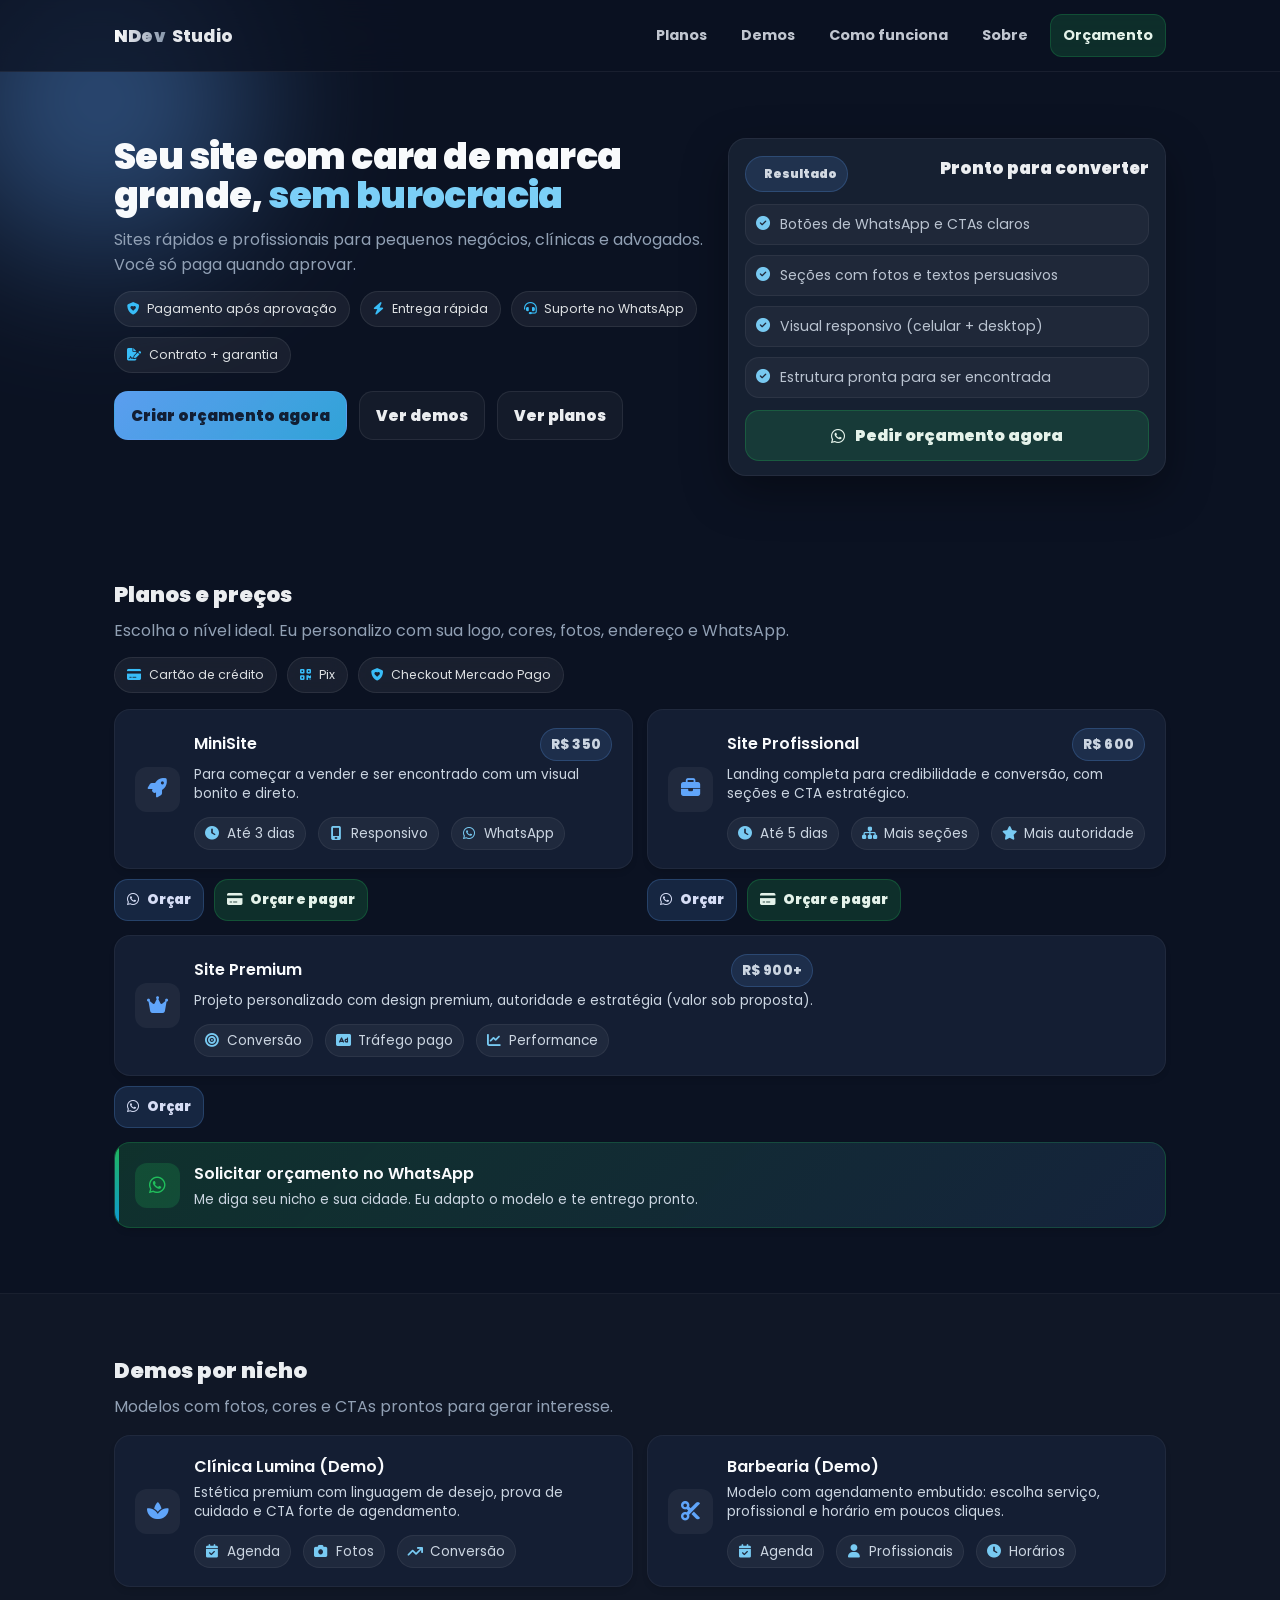
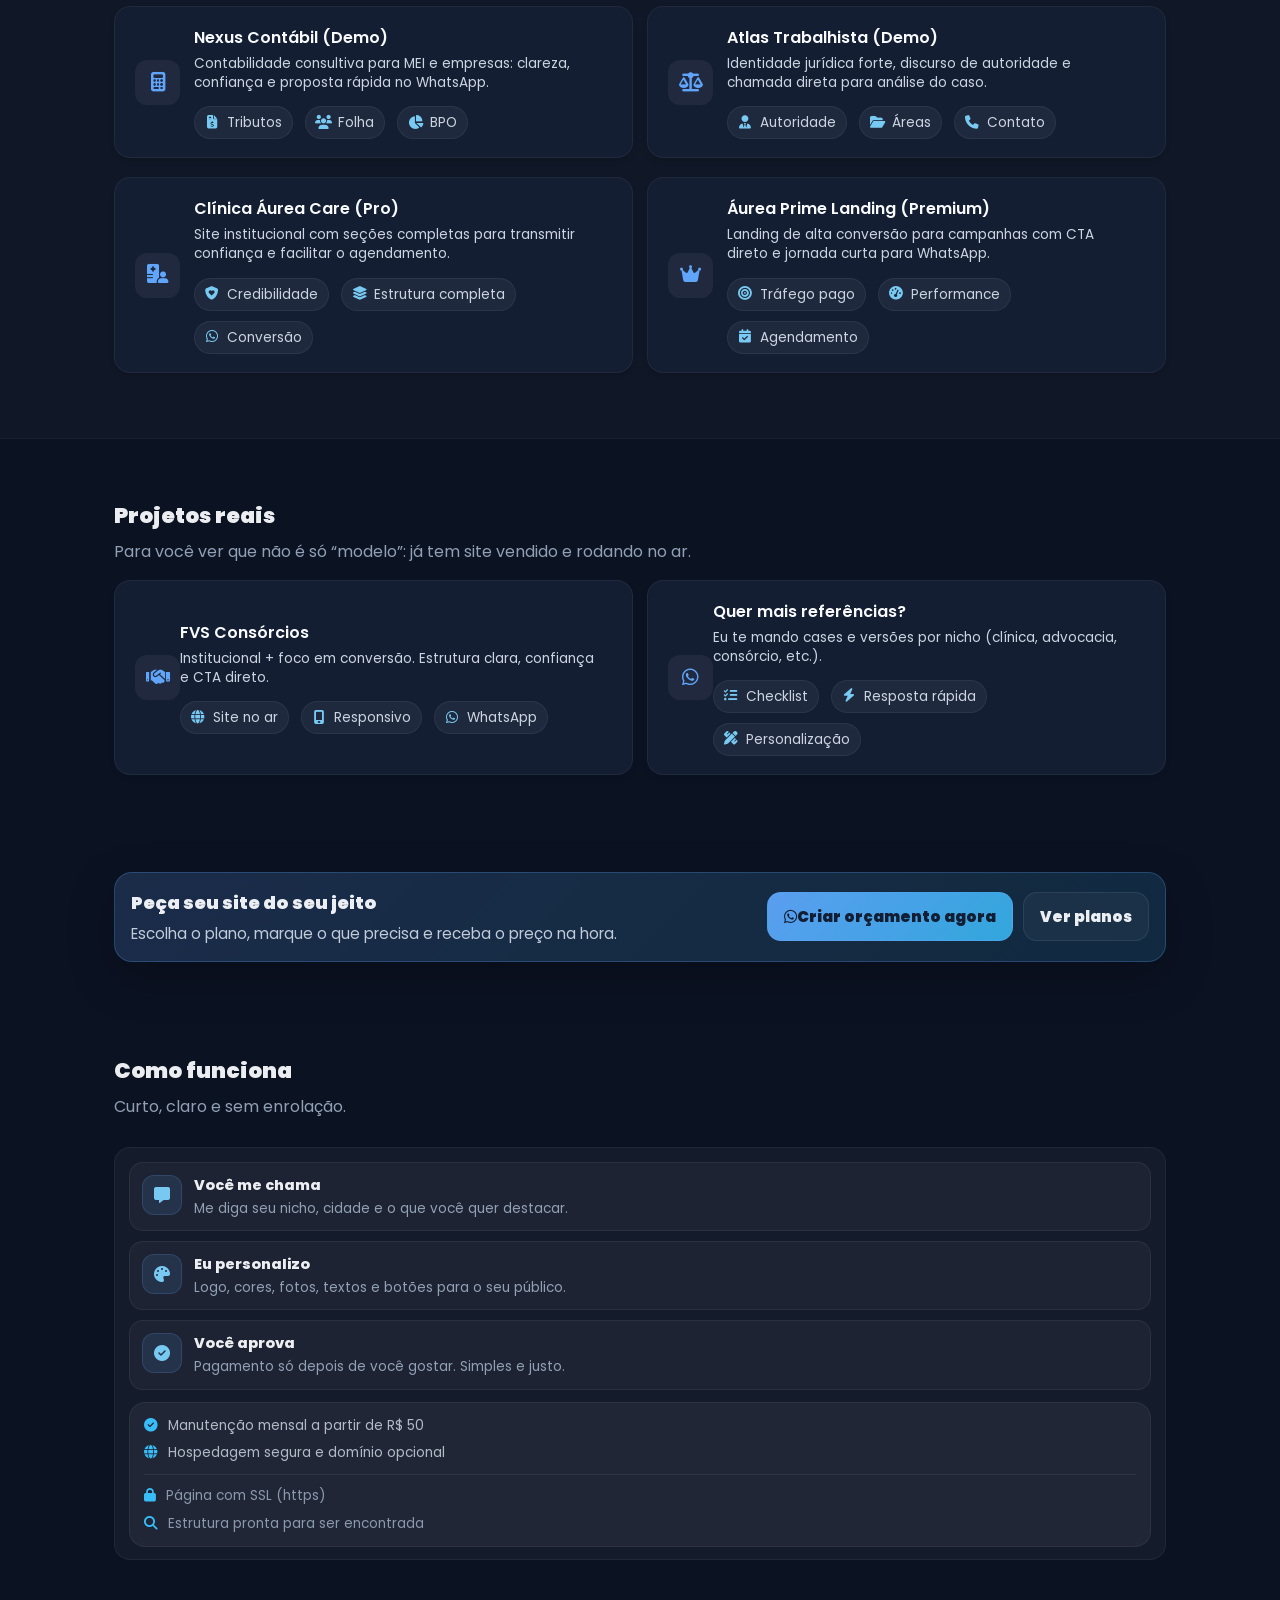
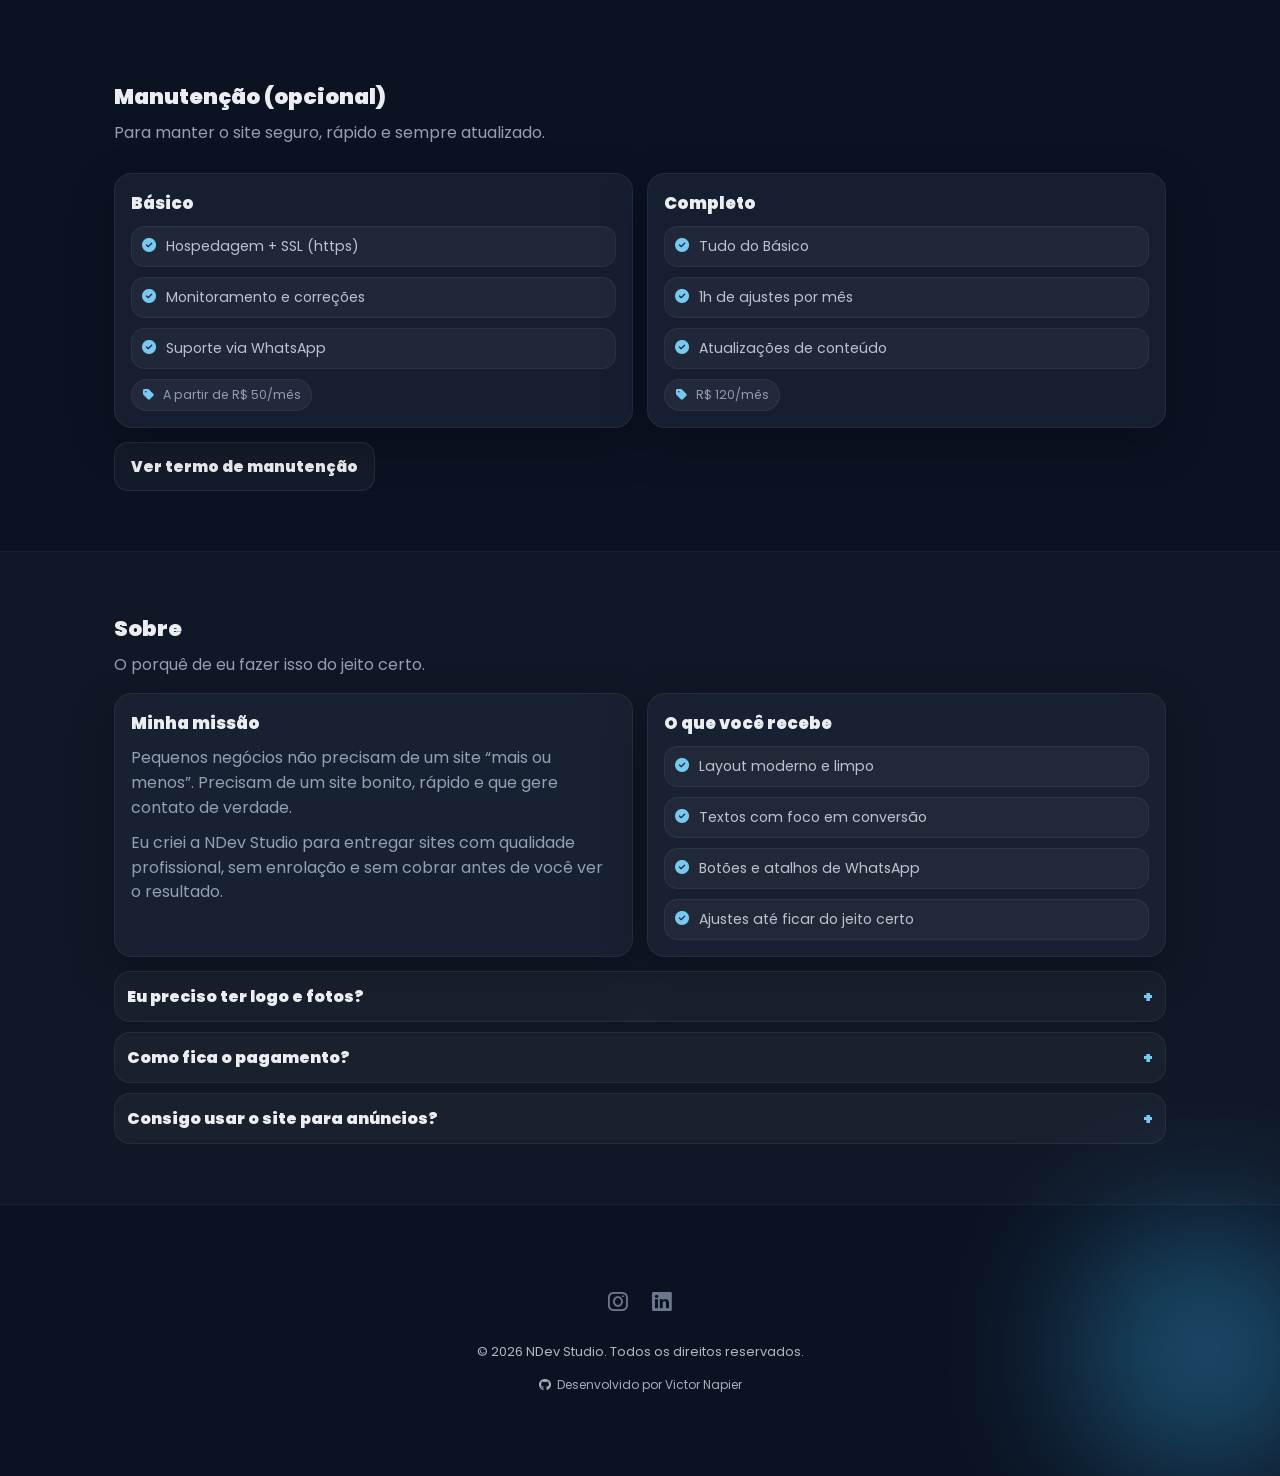
<file: NDev Studio/site/index.html>
<!DOCTYPE html>
<html lang="pt-br">
<head>
    <meta charset="UTF-8">
    <meta name="viewport" content="width=device-width, initial-scale=1.0">
    <title>NDev Studio | Sites Rápidos e Profissionais</title>
    <meta name="description" content="Sites rápidos e profissionais para pequenos negócios, clínicas e advogados. Você só paga quando aprovar. Orçamento pelo WhatsApp com checklist e preço na hora.">
    <link rel="stylesheet" href="css/style.css">
    <link href="https://fonts.googleapis.com/css2?family=Poppins:wght@300;400;600;700&display=swap" rel="stylesheet">
    <link rel="stylesheet" href="https://cdnjs.cloudflare.com/ajax/libs/font-awesome/6.4.0/css/all.min.css">
</head>
<body>
    <header class="topbar">
        <div class="topbar-inner">
            <a class="brand" href="#inicio">
                <span class="brand-name"><span class="brand-ndev">NDev</span> <span class="brand-studio">Studio</span></span>
            </a>
            <input id="nav-toggle" class="nav-toggle-input" type="checkbox">
            <label class="nav-toggle" for="nav-toggle" aria-label="Abrir menu">
                <i class="fas fa-bars"></i>
            </label>
            <nav class="nav" aria-label="Navegação principal">
                <a href="#planos">Planos</a>
                <a href="#demos">Demos</a>
                <a href="#como-funciona">Como funciona</a>
                <a href="#sobre">Sobre</a>
                <a class="nav-cta" href="https://wa.me/5561982352620?text=Ol%C3%A1%2C%20quero%20um%20site%20para%20minha%20empresa.%20Pode%20me%20passar%20um%20or%C3%A7amento%20e%20exemplos%3F" target="_blank" rel="noreferrer">Orçamento</a>
            </nav>
        </div>
    </header>

    <main>
        <section id="interno" class="section">
            <div class="container">
                <div class="section-head">
                    <h2>Central do time (interno)</h2>
                    <p>Links prontos para fechamento e referência rápida da operação/comissões.</p>
                </div>

                <div class="about-grid">
                    <div class="about-card">
                        <h3>Links de fechamento (enviar pro cliente)</h3>
                        <div class="hero-actions">
                            <a class="button primary" href="index.html?mode=fechamento&plan=basic">Fechamento MiniSite</a>
                            <a class="button primary" href="index.html?mode=fechamento&plan=pro">Fechamento Profissional</a>
                            <a class="button primary" href="index.html?mode=fechamento&plan=premium">Fechamento Premium</a>
                            <a class="button ghost" href="index.html?mode=fechamento">Fechamento (sem plano)</a>
                        </div>
                        <p>Dica: dá pra pré-preencher dados no link. Ex.: <strong>?mode=fechamento&amp;plan=pro&amp;nome=Jo%C3%A3o&amp;nicho=Est%C3%A9tica&amp;cidade=Bras%C3%ADlia</strong></p>
                    </div>

                    <div class="about-card">
                        <h3>Equipe e comissões</h3>
                        <div class="checklist">
                            <div class="check"><i class="fas fa-circle-check"></i> Leonardo (Comercial/Fechamento): 15% MiniSite, 20% Profissional, Premium variável (após pagamento)</div>
                            <div class="check"><i class="fas fa-circle-check"></i> Wendel (Supervisor/Conversão): 15% MiniSite, 20% Profissional, Premium variável (após pagamento)</div>
                            <div class="check"><i class="fas fa-circle-check"></i> David (Dev/Execução): 30% por projeto que ele executar</div>
                            <div class="check"><i class="fas fa-circle-check"></i> Victor (Gestão): direção, precificação, qualidade, automação e crescimento</div>
                        </div>
                    </div>

                    <div class="about-card">
                        <h3>Preços e manutenção</h3>
                        <div class="checklist">
                            <div class="check"><i class="fas fa-tag"></i> MiniSite: R$ 350</div>
                            <div class="check"><i class="fas fa-tag"></i> Site Profissional: R$ 600</div>
                            <div class="check"><i class="fas fa-tag"></i> Site Premium: R$ 900+ (sob proposta)</div>
                            <div class="check"><i class="fas fa-repeat"></i> Manutenção: Básico (R$ 50–80/mês) • Completo (R$ 100–150/mês)</div>
                        </div>
                    </div>

                    <div class="about-card">
                        <h3>Meta e bônus</h3>
                        <div class="checklist">
                            <div class="check"><i class="fas fa-bullseye"></i> Meta inicial: R$ 9.000 a R$ 11.000/mês</div>
                            <div class="check"><i class="fas fa-trophy"></i> Se bater R$ 10.000 líquidos: bônus de R$ 600 pra cada membro principal</div>
                        </div>
                    </div>
                </div>
            </div>
        </section>

        <section id="inicio" class="hero">
            <div class="container">
                <div class="hero-grid">
                    <div class="hero-copy animate-fade-in">
                        <h1>Seu site com cara de marca grande, <span class="text-accent">sem burocracia</span></h1>
                        <p>Sites rápidos e profissionais para pequenos negócios, clínicas e advogados. Você só paga quando aprovar.</p>
                        <div class="pill-row">
                            <span class="pill"><i class="fas fa-shield-heart"></i> Pagamento após aprovação</span>
                            <span class="pill"><i class="fas fa-bolt"></i> Entrega rápida</span>
                            <span class="pill"><i class="fas fa-headset"></i> Suporte no WhatsApp</span>
                            <span class="pill"><i class="fas fa-file-signature"></i> Contrato + garantia</span>
                        </div>
                        <div class="hero-actions">
                            <a class="button primary js-open-quote" href="#orcamento">Criar orçamento agora</a>
                            <a class="button ghost" href="#demos">Ver demos</a>
                            <a class="button ghost" href="#planos">Ver planos</a>
                        </div>
                    </div>
                    <div class="hero-panel animate-slide-up" style="animation-delay: 0.12s;">
                        <div class="panel-title">
                            <div class="panel-badge"><i class="fas fa-sparkles"></i> Resultado</div>
                            <h2>Pronto para converter</h2>
                        </div>
                        <div class="panel-list">
                            <div class="panel-item"><i class="fas fa-circle-check"></i> Botões de WhatsApp e CTAs claros</div>
                            <div class="panel-item"><i class="fas fa-circle-check"></i> Seções com fotos e textos persuasivos</div>
                            <div class="panel-item"><i class="fas fa-circle-check"></i> Visual responsivo (celular + desktop)</div>
                            <div class="panel-item"><i class="fas fa-circle-check"></i> Estrutura pronta para ser encontrada</div>
                        </div>
                        <a class="panel-cta" href="https://wa.me/5561982352620?text=Ol%C3%A1%2C%20quero%20um%20site%20para%20minha%20empresa.%20Pode%20me%20passar%20um%20or%C3%A7amento%20e%20exemplos%3F" target="_blank" rel="noreferrer">
                            <i class="fab fa-whatsapp"></i> Pedir orçamento agora
                        </a>
                    </div>
                </div>
            </div>
        </section>

        <section id="planos" class="section">
            <div class="container">
                <div class="section-head">
                    <h2>Planos e preços</h2>
                    <p>Escolha o nível ideal. Eu personalizo com sua logo, cores, fotos, endereço e WhatsApp.</p>
                    <div class="pill-row">
                        <span class="pill"><i class="fas fa-credit-card"></i> Cartão de crédito</span>
                        <span class="pill"><i class="fas fa-qrcode"></i> Pix</span>
                        <span class="pill"><i class="fas fa-shield-heart"></i> Checkout Mercado Pago</span>
                    </div>
                </div>
                <div class="grid grid-2">
                    <div class="plan-item">
                        <div class="link-card plan plan-basic is-static animate-slide-up" style="animation-delay: 0.05s;">
                            <div class="icon-box">
                                <i class="fas fa-rocket"></i>
                            </div>
                            <div class="link-content">
                                <div class="text-content">
                                    <div class="card-top">
                                        <h3>MiniSite</h3>
                                        <span class="price">R$ 350</span>
                                    </div>
                                    <span class="subtitle">Para começar a vender e ser encontrado com um visual bonito e direto.</span>
                                    <div class="meta">
                                        <span><i class="fas fa-clock"></i> Até 3 dias</span>
                                        <span><i class="fas fa-mobile-screen"></i> Responsivo</span>
                                        <span><i class="fab fa-whatsapp"></i> WhatsApp</span>
                                    </div>
                                </div>
                            </div>
                        </div>
                        <div class="plan-actions">
                            <a class="quote-link" href="https://wa.me/5561982352620?text=Ol%C3%A1%21%20Quero%20or%C3%A7ar%20o%20MiniSite%20%28R%24%20350%29.%20Posso%20te%20passar%20meu%20nicho%20e%20cidade%3F" target="_blank" rel="noreferrer">
                                <i class="fab fa-whatsapp"></i> Orçar
                            </a>
                            <a class="pay-link js-open-quote-plan" href="#orcamento" data-plan="basic">
                                <i class="fas fa-credit-card"></i> Orçar e pagar
                            </a>
                        </div>
                    </div>
                    <div class="plan-item">
                        <div class="link-card plan plan-pro is-static animate-slide-up" style="animation-delay: 0.08s;">
                            <div class="icon-box">
                                <i class="fas fa-briefcase"></i>
                            </div>
                            <div class="link-content">
                                <div class="text-content">
                                    <div class="card-top">
                                        <h3>Site Profissional</h3>
                                        <span class="price">R$ 600</span>
                                    </div>
                                    <span class="subtitle">Landing completa para credibilidade e conversão, com seções e CTA estratégico.</span>
                                    <div class="meta">
                                        <span><i class="fas fa-clock"></i> Até 5 dias</span>
                                        <span><i class="fas fa-sitemap"></i> Mais seções</span>
                                        <span><i class="fas fa-star"></i> Mais autoridade</span>
                                    </div>
                                </div>
                            </div>
                        </div>
                        <div class="plan-actions">
                            <a class="quote-link" href="https://wa.me/5561982352620?text=Ol%C3%A1%21%20Quero%20or%C3%A7ar%20o%20Site%20Profissional%20%28R%24%20600%29.%20Posso%20te%20passar%20meu%20nicho%20e%20cidade%3F" target="_blank" rel="noreferrer">
                                <i class="fab fa-whatsapp"></i> Orçar
                            </a>
                            <a class="pay-link js-open-quote-plan" href="#orcamento" data-plan="pro">
                                <i class="fas fa-credit-card"></i> Orçar e pagar
                            </a>
                        </div>
                    </div>
                </div>
                <div class="grid grid-1">
                    <div class="plan-item">
                        <div class="link-card plan plan-premium is-static animate-slide-up" style="animation-delay: 0.12s;">
                            <div class="icon-box">
                                <i class="fas fa-crown"></i>
                            </div>
                            <div class="link-content">
                                <div class="text-content">
                                    <div class="card-top">
                                        <h3>Site Premium</h3>
                                        <span class="price">R$ 900+</span>
                                    </div>
                                    <span class="subtitle">Projeto personalizado com design premium, autoridade e estratégia (valor sob proposta).</span>
                                    <div class="meta">
                                        <span><i class="fas fa-bullseye"></i> Conversão</span>
                                        <span><i class="fas fa-rectangle-ad"></i> Tráfego pago</span>
                                        <span><i class="fas fa-chart-line"></i> Performance</span>
                                    </div>
                                </div>
                            </div>
                        </div>
                        <div class="plan-actions">
                            <a class="quote-link" href="https://wa.me/5561982352620?text=Ol%C3%A1%21%20Quero%20or%C3%A7ar%20o%20Site%20Premium%20%28valor%20sob%20proposta%29.%20Pode%20me%20passar%20os%20pr%C3%B3ximos%20passos%3F" target="_blank" rel="noreferrer">
                                <i class="fab fa-whatsapp"></i> Orçar
                            </a>
                        </div>
                    </div>
                </div>

                <div class="cta-row">
                    <a href="https://wa.me/5561982352620?text=Ol%C3%A1%2C%20quero%20um%20site%20para%20minha%20empresa.%20Pode%20me%20passar%20um%20or%C3%A7amento%20e%20exemplos%3F" target="_blank" rel="noreferrer" class="link-card cta-whatsapp animate-slide-up" style="animation-delay: 0.16s;">
                        <div class="icon-box">
                            <i class="fab fa-whatsapp"></i>
                        </div>
                        <div class="link-content">
                            <div class="text-content">
                                <h3>Solicitar orçamento no WhatsApp</h3>
                                <span class="subtitle">Me diga seu nicho e sua cidade. Eu adapto o modelo e te entrego pronto.</span>
                            </div>
                        </div>
                        <div class="arrow-icon">
                            <i class="fas fa-chevron-right"></i>
                        </div>
                    </a>
                </div>
            </div>
        </section>

        <section id="demos" class="section section-muted">
            <div class="container">
                <div class="section-head">
                    <h2>Demos por nicho</h2>
                    <p>Modelos com fotos, cores e CTAs prontos para gerar interesse.</p>
                </div>
                <div class="grid grid-2">
                    <a href="pages/clinica-estetica.html" class="link-card demo demo-estetica animate-slide-up" style="animation-delay: 0.05s;">
                        <div class="icon-box">
                            <i class="fas fa-spa"></i>
                        </div>
                        <div class="link-content">
                            <div class="text-content">
                                <h3>Clínica Lumina (Demo)</h3>
                                <span class="subtitle">Estética premium com linguagem de desejo, prova de cuidado e CTA forte de agendamento.</span>
                                <div class="meta">
                                    <span><i class="fas fa-calendar-check"></i> Agenda</span>
                                    <span><i class="fas fa-camera"></i> Fotos</span>
                                    <span><i class="fas fa-arrow-trend-up"></i> Conversão</span>
                                </div>
                            </div>
                        </div>
                        <div class="arrow-icon">
                            <i class="fas fa-chevron-right"></i>
                        </div>
                    </a>
                    <a href="pages/barbearia.html" class="link-card demo demo-advocacia animate-slide-up" style="animation-delay: 0.06s;">
                        <div class="icon-box">
                            <i class="fas fa-scissors"></i>
                        </div>
                        <div class="link-content">
                            <div class="text-content">
                                <h3>Barbearia (Demo)</h3>
                                <span class="subtitle">Modelo com agendamento embutido: escolha serviço, profissional e horário em poucos cliques.</span>
                                <div class="meta">
                                    <span><i class="fas fa-calendar-check"></i> Agenda</span>
                                    <span><i class="fas fa-user"></i> Profissionais</span>
                                    <span><i class="fas fa-clock"></i> Horários</span>
                                </div>
                            </div>
                        </div>
                        <div class="arrow-icon">
                            <i class="fas fa-chevron-right"></i>
                        </div>
                    </a>
                    <a href="pages/contabilidade.html" class="link-card demo demo-advocacia animate-slide-up" style="animation-delay: 0.07s;">
                        <div class="icon-box">
                            <i class="fas fa-calculator"></i>
                        </div>
                        <div class="link-content">
                            <div class="text-content">
                                <h3>Nexus Contábil (Demo)</h3>
                                <span class="subtitle">Contabilidade consultiva para MEI e empresas: clareza, confiança e proposta rápida no WhatsApp.</span>
                                <div class="meta">
                                    <span><i class="fas fa-file-invoice-dollar"></i> Tributos</span>
                                    <span><i class="fas fa-users"></i> Folha</span>
                                    <span><i class="fas fa-chart-pie"></i> BPO</span>
                                </div>
                            </div>
                        </div>
                        <div class="arrow-icon">
                            <i class="fas fa-chevron-right"></i>
                        </div>
                    </a>
                    <a href="pages/advocacia-trabalhista.html" class="link-card demo demo-advocacia animate-slide-up" style="animation-delay: 0.08s;">
                        <div class="icon-box">
                            <i class="fas fa-scale-balanced"></i>
                        </div>
                        <div class="link-content">
                            <div class="text-content">
                                <h3>Atlas Trabalhista (Demo)</h3>
                                <span class="subtitle">Identidade jurídica forte, discurso de autoridade e chamada direta para análise do caso.</span>
                                <div class="meta">
                                    <span><i class="fas fa-user-tie"></i> Autoridade</span>
                                    <span><i class="fas fa-folder-open"></i> Áreas</span>
                                    <span><i class="fas fa-phone"></i> Contato</span>
                                </div>
                            </div>
                        </div>
                        <div class="arrow-icon">
                            <i class="fas fa-chevron-right"></i>
                        </div>
                    </a>
                    <a href="pages/aurea-care-pro.html" class="link-card demo demo-estetica animate-slide-up" style="animation-delay: 0.11s;">
                        <div class="icon-box">
                            <i class="fas fa-hospital-user"></i>
                        </div>
                        <div class="link-content">
                            <div class="text-content">
                                <h3>Clínica Áurea Care (Pro)</h3>
                                <span class="subtitle">Site institucional com seções completas para transmitir confiança e facilitar o agendamento.</span>
                                <div class="meta">
                                    <span><i class="fas fa-shield-heart"></i> Credibilidade</span>
                                    <span><i class="fas fa-layer-group"></i> Estrutura completa</span>
                                    <span><i class="fab fa-whatsapp"></i> Conversão</span>
                                </div>
                            </div>
                        </div>
                        <div class="arrow-icon">
                            <i class="fas fa-chevron-right"></i>
                        </div>
                    </a>
                    <a href="pages/aurea-prime-landing.html" class="link-card demo demo-estetica animate-slide-up" style="animation-delay: 0.14s;">
                        <div class="icon-box">
                            <i class="fas fa-crown"></i>
                        </div>
                        <div class="link-content">
                            <div class="text-content">
                                <h3>Áurea Prime Landing (Premium)</h3>
                                <span class="subtitle">Landing de alta conversão para campanhas com CTA direto e jornada curta para WhatsApp.</span>
                                <div class="meta">
                                    <span><i class="fas fa-bullseye"></i> Tráfego pago</span>
                                    <span><i class="fas fa-gauge-high"></i> Performance</span>
                                    <span><i class="fas fa-calendar-check"></i> Agendamento</span>
                                </div>
                            </div>
                        </div>
                        <div class="arrow-icon">
                            <i class="fas fa-chevron-right"></i>
                        </div>
                    </a>
                </div>
            </div>
        </section>

        <section id="cases" class="section">
            <div class="container">
                <div class="section-head">
                    <h2>Projetos reais</h2>
                    <p>Para você ver que não é só “modelo”: já tem site vendido e rodando no ar.</p>
                </div>
                <div class="grid grid-2">
                    <a href="https://fvsconsorcios.com.br/" class="link-card demo animate-slide-up" style="animation-delay: 0.05s;" target="_blank" rel="noreferrer">
                        <div class="icon-box">
                            <i class="fas fa-handshake"></i>
                        </div>
                        <div class="link-content">
                            <div class="text-content">
                                <h3>FVS Consórcios</h3>
                                <span class="subtitle">Institucional + foco em conversão. Estrutura clara, confiança e CTA direto.</span>
                                <div class="meta">
                                    <span><i class="fas fa-globe"></i> Site no ar</span>
                                    <span><i class="fas fa-mobile-screen"></i> Responsivo</span>
                                    <span><i class="fab fa-whatsapp"></i> WhatsApp</span>
                                </div>
                            </div>
                        </div>
                        <div class="arrow-icon">
                            <i class="fas fa-arrow-up-right-from-square"></i>
                        </div>
                    </a>
                    <a href="https://wa.me/5561982352620?text=Ol%C3%A1%21%20Quero%20ver%20mais%20projetos%20reais%20e%20um%20or%C3%A7amento%20para%20meu%20site.%20Meu%20nicho%20%C3%A9%20_____%20e%20minha%20cidade%20%C3%A9%20_____.%20" class="link-card demo animate-slide-up" style="animation-delay: 0.08s;" target="_blank" rel="noreferrer">
                        <div class="icon-box">
                            <i class="fab fa-whatsapp"></i>
                        </div>
                        <div class="link-content">
                            <div class="text-content">
                                <h3>Quer mais referências?</h3>
                                <span class="subtitle">Eu te mando cases e versões por nicho (clínica, advocacia, consórcio, etc.).</span>
                                <div class="meta">
                                    <span><i class="fas fa-list-check"></i> Checklist</span>
                                    <span><i class="fas fa-bolt"></i> Resposta rápida</span>
                                    <span><i class="fas fa-pen-ruler"></i> Personalização</span>
                                </div>
                            </div>
                        </div>
                        <div class="arrow-icon">
                            <i class="fas fa-chevron-right"></i>
                        </div>
                    </a>
                </div>
            </div>
        </section>

        <section class="conversion-band">
            <div class="container">
                <div class="band-inner animate-slide-up" style="animation-delay: 0.06s;">
                    <div class="band-copy">
                        <div class="band-title">Peça seu site do seu jeito</div>
                        <div class="band-sub">Escolha o plano, marque o que precisa e receba o preço na hora.</div>
                    </div>
                    <div class="band-actions">
                        <a class="button primary js-open-quote" href="#orcamento"><i class="fab fa-whatsapp"></i> Criar orçamento agora</a>
                        <a class="button ghost" href="#planos">Ver planos</a>
                    </div>
                </div>
            </div>
        </section>

        <section id="como-funciona" class="section">
            <div class="container">
                <div class="section-head">
                    <h2>Como funciona</h2>
                    <p>Curto, claro e sem enrolação.</p>
                </div>
                <div class="how-it-works animate-slide-up" style="animation-delay: 0.05s;">
                    <div class="steps">
                        <div class="step">
                            <div class="step-icon"><i class="fas fa-message"></i></div>
                            <div class="step-text">
                                <h3>Você me chama</h3>
                                <p>Me diga seu nicho, cidade e o que você quer destacar.</p>
                            </div>
                        </div>
                        <div class="step">
                            <div class="step-icon"><i class="fas fa-palette"></i></div>
                            <div class="step-text">
                                <h3>Eu personalizo</h3>
                                <p>Logo, cores, fotos, textos e botões para o seu público.</p>
                            </div>
                        </div>
                        <div class="step">
                            <div class="step-icon"><i class="fas fa-circle-check"></i></div>
                            <div class="step-text">
                                <h3>Você aprova</h3>
                                <p>Pagamento só depois de você gostar. Simples e justo.</p>
                            </div>
                        </div>
                    </div>
                    <div class="info-box">
                        <div class="info-row">
                            <span><i class="fas fa-check-circle"></i> Manutenção mensal a partir de R$ 50</span>
                            <span><i class="fas fa-globe"></i> Hospedagem segura e domínio opcional</span>
                        </div>
                        <div class="info-row subtle">
                            <span><i class="fas fa-lock"></i> Página com SSL (https)</span>
                            <span><i class="fas fa-magnifying-glass"></i> Estrutura pronta para ser encontrada</span>
                        </div>
                    </div>
                </div>
            </div>
        </section>

        <section id="manutencao" class="section">
            <div class="container">
                <div class="section-head">
                    <h2>Manutenção (opcional)</h2>
                    <p>Para manter o site seguro, rápido e sempre atualizado.</p>
                </div>
                <div class="maint-grid animate-slide-up" style="animation-delay: 0.05s;">
                    <div class="about-card">
                        <h3>Básico</h3>
                        <div class="checklist">
                            <div class="check"><i class="fas fa-circle-check"></i> Hospedagem + SSL (https)</div>
                            <div class="check"><i class="fas fa-circle-check"></i> Monitoramento e correções</div>
                            <div class="check"><i class="fas fa-circle-check"></i> Suporte via WhatsApp</div>
                        </div>
                        <div class="meta">
                            <span><i class="fas fa-tag"></i> A partir de R$ 50/mês</span>
                        </div>
                    </div>
                    <div class="about-card">
                        <h3>Completo</h3>
                        <div class="checklist">
                            <div class="check"><i class="fas fa-circle-check"></i> Tudo do Básico</div>
                            <div class="check"><i class="fas fa-circle-check"></i> 1h de ajustes por mês</div>
                            <div class="check"><i class="fas fa-circle-check"></i> Atualizações de conteúdo</div>
                        </div>
                        <div class="meta">
                            <span><i class="fas fa-tag"></i> R$ 120/mês</span>
                        </div>
                    </div>
                </div>
                <div class="cta-row">
                    <a class="button ghost js-open-contract" href="#termo">Ver termo de manutenção</a>
                </div>
            </div>
        </section>

        <section id="sobre" class="section section-muted">
            <div class="container">
                <div class="section-head">
                    <h2>Sobre</h2>
                    <p>O porquê de eu fazer isso do jeito certo.</p>
                </div>
                <div class="about-grid animate-slide-up" style="animation-delay: 0.05s;">
                    <div class="about-card">
                        <h3>Minha missão</h3>
                        <p>Pequenos negócios não precisam de um site “mais ou menos”. Precisam de um site bonito, rápido e que gere contato de verdade.</p>
                        <p>Eu criei a NDev Studio para entregar sites com qualidade profissional, sem enrolação e sem cobrar antes de você ver o resultado.</p>
                    </div>
                    <div class="about-card">
                        <h3>O que você recebe</h3>
                        <div class="checklist">
                            <div class="check"><i class="fas fa-circle-check"></i> Layout moderno e limpo</div>
                            <div class="check"><i class="fas fa-circle-check"></i> Textos com foco em conversão</div>
                            <div class="check"><i class="fas fa-circle-check"></i> Botões e atalhos de WhatsApp</div>
                            <div class="check"><i class="fas fa-circle-check"></i> Ajustes até ficar do jeito certo</div>
                        </div>
                    </div>
                </div>
                <div class="faq animate-slide-up" style="animation-delay: 0.08s;">
                    <details>
                        <summary>Eu preciso ter logo e fotos?</summary>
                        <p>Se tiver, ótimo. Se não tiver, eu adapto com conteúdo e fotos genéricas que combinam com seu nicho, e depois você pode trocar quando quiser.</p>
                    </details>
                    <details>
                        <summary>Como fica o pagamento?</summary>
                        <p>Você só paga depois de ver o site pronto e aprovar. A ideia é confiança e entrega real, não promessa.</p>
                    </details>
                    <details>
                        <summary>Consigo usar o site para anúncios?</summary>
                        <p>Sim. Principalmente no Premium, que é pensado para campanhas e conversão. Nos outros planos, dá para anunciar também.</p>
                    </details>
                </div>
            </div>
        </section>
    </main>

    <div class="modal" id="quote-modal" aria-hidden="true">
        <div class="modal-overlay" data-close="quote"></div>
        <div class="modal-card" role="dialog" aria-modal="true" aria-labelledby="quote-title">
            <div class="modal-head">
                <h3 id="quote-title">Criar orçamento</h3>
                <button class="icon-button" type="button" data-close="quote" aria-label="Fechar">
                    <i class="fas fa-xmark"></i>
                </button>
            </div>
            <div class="modal-body">
                <div class="form-grid">
                    <label class="field">
                        <span>Seu nome</span>
                        <input id="q-name" type="text" placeholder="Ex: João" autocomplete="name">
                    </label>
                    <label class="field">
                        <span>Seu negócio</span>
                        <input id="q-business" type="text" placeholder="Ex: Clínica Estética" autocomplete="organization">
                    </label>
                    <label class="field">
                        <span>Nicho</span>
                        <input id="q-niche" type="text" placeholder="Ex: Estética, Advocacia, Restaurante">
                    </label>
                    <label class="field">
                        <span>Cidade</span>
                        <input id="q-city" type="text" placeholder="Ex: Brasília - DF" autocomplete="address-level2">
                    </label>
                    <label class="field">
                        <span>Instagram (opcional)</span>
                        <input id="q-instagram" type="text" placeholder="@seuperfil">
                    </label>
                    <label class="field">
                        <span>Plano base</span>
                        <select id="q-plan">
                            <option value="basic">MiniSite (R$ 350)</option>
                            <option value="pro">Profissional (R$ 600)</option>
                            <option value="premium">Premium (sob proposta)</option>
                        </select>
                    </label>
                </div>

                <details class="form-disclosure" id="q-extras">
                    <summary>
                        Checklist do site
                        <span class="disclosure-hint">Opcional</span>
                    </summary>
                    <div class="form-block-inner">
                        <div class="form-toolbar">
                            <button id="q-clear" class="button ghost" type="button">Desmarcar tudo</button>
                        </div>
                        <div class="check-grid">
                            <label class="check-option"><input id="q-domain" type="checkbox"> <span>Domínio personalizado (.com.br) (anual)</span></label>
                            <label class="check-option"><input id="q-copy" type="checkbox"> <span>Textos persuasivos (copy)</span></label>
                            <label class="check-option"><input id="q-analytics" type="checkbox"> <span>Pixel/Analytics (configuração + alinhamento com equipe)</span></label>
                            <label class="check-option"><input id="q-seo" type="checkbox"> <span>SEO básico (títulos e meta)</span></label>
                            <label class="check-option"><input id="q-extra" type="checkbox"> <span>Seção extra no site</span></label>
                            <label class="check-option"><input id="q-logo" type="checkbox"> <span>Criação de logo (opcional)</span></label>
                            <label class="check-option"><input id="q-forms" type="checkbox"> <span>Formulário de contato avançado</span></label>
                            <label class="check-option"><input id="q-gallery" type="checkbox"> <span>Galeria/Portfólio</span></label>
                            <label class="check-option"><input id="q-faq" type="checkbox"> <span>FAQ personalizado</span></label>
                            <label class="check-option"><input id="q-igfeed" type="checkbox"> <span>Integração do feed do Instagram</span></label>
                            <label class="check-option"><input id="q-gmb" type="checkbox"> <span>Google Meu Negócio (link/otimização básica)</span></label>
                            <label class="check-option"><input id="q-map" type="checkbox"> <span>Mapa Google Maps (embed)</span></label>
                            <label class="check-option"><input id="q-email" type="checkbox"> <span>Configurar e-mail profissional (custo de terceiros à parte)</span></label>
                            <label class="check-option"><input id="q-chat" type="checkbox"> <span>Chat/WhatsApp flutuante</span></label>
                            <label class="check-option"><input id="q-cta" type="checkbox"> <span>Botão CTA flutuante</span></label>
                            <label class="check-option"><input id="q-testimonials" type="checkbox"> <span>Seção de depoimentos</span></label>
                        </div>
                    </div>
                </details>

                <details class="form-disclosure" id="q-maintenance">
                    <summary>
                        Manutenção
                        <span class="disclosure-hint">Opcional</span>
                    </summary>
                    <div class="form-block-inner">
                        <div class="form-grid">
                            <label class="field">
                                <span>Plano mensal</span>
                                <select id="q-maint">
                                    <option value="none">Sem manutenção</option>
                                    <option value="basic">Básico (a partir de R$ 50/mês)</option>
                                    <option value="full">Completo (R$ 120/mês)</option>
                                </select>
                            </label>
                        </div>
                    </div>
                </details>
            </div>
            <div class="modal-foot">
                <div class="quote-summary" aria-live="polite">
                    <div class="quote-line">
                        <span>Desenvolvimento</span>
                        <strong id="q-total">R$ 350</strong>
                    </div>
                    <div class="quote-line">
                        <span>Manutenção</span>
                        <strong id="q-monthly">—</strong>
                    </div>
                </div>

                <div class="modal-actions">
                    <a class="button primary" id="q-send" href="#" target="_blank" rel="noreferrer">
                        <i class="fab fa-whatsapp"></i> Enviar no WhatsApp
                    </a>
                    <a class="button ghost is-disabled" id="q-pay" href="#" target="_blank" rel="noreferrer" aria-disabled="true">
                        <i class="fas fa-credit-card"></i> Gerar link de pagamento
                    </a>
                    <button class="button ghost" type="button" data-close="quote">Fechar</button>
                </div>
            </div>
        </div>
    </div>

    <div class="modal" id="contract-modal" aria-hidden="true">
        <div class="modal-overlay" data-close="contract"></div>
        <div class="modal-card modal-card-wide" role="dialog" aria-modal="true" aria-labelledby="contract-title">
            <div class="modal-head">
                <h3 id="contract-title">Contrato de prestação de serviços</h3>
                <button class="icon-button" type="button" data-close="contract" aria-label="Fechar">
                    <i class="fas fa-xmark"></i>
                </button>
            </div>
            <div class="modal-body">
                <div class="term-actions">
                    <button class="button ghost" id="term-toggle" type="button" aria-controls="term-box" aria-expanded="false">Ler contrato</button>
                </div>
                <div class="term-box" id="term-box">
                    <strong>Partes</strong><br>
                    Prestador: NDev Studio.<br>
                    Cliente: conforme dados abaixo.<br><br>
                    <strong>Objeto</strong><br>
                    Prestação de serviços de desenvolvimento de site e/ou manutenção mensal, conforme proposta e plano selecionados, com foco na melhor experiência do usuário e observância das leis brasileiras (inclusive LGPD).<br><br>
                    <strong>Escopo de desenvolvimento</strong><br>
                    Inclui criação e configuração do site conforme proposta/comercial e checklist acordado (layout, páginas, seções e integrações). Ajustes pontuais durante a fase de homologação estão incluídos. Demandas fora do escopo serão orçadas à parte.<br><br>
                    <strong>Manutenção mensal</strong><br>
                    Inclui suporte em horário comercial, pequenos ajustes de conteúdo (texto, imagens, botões), correções técnicas e monitoramento/hospedagem quando aplicável, conforme plano de manutenção escolhido (Básico/Completo). Alterações estruturais, novas funcionalidades e páginas extensas são serviços adicionais.<br><br>
                    <strong>Conteúdo e responsabilidade</strong><br>
                    O cliente é responsável pelos conteúdos publicados (textos, imagens, marcas, dados). É vedado o uso para fins ilícitos. Em caso de suspeita ou confirmação de uso indevido, o prestador poderá suspender o serviço, comunicando o cliente.<br><br>
                    <strong>LGPD e privacidade</strong><br>
                    As partes se comprometem a tratar dados pessoais apenas para a finalidade do contrato. O cliente deverá fornecer base legal e instruções para coleta/uso de dados em formulários, integrações e ferramentas de análise, responsabilizando-se pela transparência com os titulares.<br><br>
                    <strong>Propriedade intelectual</strong><br>
                    O conteúdo do cliente permanece de sua titularidade. O código desenvolvido para o projeto é licenciado ao cliente para uso no site, podendo conter componentes/temas/terceiros com suas respectivas licenças. Bibliotecas e serviços de terceiros seguem suas próprias condições.<br><br>
                    <strong>Prazos e aceite</strong><br>
                    Entregas parciais serão apresentadas para validação. O aceite ocorre com a publicação do site ou confirmação por escrito. Após aceite, alterações que extrapolem o escopo original serão consideradas novas demandas.<br><br>
                    <strong>Pagamentos</strong><br>
                    Desenvolvimento: conforme proposta (à vista/parcelado). Manutenção: recorrente mensal, com vencimento conforme plano. Atrasos podem acarretar suspensão até regularização. Cancelamento da manutenção pode ocorrer a qualquer tempo, com aviso prévio de 7 dias.<br><br>
                    <strong>Garantia</strong><br>
                    Correção de defeitos técnicos identificados em até 30 dias após a entrega/homologação, desde que não decorrentes de alterações de terceiros, má utilização ou mudanças externas (APIs, provedores).<br><br>
                    <strong>Limitação de responsabilidade</strong><br>
                    O prestador não responde por indisponibilidades causadas por provedores externos, força maior ou atos de terceiros, comprometendo-se a envidar esforços para mitigar e restaurar o serviço quando possível.<br><br>
                    <strong>Rescisão</strong><br>
                    Qualquer parte pode rescindir com aviso prévio de 7 dias. Em rescisão, serão entregues ao cliente os materiais e acessos sob sua titularidade, observadas eventuais pendências financeiras e licenças de terceiros.<br><br>
                    <strong>Comunicações</strong><br>
                    O canal oficial de atendimento será WhatsApp/e-mail informado, para solicitações, aprovações e registros.<br><br>
                    <strong>Foro</strong><br>
                    Elegem as partes o foro da Comarca de Brasília/DF, com renúncia a qualquer outro, para dirimir dúvidas oriundas deste contrato.<br><br>
                    <strong>Aceite</strong><br>
                    Ao assinar e enviar, o cliente declara ciência e concordância com todas as condições acima.
                </div>

                <div class="form-block">
                    <div class="form-title">Dados para assinatura</div>
                    <div class="form-grid">
                        <label class="field">
                            <span>Nome completo</span>
                            <input id="c-name" type="text" placeholder="Nome do cliente">
                        </label>
                        <label class="field">
                            <span>CPF/CNPJ</span>
                            <input id="c-doc" type="text" placeholder="Somente números">
                        </label>
                        <label class="field">
                            <span>Email (opcional)</span>
                            <input id="c-email" type="email" placeholder="email@exemplo.com" autocomplete="email">
                        </label>
                        <label class="field">
                            <span>Plano</span>
                            <select id="c-plan">
                                <option value="basic">Básico (a partir de R$ 50/mês)</option>
                                <option value="full">Completo (R$ 120/mês)</option>
                            </select>
                        </label>
                    </div>
                </div>

                <div class="form-block">
                    <div class="form-title">Assinatura</div>
                    <canvas class="sign-canvas" id="sign" width="680" height="180"></canvas>
                    <div class="hint-box" id="sign-hint">
                        Para liberar o envio, baixe sua assinatura (PNG) e anexe no WhatsApp.
                    </div>
                    <div class="modal-actions">
                        <button class="button ghost" type="button" id="sign-clear">Limpar assinatura</button>
                        <button class="button ghost" type="button" id="term-download">Baixar termo (.txt)</button>
                        <button class="button ghost" type="button" id="sign-download">Baixar assinatura (PNG)</button>
                    </div>
                    <label class="check-option check-option-wide">
                        <input id="c-accept" type="checkbox">
                        <span>Li e aceito o contrato de prestação de serviços</span>
                    </label>
                </div>

                <div class="modal-actions">
                    <a class="button primary" id="c-send" href="#" target="_blank" rel="noreferrer">
                        <i class="fab fa-whatsapp"></i> Assinar e enviar no WhatsApp
                    </a>
                    <button class="button ghost" type="button" data-close="contract">Fechar</button>
                </div>
            </div>
        </div>
    </div>

    <div class="mobile-cta" aria-label="Ações rápidas">
        <button class="mobile-cta-btn mobile-cta-primary js-open-quote" type="button">
            <i class="fas fa-bolt"></i> Orçamento
        </button>
        <a class="mobile-cta-btn mobile-cta-secondary" href="https://wa.me/5561982352620?text=Ol%C3%A1%2C%20quero%20um%20site%20para%20minha%20empresa.%20Pode%20me%20passar%20um%20or%C3%A7amento%20e%20exemplos%3F" target="_blank" rel="noreferrer">
            <i class="fab fa-whatsapp"></i> WhatsApp
        </a>
    </div>

    <footer class="footer">
        <div class="container">
            <div class="social-links">
                <a href="https://www.instagram.com/7napier/" target="_blank" rel="noreferrer" aria-label="Instagram"><i class="fab fa-instagram"></i></a>
                <a href="https://www.linkedin.com/in/victorhvnapier/" target="_blank" rel="noreferrer" aria-label="LinkedIn"><i class="fab fa-linkedin"></i></a>
            </div>
            <p>&copy; 2026 NDev Studio. Todos os direitos reservados.</p>
            <a href="https://github.com/NapierX7/" target="_blank" class="github-watermark">
                <i class="fab fa-github"></i> Desenvolvido por Victor Napier
            </a>
        </div>
    </footer>

    <!-- Background Decoration -->
    <div class="bg-shape shape-1"></div>
    <div class="bg-shape shape-2"></div>

    <script>
        const quoteModal = document.getElementById("quote-modal");
        const contractModal = document.getElementById("contract-modal");

        const q = {
            name: document.getElementById("q-name"),
            business: document.getElementById("q-business"),
            niche: document.getElementById("q-niche"),
            city: document.getElementById("q-city"),
            instagram: document.getElementById("q-instagram"),
            plan: document.getElementById("q-plan"),
            domain: document.getElementById("q-domain"),
            copy: document.getElementById("q-copy"),
            analytics: document.getElementById("q-analytics"),
            seo: document.getElementById("q-seo"),
            extra: document.getElementById("q-extra"),
            logo: document.getElementById("q-logo"),
            forms: document.getElementById("q-forms"),
            gallery: document.getElementById("q-gallery"),
            faq: document.getElementById("q-faq"),
            igfeed: document.getElementById("q-igfeed"),
            gmb: document.getElementById("q-gmb"),
            map: document.getElementById("q-map"),
            email: document.getElementById("q-email"),
            chat: document.getElementById("q-chat"),
            cta: document.getElementById("q-cta"),
            testimonials: document.getElementById("q-testimonials"),
            maint: document.getElementById("q-maint"),
            total: document.getElementById("q-total"),
            monthly: document.getElementById("q-monthly"),
            send: document.getElementById("q-send"),
            pay: document.getElementById("q-pay")
        };

        const PRICES = {
            plan: { basic: 350, pro: 600, premium: null },
            add: {
                domain: 100,
                copy: 120,
                analytics: 150,
                seo: 80,
                extra: 80,
                logo: 150,
                forms: 120,
                gallery: 120,
                faq: 80,
                igfeed: 100,
                gmb: 90,
                map: 60,
                email: 120,
                chat: 70,
                cta: 50,
                testimonials: 80
            },
            maint: { none: null, basic: 50, full: 120 }
        };

        const INCLUDED = {
            basic: new Set(["seo", "chat", "cta"]),
            pro: new Set(["seo", "chat", "cta", "map", "gmb", "faq", "testimonials", "gallery", "forms"]),
            premium: new Set(["copy", "analytics", "seo", "extra", "logo", "forms", "gallery", "faq", "igfeed", "gmb", "map", "email", "chat", "cta", "testimonials"])
        };

        const CHECKBOX_BY_KEY = {
            domain: q.domain,
            copy: q.copy,
            analytics: q.analytics,
            seo: q.seo,
            extra: q.extra,
            logo: q.logo,
            forms: q.forms,
            gallery: q.gallery,
            faq: q.faq,
            igfeed: q.igfeed,
            gmb: q.gmb,
            map: q.map,
            email: q.email,
            chat: q.chat,
            cta: q.cta,
            testimonials: q.testimonials
        };

        const planState = {
            basic: null,
            pro: null,
            premium: null
        };

        let lastPlanKey = q.plan.value;
        let leadRef = null;

        const FALLBACK_PAY = {
            basic: "https://mpago.la/1yTysQn",
            pro: "https://mpago.la/2TBeZz2"
        };

        function openModal(modal) {
            modal.setAttribute("aria-hidden", "false");
            document.documentElement.classList.add("modal-open");
        }

        function closeModal(modal) {
            modal.setAttribute("aria-hidden", "true");
            document.documentElement.classList.remove("modal-open");
        }

        function brl(value) {
            return new Intl.NumberFormat("pt-BR", { style: "currency", currency: "BRL" }).format(value);
        }

        function generateLeadRef() {
            const now = new Date();
            const pad = (n) => String(n).padStart(2, "0");
            const y = now.getFullYear();
            const m = pad(now.getMonth() + 1);
            const d = pad(now.getDate());
            const hh = pad(now.getHours());
            const mm = pad(now.getMinutes());
            const rand = Math.random().toString(36).slice(2, 6).toUpperCase();
            return `${y}${m}${d}-${hh}${mm}-${rand}`;
        }

        function setDisabled(el, disabled) {
            if (!el) return;
            el.classList.toggle("is-disabled", disabled);
            el.setAttribute("aria-disabled", disabled ? "true" : "false");
        }

        function getChecklistState() {
            const state = {};
            for (const [key, el] of Object.entries(CHECKBOX_BY_KEY)) {
                if (!el) continue;
                state[key] = !!el.checked;
            }
            return state;
        }

        function setChecklistState(state) {
            for (const [key, el] of Object.entries(CHECKBOX_BY_KEY)) {
                if (!el) continue;
                el.checked = !!state?.[key];
            }
        }

        function defaultChecklistState(planKey) {
            const included = INCLUDED[planKey] ?? new Set();
            const state = {};
            for (const key of Object.keys(CHECKBOX_BY_KEY)) {
                state[key] = key === "domain" ? false : included.has(key);
            }
            return state;
        }

        function lockIncludedForPlan(planKey) {
            const included = INCLUDED[planKey] ?? new Set();
            for (const [key, el] of Object.entries(CHECKBOX_BY_KEY)) {
                if (!el) continue;
                const isIncluded = included.has(key);
                el.disabled = isIncluded;
                if (isIncluded) el.checked = true;
                const label = el.closest("label.check-option");
                if (!label) continue;
                let badge = label.querySelector(".badge-included");
                if (isIncluded) {
                    if (!badge) {
                        badge = document.createElement("span");
                        badge.className = "badge-included";
                        badge.textContent = "Incluído";
                        label.appendChild(badge);
                    }
                } else {
                    if (badge) badge.remove();
                }
            }
        }

        function ensurePlanState(planKey) {
            if (!planState[planKey]) planState[planKey] = defaultChecklistState(planKey);
        }

        function restorePlanState(planKey) {
            ensurePlanState(planKey);
            setChecklistState(planState[planKey]);
            lockIncludedForPlan(planKey);
        }

        function persistPlanState(planKey) {
            const included = INCLUDED[planKey] ?? new Set();
            const current = getChecklistState();
            const state = {};
            for (const key of Object.keys(current)) {
                if (included.has(key)) {
                    state[key] = true;
                } else {
                    state[key] = current[key];
                }
            }
            planState[planKey] = state;
        }

        function buildQuote() {
            const planKey = q.plan.value;
            const base = PRICES.plan[planKey];
            const addOns = [];
            let addTotal = 0;

            const included = INCLUDED[planKey] ?? new Set();
            const flags = [
                { key: "domain", label: "Domínio personalizado (anual)", checked: q.domain.checked, price: PRICES.add.domain },
                { key: "copy", label: "Textos persuasivos (copy)", checked: q.copy.checked, price: PRICES.add.copy },
                { key: "analytics", label: "Pixel/Analytics (configuração + alinhamento)", checked: q.analytics.checked, price: PRICES.add.analytics },
                { key: "seo", label: "SEO básico", checked: q.seo.checked, price: PRICES.add.seo },
                { key: "extra", label: "Seção extra", checked: q.extra.checked, price: PRICES.add.extra },
                { key: "logo", label: "Criação de logo", checked: q.logo.checked, price: PRICES.add.logo },
                { key: "forms", label: "Formulário de contato avançado", checked: q.forms.checked, price: PRICES.add.forms },
                { key: "gallery", label: "Galeria/Portfólio", checked: q.gallery.checked, price: PRICES.add.gallery },
                { key: "faq", label: "FAQ personalizado", checked: q.faq.checked, price: PRICES.add.faq },
                { key: "igfeed", label: "Feed do Instagram", checked: q.igfeed.checked, price: PRICES.add.igfeed },
                { key: "gmb", label: "Google Meu Negócio (básico)", checked: q.gmb.checked, price: PRICES.add.gmb },
                { key: "map", label: "Mapa Google Maps", checked: q.map.checked, price: PRICES.add.map },
                { key: "email", label: "E-mail profissional (setup)", checked: q.email.checked, price: PRICES.add.email },
                { key: "chat", label: "Chat/WhatsApp flutuante", checked: q.chat.checked, price: PRICES.add.chat },
                { key: "cta", label: "Botão CTA flutuante", checked: q.cta.checked, price: PRICES.add.cta },
                { key: "testimonials", label: "Seção de depoimentos", checked: q.testimonials.checked, price: PRICES.add.testimonials }
            ];

            for (const item of flags) {
                if (!item.checked) continue;
                const isIncluded = included.has(item.key);
                addOns.push({ label: item.label, price: item.price, included: isIncluded });
                if (!isIncluded) addTotal += item.price;
            }

            const maintKey = q.maint.value;
            const maintPrice = PRICES.maint[maintKey];

            const devTotal = base === null ? null : base + addTotal;
            q.total.textContent = devTotal === null ? "Sob proposta" : brl(devTotal);
            q.monthly.textContent = maintPrice ? `${brl(maintPrice)}/mês` : "—";

            const name = (q.name.value || "").trim();
            const business = (q.business.value || "").trim();
            const niche = (q.niche.value || "").trim();
            const city = (q.city.value || "").trim();
            const instagram = (q.instagram.value || "").trim();

            if (!leadRef) leadRef = generateLeadRef();

            const planLabel = planKey === "basic" ? "MiniSite" : planKey === "pro" ? "Profissional" : "Premium";
            const lines = [];
            lines.push("Olá! Quero um orçamento do meu site.");
            lines.push(`Ref: NDEV-${leadRef}`);
            if (name) lines.push(`Nome: ${name}`);
            if (business) lines.push(`Negócio: ${business}`);
            if (niche) lines.push(`Nicho: ${niche}`);
            if (city) lines.push(`Cidade: ${city}`);
            if (instagram) lines.push(`Instagram: ${instagram}`);
            lines.push(`Plano base: ${planLabel}`);
            if (addOns.length) {
                lines.push("Checklist:");
                for (const item of addOns) lines.push(`- ${item.label}${item.included ? " (incluído no plano)" : ` (+${brl(item.price)})`}`);
            } else {
                lines.push("Checklist: padrão do plano");
            }
            if (devTotal === null) {
                lines.push("Valor desenvolvimento: sob proposta");
            } else {
                lines.push(`Valor desenvolvimento: ${brl(devTotal)}`);
            }
            if (maintPrice) lines.push(`Manutenção: ${brl(maintPrice)}/mês`);
            lines.push("Pagamento somente após aprovação.");

            const msg = encodeURIComponent(lines.join("\n"));
            q.send.href = `https://wa.me/5561982352620?text=${msg}`;
            persistPlanState(planKey);

            const canPay = devTotal !== null;
            setDisabled(q.pay, !canPay);
            q.pay.href = canPay ? "#" : "#";
        }

        async function createPaymentPreference() {
            const planKey = q.plan.value;
            const base = PRICES.plan[planKey];
            if (base === null) {
                return { ok: false, error: "plan_requires_proposal" };
            }

            const payload = {
                planKey,
                maintKey: q.maint.value,
                leadRef: leadRef || generateLeadRef(),
                lead: {
                    name: (q.name.value || "").trim(),
                    business: (q.business.value || "").trim(),
                    niche: (q.niche.value || "").trim(),
                    city: (q.city.value || "").trim(),
                    instagram: (q.instagram.value || "").trim()
                },
                addOns: getChecklistState()
            };

            try {
                const res = await fetch("/.netlify/functions/mp-create-preference", {
                    method: "POST",
                    headers: {
                        "Content-Type": "application/json",
                        "Accept": "application/json"
                    },
                    body: JSON.stringify(payload)
                });
                const json = await res.json().catch(() => null);
                if (!res.ok || !json?.ok) {
                    return { ok: false, error: "preference_creation_failed", details: json };
                }
                return { ok: true, preference: json.preference };
            } catch {
                const fallback = FALLBACK_PAY[planKey];
                if (fallback) return { ok: true, preference: { init_point: fallback } };
                return { ok: false, error: "network_error" };
            }
        }

        async function handlePayClick(e) {
            e.preventDefault();
            if (q.pay.getAttribute("aria-disabled") === "true") return;

            const original = q.pay.innerHTML;
            q.pay.innerHTML = '<i class="fas fa-spinner"></i> Gerando pagamento…';
            setDisabled(q.pay, true);

            const result = await createPaymentPreference();
            if (result.ok && result.preference?.init_point) {
                try {
                    localStorage.setItem("ndev_last_payment_ref", `NDEV-${leadRef}`);
                } catch {}
                window.open(result.preference.init_point, "_blank", "noopener,noreferrer");
                q.pay.innerHTML = '<i class="fas fa-circle-check"></i> Pagamento aberto';
                return;
            }

            q.pay.innerHTML = original;
            buildQuote();
        }

        function bindModalTriggers() {
            const clearBtn = document.getElementById("q-clear");
            if (clearBtn) {
                clearBtn.addEventListener("click", () => {
                    const planKey = q.plan.value;
                    const included = INCLUDED[planKey] ?? new Set();
                    for (const [key, el] of Object.entries(CHECKBOX_BY_KEY)) {
                        if (!el) continue;
                        if (included.has(key)) {
                            el.checked = true;
                        } else {
                            el.checked = false;
                        }
                    }
                    buildQuote();
                });
            }

            for (const el of document.querySelectorAll(".js-open-quote, .js-open-quote-plan")) {
                el.addEventListener("click", (e) => {
                    e.preventDefault();
                    leadRef = generateLeadRef();
                    const selectedPlan = el.getAttribute("data-plan");
                    if (selectedPlan && PRICES.plan[selectedPlan] !== undefined) {
                        q.plan.value = selectedPlan;
                    }
                    lastPlanKey = q.plan.value;
                    restorePlanState(lastPlanKey);
                    buildQuote();
                    openModal(quoteModal);
                });
            }

            for (const el of document.querySelectorAll(".js-open-contract")) {
                el.addEventListener("click", (e) => {
                    e.preventDefault();
                    setContractExpanded(false);
                    openModal(contractModal);
                });
            }

            for (const el of document.querySelectorAll("[data-close]")) {
                el.addEventListener("click", () => {
                    const target = el.getAttribute("data-close");
                    if (target === "quote") closeModal(quoteModal);
                    if (target === "contract") closeModal(contractModal);
                });
            }

            document.addEventListener("keydown", (e) => {
                if (e.key !== "Escape") return;
                if (quoteModal.getAttribute("aria-hidden") === "false") closeModal(quoteModal);
                if (contractModal.getAttribute("aria-hidden") === "false") closeModal(contractModal);
            });
        }

        for (const el of [
            q.name, q.business, q.niche, q.city, q.instagram,
            q.domain, q.copy, q.analytics, q.seo, q.extra, q.logo,
            q.forms, q.gallery, q.faq, q.igfeed, q.gmb, q.map, q.email, q.chat, q.cta, q.testimonials,
            q.maint
        ]) {
            el.addEventListener("input", buildQuote);
            el.addEventListener("change", buildQuote);
        }

        if (q.pay) {
            q.pay.addEventListener("click", handlePayClick);
        }

        q.plan.addEventListener("change", () => {
            persistPlanState(lastPlanKey);
            lastPlanKey = q.plan.value;
            restorePlanState(lastPlanKey);
            buildQuote();
        });

        const c = {
            name: document.getElementById("c-name"),
            doc: document.getElementById("c-doc"),
            email: document.getElementById("c-email"),
            plan: document.getElementById("c-plan"),
            accept: document.getElementById("c-accept"),
            send: document.getElementById("c-send"),
            termDownload: document.getElementById("term-download"),
            signDownload: document.getElementById("sign-download"),
            signClear: document.getElementById("sign-clear"),
            termBox: document.getElementById("term-box"),
            termToggle: document.getElementById("term-toggle")
        };

        function setContractExpanded(expanded) {
            if (!c.termBox || !c.termToggle) return;
            c.termBox.classList.toggle("is-expanded", expanded);
            c.termToggle.setAttribute("aria-expanded", expanded ? "true" : "false");
            c.termToggle.textContent = expanded ? "Recolher contrato" : "Ler contrato";
        }

        const canvas = document.getElementById("sign");
        const ctx = canvas.getContext("2d");
        let drawing = false;
        let last = null;
        let signatureDownloaded = false;

        function resizeCanvas() {
            const ratio = window.devicePixelRatio || 1;
            const rect = canvas.getBoundingClientRect();
            canvas.width = Math.round(rect.width * ratio);
            canvas.height = Math.round(rect.height * ratio);
            ctx.setTransform(ratio, 0, 0, ratio, 0, 0);
            ctx.lineWidth = 2.2;
            ctx.lineCap = "round";
            ctx.strokeStyle = "rgba(248, 250, 252, 0.95)";
        }

        function pointFromEvent(e) {
            const rect = canvas.getBoundingClientRect();
            const x = (e.touches ? e.touches[0].clientX : e.clientX) - rect.left;
            const y = (e.touches ? e.touches[0].clientY : e.clientY) - rect.top;
            return { x, y };
        }

        function startDraw(e) {
            drawing = true;
            signatureDownloaded = false;
            updateSignHint();
            buildContractMessage();
            last = pointFromEvent(e);
        }

        function moveDraw(e) {
            if (!drawing) return;
            const p = pointFromEvent(e);
            ctx.beginPath();
            ctx.moveTo(last.x, last.y);
            ctx.lineTo(p.x, p.y);
            ctx.stroke();
            last = p;
            e.preventDefault();
        }

        function endDraw() {
            drawing = false;
            last = null;
        }

        function clearSign() {
            ctx.clearRect(0, 0, canvas.width, canvas.height);
            signatureDownloaded = false;
            updateSignHint();
            buildContractMessage();
        }

        function downloadText(filename, text) {
            const blob = new Blob([text], { type: "text/plain;charset=utf-8" });
            const url = URL.createObjectURL(blob);
            const a = document.createElement("a");
            a.href = url;
            a.download = filename;
            document.body.appendChild(a);
            a.click();
            a.remove();
            URL.revokeObjectURL(url);
        }

        function downloadPng(filename) {
            const url = canvas.toDataURL("image/png");
            const a = document.createElement("a");
            a.href = url;
            a.download = filename;
            document.body.appendChild(a);
            a.click();
            a.remove();
        }

        function updateSignHint() {
            const hint = document.getElementById("sign-hint");
            if (!hint) return;
            if (signatureDownloaded) {
                hint.textContent = "Assinatura baixada. Agora você pode enviar no WhatsApp.";
                hint.classList.add("is-success");
            } else {
                hint.textContent = "Para liberar o envio, baixe sua assinatura (PNG) e anexe no WhatsApp.";
                hint.classList.remove("is-success");
            }
        }

        function buildContractMessage() {
            const name = (c.name.value || "").trim();
            const doc = (c.doc.value || "").trim();
            const email = (c.email.value || "").trim();
            const planKey = c.plan.value;
            const planLabel = planKey === "basic" ? "Básico (a partir de R$ 50/mês)" : "Completo (R$ 120/mês)";
            const accepted = c.accept.checked;

            const lines = [];
            lines.push("Olá! Quero assinar o contrato de prestação de serviços (desenvolvimento/manutenção).");
            if (name) lines.push(`Nome: ${name}`);
            if (doc) lines.push(`CPF/CNPJ: ${doc}`);
            if (email) lines.push(`Email: ${email}`);
            lines.push(`Plano de manutenção: ${planLabel}`);
            lines.push(`Aceite: ${accepted ? "SIM" : "NÃO"}`);
            lines.push("Vou anexar a assinatura (PNG) na conversa.");

            const msg = encodeURIComponent(lines.join("\n"));
            const canSend = accepted && name.length > 2 && doc.length > 5 && signatureDownloaded;
            c.send.href = canSend ? `https://wa.me/5561982352620?text=${msg}` : "#";
            c.send.setAttribute("aria-disabled", canSend ? "false" : "true");
            c.send.classList.toggle("is-disabled", !canSend);
        }

        c.termDownload.addEventListener("click", () => {
            const name = (c.name.value || "").trim();
            const doc = (c.doc.value || "").trim();
            const email = (c.email.value || "").trim();
            const planKey = c.plan.value;
            const planLabel = planKey === "basic" ? "Básico (a partir de R$ 50/mês)" : "Completo (R$ 120/mês)";
            const accepted = c.accept.checked ? "SIM" : "NÃO";
            const header = [
                "CONTRATO DE PRESTAÇÃO DE SERVIÇOS - NDev Studio",
                `Cliente: ${name || "-"}`,
                `CPF/CNPJ: ${doc || "-"}`,
                `Email: ${email || "-"}`,
                `Plano de manutenção: ${planLabel}`,
                `Aceite: ${accepted}`,
                `Data: ${new Date().toLocaleString("pt-BR")}`,
                "",
            ].join("\n");
            const term = c.termBox.innerText.replace(/\n\n+/g, "\n\n");
            downloadText("contrato-ndev.txt", `${header}${term}\n`);
        });

        c.signDownload.addEventListener("click", () => {
            downloadPng("assinatura-ndev.png");
            signatureDownloaded = true;
            updateSignHint();
            buildContractMessage();
        });
        c.signClear.addEventListener("click", clearSign);
        if (c.termToggle) {
            c.termToggle.addEventListener("click", () => {
                const expanded = c.termToggle.getAttribute("aria-expanded") === "true";
                setContractExpanded(!expanded);
            });
        }

        for (const el of [c.name, c.doc, c.email, c.plan, c.accept]) {
            el.addEventListener("input", buildContractMessage);
            el.addEventListener("change", buildContractMessage);
        }

        resizeCanvas();
        window.addEventListener("resize", resizeCanvas);

        canvas.addEventListener("mousedown", startDraw);
        canvas.addEventListener("mousemove", moveDraw);
        canvas.addEventListener("mouseup", endDraw);
        canvas.addEventListener("mouseleave", endDraw);
        canvas.addEventListener("touchstart", startDraw, { passive: true });
        canvas.addEventListener("touchmove", moveDraw, { passive: false });
        canvas.addEventListener("touchend", endDraw);

        bindModalTriggers();
        lastPlanKey = q.plan.value;
        restorePlanState(lastPlanKey);
        buildQuote();
        updateSignHint();
        buildContractMessage();

        const urlParams = new URLSearchParams(window.location.search);
        const mode = String(urlParams.get("mode") || "").toLowerCase();
        const isInternalMode = mode === "interno" || mode === "time" || String(urlParams.get("interno") || "") === "1";
        const isCloseMode = mode === "fechamento" || mode === "close" || mode === "cliente" || String(urlParams.get("fechamento") || "") === "1";
        const isCommercialMode = isCloseMode || mode === "comercial" || String(urlParams.get("comercial") || "") === "1";
        const forcedPlan = String(urlParams.get("plan") || "").toLowerCase();
        const refParamRaw = String(urlParams.get("ref") || urlParams.get("reference") || "").trim();

        function getParam(key, altKey) {
            const v = urlParams.get(key) ?? (altKey ? urlParams.get(altKey) : null);
            return v === null ? "" : String(v).trim();
        }

        function normalizeLeadRef(value) {
            const raw = String(value || "").trim();
            if (!raw) return "";
            return raw.replace(/^NDEV-/i, "").slice(0, 64);
        }

        if (isInternalMode) {
            document.body.classList.add("mode-interno");
        }
        if (isCommercialMode) {
            document.body.classList.add("mode-comercial");
        }
        if (isCloseMode) {
            document.body.classList.add("mode-fechamento");
        }
        if (forcedPlan && PRICES.plan[forcedPlan] !== undefined) {
            q.plan.value = forcedPlan;
            lastPlanKey = forcedPlan;
            restorePlanState(forcedPlan);
            buildQuote();
        }

        const prefillName = getParam("nome", "name");
        const prefillBusiness = getParam("negocio", "business");
        const prefillNiche = getParam("nicho", "niche");
        const prefillCity = getParam("cidade", "city");
        const prefillInstagram = getParam("ig", "instagram");

        if (prefillName) q.name.value = prefillName;
        if (prefillBusiness) q.business.value = prefillBusiness;
        if (prefillNiche) q.niche.value = prefillNiche;
        if (prefillCity) q.city.value = prefillCity;
        if (prefillInstagram) q.instagram.value = prefillInstagram;

        const normalized = normalizeLeadRef(refParamRaw);
        if (normalized) leadRef = normalized;

        if (isCommercialMode) {
            if (!leadRef) leadRef = generateLeadRef();
            restorePlanState(q.plan.value);
            buildQuote();
            openModal(quoteModal);
            setTimeout(() => {
                if (q.name) q.name.focus();
            }, 50);
        }
    </script>
</body>
</html>
</file>
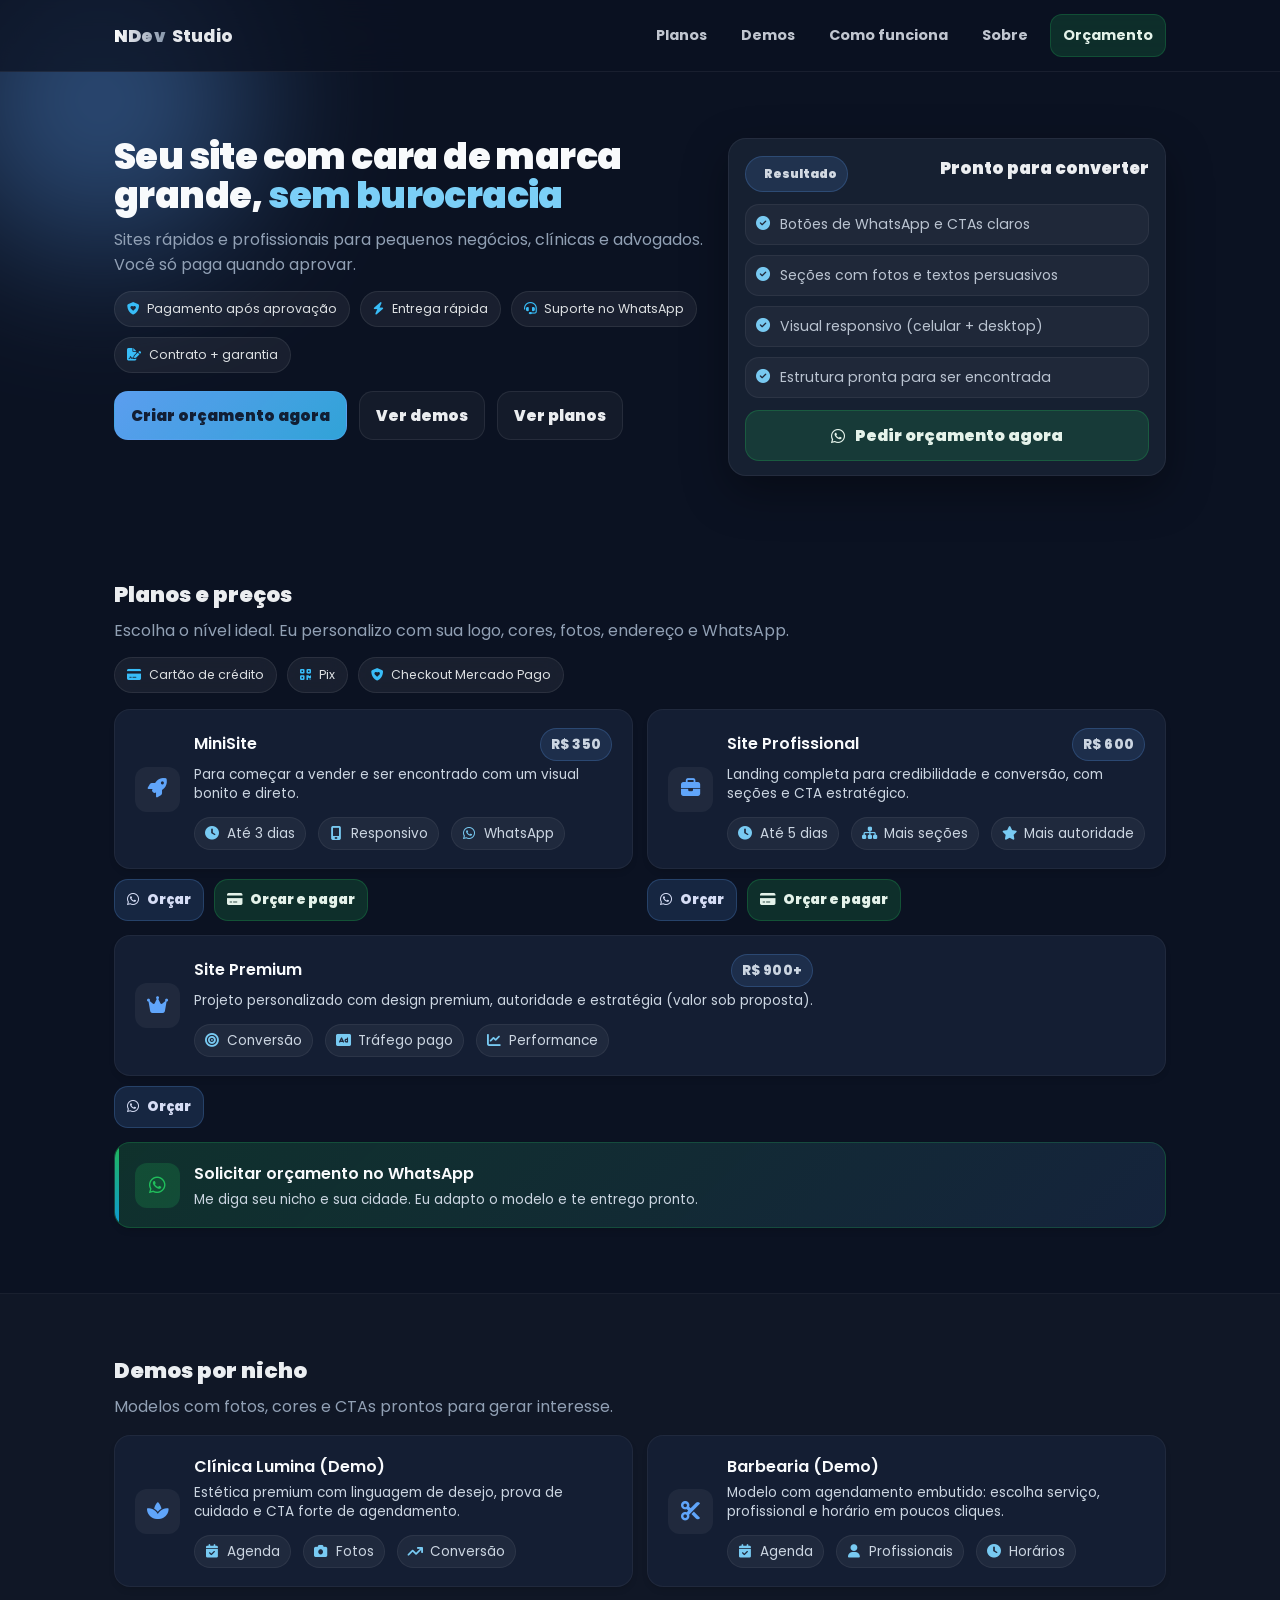
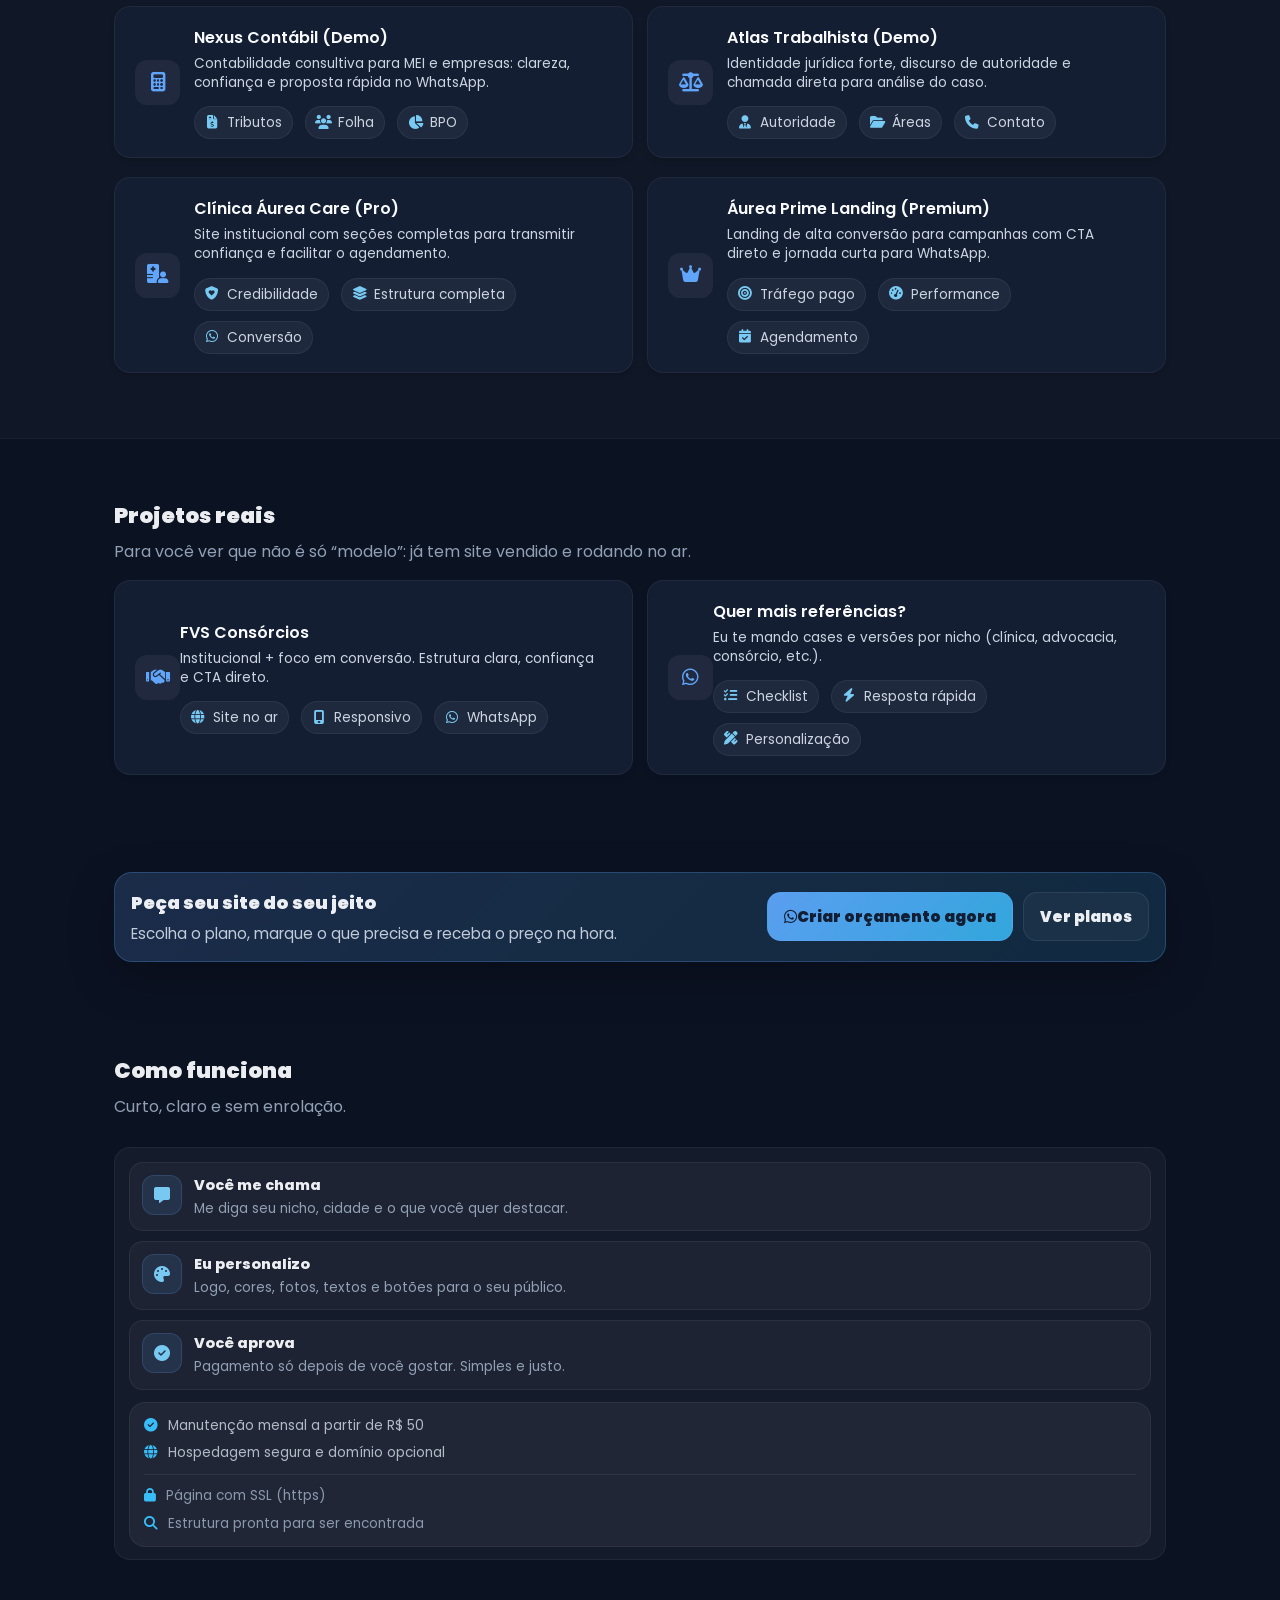
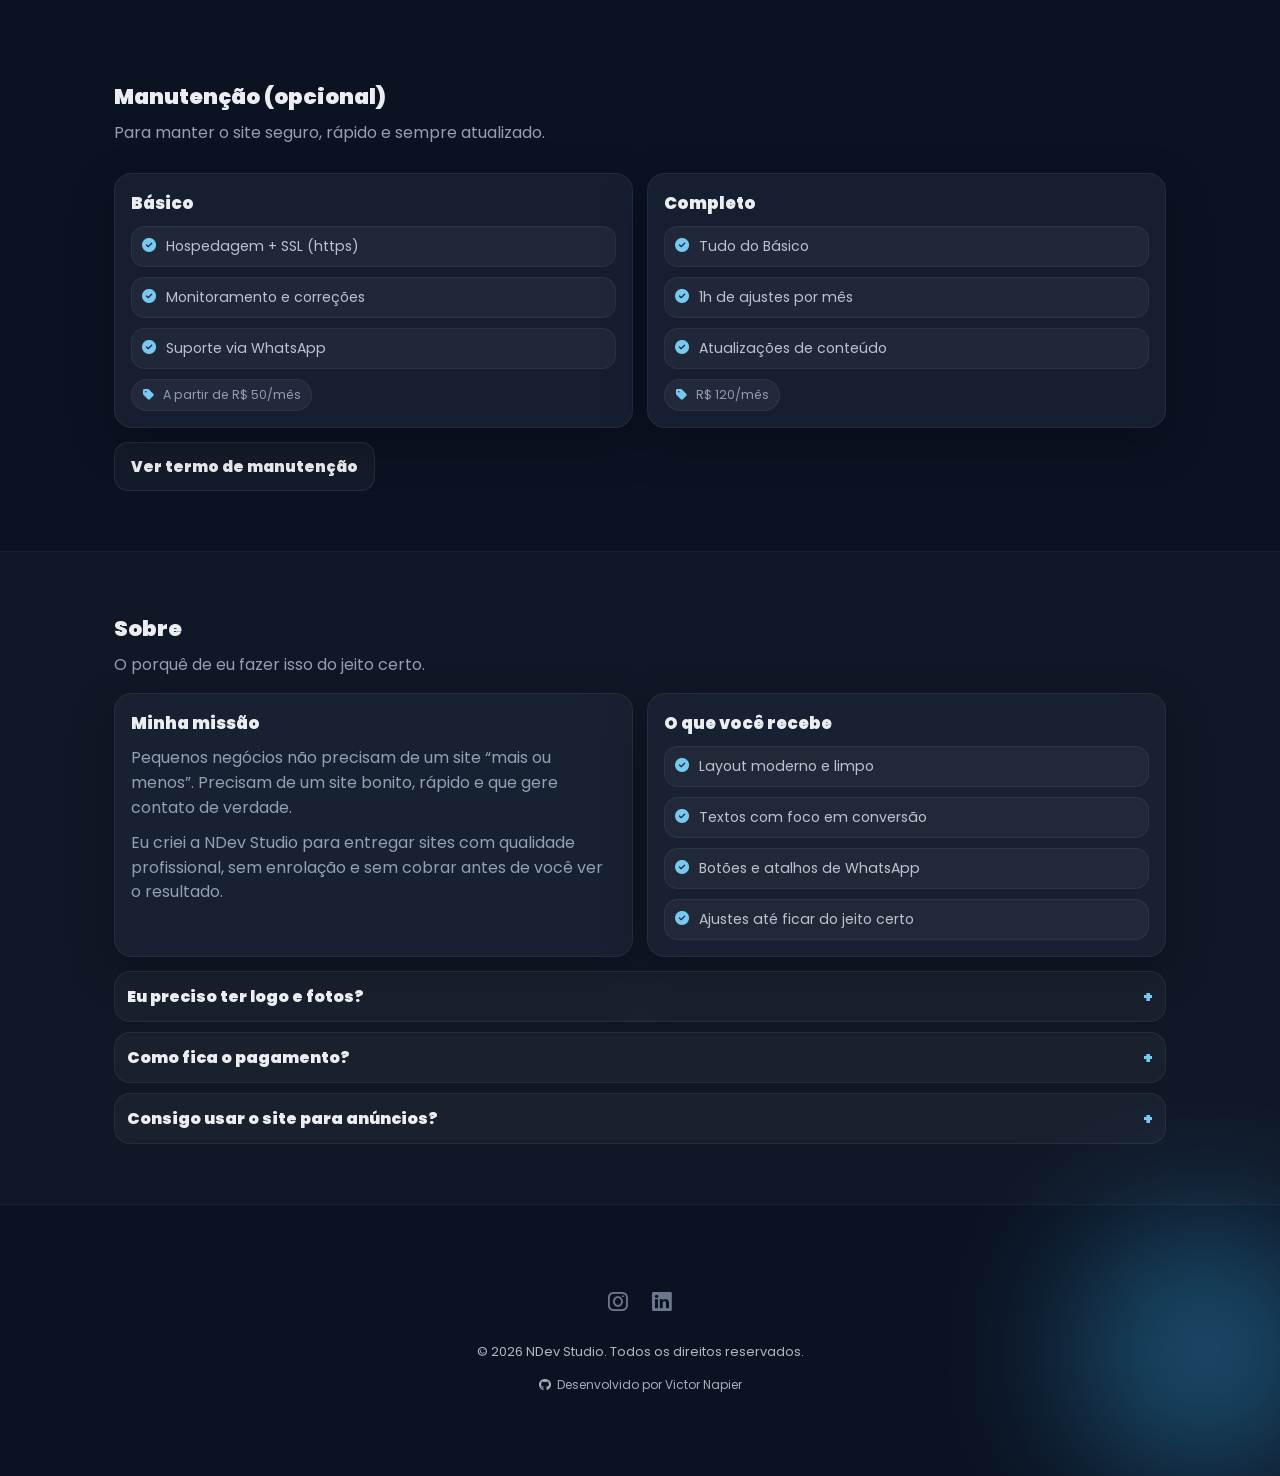
<file: NDev Studio/NDev Studio/site/index.html>
<!DOCTYPE html>
<html lang="pt-br">
<head>
    <meta charset="UTF-8">
    <meta name="viewport" content="width=device-width, initial-scale=1.0">
    <title>NDev Studio | Sites Rápidos e Profissionais</title>
    <meta name="description" content="Sites rápidos e profissionais para pequenos negócios, clínicas e advogados. Você só paga quando aprovar. Orçamento pelo WhatsApp com checklist e preço na hora.">
    <link rel="stylesheet" href="css/style.css">
    <link href="https://fonts.googleapis.com/css2?family=Poppins:wght@300;400;600;700&display=swap" rel="stylesheet">
    <link rel="stylesheet" href="https://cdnjs.cloudflare.com/ajax/libs/font-awesome/6.4.0/css/all.min.css">
</head>
<body>
    <header class="topbar">
        <div class="topbar-inner">
            <a class="brand" href="#inicio">
                <span class="brand-name"><span class="brand-ndev">NDev</span> <span class="brand-studio">Studio</span></span>
            </a>
            <input id="nav-toggle" class="nav-toggle-input" type="checkbox">
            <label class="nav-toggle" for="nav-toggle" aria-label="Abrir menu">
                <i class="fas fa-bars"></i>
            </label>
            <nav class="nav" aria-label="Navegação principal">
                <a href="#planos">Planos</a>
                <a href="#demos">Demos</a>
                <a href="#como-funciona">Como funciona</a>
                <a href="#sobre">Sobre</a>
                <a class="nav-cta" href="https://wa.me/5561982352620?text=Ol%C3%A1%2C%20quero%20um%20site%20para%20minha%20empresa.%20Pode%20me%20passar%20um%20or%C3%A7amento%20e%20exemplos%3F" target="_blank" rel="noreferrer">Orçamento</a>
            </nav>
        </div>
    </header>

    <main>
        <section id="interno" class="section">
            <div class="container">
                <div class="section-head">
                    <h2>Central do time (interno)</h2>
                    <p>Links prontos para fechamento e referência rápida da operação/comissões.</p>
                </div>

                <div class="about-grid">
                    <div class="about-card">
                        <h3>Links de fechamento (enviar pro cliente)</h3>
                        <div class="hero-actions">
                            <a class="button primary" href="index.html?mode=fechamento&plan=basic">Fechamento MiniSite</a>
                            <a class="button primary" href="index.html?mode=fechamento&plan=pro">Fechamento Profissional</a>
                            <a class="button primary" href="index.html?mode=fechamento&plan=premium">Fechamento Premium</a>
                            <a class="button ghost" href="index.html?mode=fechamento">Fechamento (sem plano)</a>
                        </div>
                        <p>Dica: dá pra pré-preencher dados no link. Ex.: <strong>?mode=fechamento&amp;plan=pro&amp;nome=Jo%C3%A3o&amp;nicho=Est%C3%A9tica&amp;cidade=Bras%C3%ADlia</strong></p>
                    </div>

                    <div class="about-card">
                        <h3>Equipe e comissões</h3>
                        <div class="checklist">
                            <div class="check"><i class="fas fa-circle-check"></i> Leonardo (Comercial/Fechamento): 15% MiniSite, 20% Profissional, Premium variável (após pagamento)</div>
                            <div class="check"><i class="fas fa-circle-check"></i> Wendel (Supervisor/Conversão): 15% MiniSite, 20% Profissional, Premium variável (após pagamento)</div>
                            <div class="check"><i class="fas fa-circle-check"></i> David (Dev/Execução): 30% por projeto que ele executar</div>
                            <div class="check"><i class="fas fa-circle-check"></i> Victor (Gestão): direção, precificação, qualidade, automação e crescimento</div>
                        </div>
                    </div>

                    <div class="about-card">
                        <h3>Preços e manutenção</h3>
                        <div class="checklist">
                            <div class="check"><i class="fas fa-tag"></i> MiniSite: R$ 350</div>
                            <div class="check"><i class="fas fa-tag"></i> Site Profissional: R$ 600</div>
                            <div class="check"><i class="fas fa-tag"></i> Site Premium: R$ 900+ (sob proposta)</div>
                            <div class="check"><i class="fas fa-repeat"></i> Manutenção: Básico (R$ 50–80/mês) • Completo (R$ 100–150/mês)</div>
                        </div>
                    </div>

                    <div class="about-card">
                        <h3>Meta e bônus</h3>
                        <div class="checklist">
                            <div class="check"><i class="fas fa-bullseye"></i> Meta inicial: R$ 9.000 a R$ 11.000/mês</div>
                            <div class="check"><i class="fas fa-trophy"></i> Se bater R$ 10.000 líquidos: bônus de R$ 600 pra cada membro principal</div>
                        </div>
                    </div>
                </div>
            </div>
        </section>

        <section id="inicio" class="hero">
            <div class="container">
                <div class="hero-grid">
                    <div class="hero-copy animate-fade-in">
                        <h1>Seu site com cara de marca grande, <span class="text-accent">sem burocracia</span></h1>
                        <p>Sites rápidos e profissionais para pequenos negócios, clínicas e advogados. Você só paga quando aprovar.</p>
                        <div class="pill-row">
                            <span class="pill"><i class="fas fa-shield-heart"></i> Pagamento após aprovação</span>
                            <span class="pill"><i class="fas fa-bolt"></i> Entrega rápida</span>
                            <span class="pill"><i class="fas fa-headset"></i> Suporte no WhatsApp</span>
                            <span class="pill"><i class="fas fa-file-signature"></i> Contrato + garantia</span>
                        </div>
                        <div class="hero-actions">
                            <a class="button primary js-open-quote" href="#orcamento">Criar orçamento agora</a>
                            <a class="button ghost" href="#demos">Ver demos</a>
                            <a class="button ghost" href="#planos">Ver planos</a>
                        </div>
                    </div>
                    <div class="hero-panel animate-slide-up" style="animation-delay: 0.12s;">
                        <div class="panel-title">
                            <div class="panel-badge"><i class="fas fa-sparkles"></i> Resultado</div>
                            <h2>Pronto para converter</h2>
                        </div>
                        <div class="panel-list">
                            <div class="panel-item"><i class="fas fa-circle-check"></i> Botões de WhatsApp e CTAs claros</div>
                            <div class="panel-item"><i class="fas fa-circle-check"></i> Seções com fotos e textos persuasivos</div>
                            <div class="panel-item"><i class="fas fa-circle-check"></i> Visual responsivo (celular + desktop)</div>
                            <div class="panel-item"><i class="fas fa-circle-check"></i> Estrutura pronta para ser encontrada</div>
                        </div>
                        <a class="panel-cta" href="https://wa.me/5561982352620?text=Ol%C3%A1%2C%20quero%20um%20site%20para%20minha%20empresa.%20Pode%20me%20passar%20um%20or%C3%A7amento%20e%20exemplos%3F" target="_blank" rel="noreferrer">
                            <i class="fab fa-whatsapp"></i> Pedir orçamento agora
                        </a>
                    </div>
                </div>
            </div>
        </section>

        <section id="planos" class="section">
            <div class="container">
                <div class="section-head">
                    <h2>Planos e preços</h2>
                    <p>Escolha o nível ideal. Eu personalizo com sua logo, cores, fotos, endereço e WhatsApp.</p>
                    <div class="pill-row">
                        <span class="pill"><i class="fas fa-credit-card"></i> Cartão de crédito</span>
                        <span class="pill"><i class="fas fa-qrcode"></i> Pix</span>
                        <span class="pill"><i class="fas fa-shield-heart"></i> Checkout Mercado Pago</span>
                    </div>
                </div>
                <div class="grid grid-2">
                    <div class="plan-item">
                        <div class="link-card plan plan-basic is-static animate-slide-up" style="animation-delay: 0.05s;">
                            <div class="icon-box">
                                <i class="fas fa-rocket"></i>
                            </div>
                            <div class="link-content">
                                <div class="text-content">
                                    <div class="card-top">
                                        <h3>MiniSite</h3>
                                        <span class="price">R$ 350</span>
                                    </div>
                                    <span class="subtitle">Para começar a vender e ser encontrado com um visual bonito e direto.</span>
                                    <div class="meta">
                                        <span><i class="fas fa-clock"></i> Até 3 dias</span>
                                        <span><i class="fas fa-mobile-screen"></i> Responsivo</span>
                                        <span><i class="fab fa-whatsapp"></i> WhatsApp</span>
                                    </div>
                                </div>
                            </div>
                        </div>
                        <div class="plan-actions">
                            <a class="quote-link" href="https://wa.me/5561982352620?text=Ol%C3%A1%21%20Quero%20or%C3%A7ar%20o%20MiniSite%20%28R%24%20350%29.%20Posso%20te%20passar%20meu%20nicho%20e%20cidade%3F" target="_blank" rel="noreferrer">
                                <i class="fab fa-whatsapp"></i> Orçar
                            </a>
                            <a class="pay-link js-open-quote-plan" href="#orcamento" data-plan="basic">
                                <i class="fas fa-credit-card"></i> Orçar e pagar
                            </a>
                        </div>
                    </div>
                    <div class="plan-item">
                        <div class="link-card plan plan-pro is-static animate-slide-up" style="animation-delay: 0.08s;">
                            <div class="icon-box">
                                <i class="fas fa-briefcase"></i>
                            </div>
                            <div class="link-content">
                                <div class="text-content">
                                    <div class="card-top">
                                        <h3>Site Profissional</h3>
                                        <span class="price">R$ 600</span>
                                    </div>
                                    <span class="subtitle">Landing completa para credibilidade e conversão, com seções e CTA estratégico.</span>
                                    <div class="meta">
                                        <span><i class="fas fa-clock"></i> Até 5 dias</span>
                                        <span><i class="fas fa-sitemap"></i> Mais seções</span>
                                        <span><i class="fas fa-star"></i> Mais autoridade</span>
                                    </div>
                                </div>
                            </div>
                        </div>
                        <div class="plan-actions">
                            <a class="quote-link" href="https://wa.me/5561982352620?text=Ol%C3%A1%21%20Quero%20or%C3%A7ar%20o%20Site%20Profissional%20%28R%24%20600%29.%20Posso%20te%20passar%20meu%20nicho%20e%20cidade%3F" target="_blank" rel="noreferrer">
                                <i class="fab fa-whatsapp"></i> Orçar
                            </a>
                            <a class="pay-link js-open-quote-plan" href="#orcamento" data-plan="pro">
                                <i class="fas fa-credit-card"></i> Orçar e pagar
                            </a>
                        </div>
                    </div>
                </div>
                <div class="grid grid-1">
                    <div class="plan-item">
                        <div class="link-card plan plan-premium is-static animate-slide-up" style="animation-delay: 0.12s;">
                            <div class="icon-box">
                                <i class="fas fa-crown"></i>
                            </div>
                            <div class="link-content">
                                <div class="text-content">
                                    <div class="card-top">
                                        <h3>Site Premium</h3>
                                        <span class="price">R$ 900+</span>
                                    </div>
                                    <span class="subtitle">Projeto personalizado com design premium, autoridade e estratégia (valor sob proposta).</span>
                                    <div class="meta">
                                        <span><i class="fas fa-bullseye"></i> Conversão</span>
                                        <span><i class="fas fa-rectangle-ad"></i> Tráfego pago</span>
                                        <span><i class="fas fa-chart-line"></i> Performance</span>
                                    </div>
                                </div>
                            </div>
                        </div>
                        <div class="plan-actions">
                            <a class="quote-link" href="https://wa.me/5561982352620?text=Ol%C3%A1%21%20Quero%20or%C3%A7ar%20o%20Site%20Premium%20%28valor%20sob%20proposta%29.%20Pode%20me%20passar%20os%20pr%C3%B3ximos%20passos%3F" target="_blank" rel="noreferrer">
                                <i class="fab fa-whatsapp"></i> Orçar
                            </a>
                        </div>
                    </div>
                </div>

                <div class="cta-row">
                    <a href="https://wa.me/5561982352620?text=Ol%C3%A1%2C%20quero%20um%20site%20para%20minha%20empresa.%20Pode%20me%20passar%20um%20or%C3%A7amento%20e%20exemplos%3F" target="_blank" rel="noreferrer" class="link-card cta-whatsapp animate-slide-up" style="animation-delay: 0.16s;">
                        <div class="icon-box">
                            <i class="fab fa-whatsapp"></i>
                        </div>
                        <div class="link-content">
                            <div class="text-content">
                                <h3>Solicitar orçamento no WhatsApp</h3>
                                <span class="subtitle">Me diga seu nicho e sua cidade. Eu adapto o modelo e te entrego pronto.</span>
                            </div>
                        </div>
                        <div class="arrow-icon">
                            <i class="fas fa-chevron-right"></i>
                        </div>
                    </a>
                </div>
            </div>
        </section>

        <section id="demos" class="section section-muted">
            <div class="container">
                <div class="section-head">
                    <h2>Demos por nicho</h2>
                    <p>Modelos com fotos, cores e CTAs prontos para gerar interesse.</p>
                </div>
                <div class="grid grid-2">
                    <a href="pages/clinica-estetica.html" class="link-card demo demo-estetica animate-slide-up" style="animation-delay: 0.05s;">
                        <div class="icon-box">
                            <i class="fas fa-spa"></i>
                        </div>
                        <div class="link-content">
                            <div class="text-content">
                                <h3>Clínica Lumina (Demo)</h3>
                                <span class="subtitle">Estética premium com linguagem de desejo, prova de cuidado e CTA forte de agendamento.</span>
                                <div class="meta">
                                    <span><i class="fas fa-calendar-check"></i> Agenda</span>
                                    <span><i class="fas fa-camera"></i> Fotos</span>
                                    <span><i class="fas fa-arrow-trend-up"></i> Conversão</span>
                                </div>
                            </div>
                        </div>
                        <div class="arrow-icon">
                            <i class="fas fa-chevron-right"></i>
                        </div>
                    </a>
                    <a href="pages/barbearia.html" class="link-card demo demo-advocacia animate-slide-up" style="animation-delay: 0.06s;">
                        <div class="icon-box">
                            <i class="fas fa-scissors"></i>
                        </div>
                        <div class="link-content">
                            <div class="text-content">
                                <h3>Barbearia (Demo)</h3>
                                <span class="subtitle">Modelo com agendamento embutido: escolha serviço, profissional e horário em poucos cliques.</span>
                                <div class="meta">
                                    <span><i class="fas fa-calendar-check"></i> Agenda</span>
                                    <span><i class="fas fa-user"></i> Profissionais</span>
                                    <span><i class="fas fa-clock"></i> Horários</span>
                                </div>
                            </div>
                        </div>
                        <div class="arrow-icon">
                            <i class="fas fa-chevron-right"></i>
                        </div>
                    </a>
                    <a href="pages/contabilidade.html" class="link-card demo demo-advocacia animate-slide-up" style="animation-delay: 0.07s;">
                        <div class="icon-box">
                            <i class="fas fa-calculator"></i>
                        </div>
                        <div class="link-content">
                            <div class="text-content">
                                <h3>Nexus Contábil (Demo)</h3>
                                <span class="subtitle">Contabilidade consultiva para MEI e empresas: clareza, confiança e proposta rápida no WhatsApp.</span>
                                <div class="meta">
                                    <span><i class="fas fa-file-invoice-dollar"></i> Tributos</span>
                                    <span><i class="fas fa-users"></i> Folha</span>
                                    <span><i class="fas fa-chart-pie"></i> BPO</span>
                                </div>
                            </div>
                        </div>
                        <div class="arrow-icon">
                            <i class="fas fa-chevron-right"></i>
                        </div>
                    </a>
                    <a href="pages/advocacia-trabalhista.html" class="link-card demo demo-advocacia animate-slide-up" style="animation-delay: 0.08s;">
                        <div class="icon-box">
                            <i class="fas fa-scale-balanced"></i>
                        </div>
                        <div class="link-content">
                            <div class="text-content">
                                <h3>Atlas Trabalhista (Demo)</h3>
                                <span class="subtitle">Identidade jurídica forte, discurso de autoridade e chamada direta para análise do caso.</span>
                                <div class="meta">
                                    <span><i class="fas fa-user-tie"></i> Autoridade</span>
                                    <span><i class="fas fa-folder-open"></i> Áreas</span>
                                    <span><i class="fas fa-phone"></i> Contato</span>
                                </div>
                            </div>
                        </div>
                        <div class="arrow-icon">
                            <i class="fas fa-chevron-right"></i>
                        </div>
                    </a>
                    <a href="pages/aurea-care-pro/index.html" class="link-card demo demo-estetica animate-slide-up" style="animation-delay: 0.11s;">
                        <div class="icon-box">
                            <i class="fas fa-hospital-user"></i>
                        </div>
                        <div class="link-content">
                            <div class="text-content">
                                <h3>Clínica Áurea Care (Pro)</h3>
                                <span class="subtitle">Site institucional com seções completas para transmitir confiança e facilitar o agendamento.</span>
                                <div class="meta">
                                    <span><i class="fas fa-shield-heart"></i> Credibilidade</span>
                                    <span><i class="fas fa-layer-group"></i> Estrutura completa</span>
                                    <span><i class="fab fa-whatsapp"></i> Conversão</span>
                                </div>
                            </div>
                        </div>
                        <div class="arrow-icon">
                            <i class="fas fa-chevron-right"></i>
                        </div>
                    </a>
                    <a href="pages/aurea-prime-landing/index.html" class="link-card demo demo-estetica animate-slide-up" style="animation-delay: 0.14s;">
                        <div class="icon-box">
                            <i class="fas fa-crown"></i>
                        </div>
                        <div class="link-content">
                            <div class="text-content">
                                <h3>Áurea Prime Landing (Premium)</h3>
                                <span class="subtitle">Landing de alta conversão para campanhas com CTA direto e jornada curta para WhatsApp.</span>
                                <div class="meta">
                                    <span><i class="fas fa-bullseye"></i> Tráfego pago</span>
                                    <span><i class="fas fa-gauge-high"></i> Performance</span>
                                    <span><i class="fas fa-calendar-check"></i> Agendamento</span>
                                </div>
                            </div>
                        </div>
                        <div class="arrow-icon">
                            <i class="fas fa-chevron-right"></i>
                        </div>
                    </a>
                </div>
            </div>
        </section>

        <section id="cases" class="section">
            <div class="container">
                <div class="section-head">
                    <h2>Projetos reais</h2>
                    <p>Para você ver que não é só “modelo”: já tem site vendido e rodando no ar.</p>
                </div>
                <div class="grid grid-2">
                    <a href="https://fvsconsorcios.com.br/" class="link-card demo animate-slide-up" style="animation-delay: 0.05s;" target="_blank" rel="noreferrer">
                        <div class="icon-box">
                            <i class="fas fa-handshake"></i>
                        </div>
                        <div class="link-content">
                            <div class="text-content">
                                <h3>FVS Consórcios</h3>
                                <span class="subtitle">Institucional + foco em conversão. Estrutura clara, confiança e CTA direto.</span>
                                <div class="meta">
                                    <span><i class="fas fa-globe"></i> Site no ar</span>
                                    <span><i class="fas fa-mobile-screen"></i> Responsivo</span>
                                    <span><i class="fab fa-whatsapp"></i> WhatsApp</span>
                                </div>
                            </div>
                        </div>
                        <div class="arrow-icon">
                            <i class="fas fa-arrow-up-right-from-square"></i>
                        </div>
                    </a>
                    <a href="https://wa.me/5561982352620?text=Ol%C3%A1%21%20Quero%20ver%20mais%20projetos%20reais%20e%20um%20or%C3%A7amento%20para%20meu%20site.%20Meu%20nicho%20%C3%A9%20_____%20e%20minha%20cidade%20%C3%A9%20_____.%20" class="link-card demo animate-slide-up" style="animation-delay: 0.08s;" target="_blank" rel="noreferrer">
                        <div class="icon-box">
                            <i class="fab fa-whatsapp"></i>
                        </div>
                        <div class="link-content">
                            <div class="text-content">
                                <h3>Quer mais referências?</h3>
                                <span class="subtitle">Eu te mando cases e versões por nicho (clínica, advocacia, consórcio, etc.).</span>
                                <div class="meta">
                                    <span><i class="fas fa-list-check"></i> Checklist</span>
                                    <span><i class="fas fa-bolt"></i> Resposta rápida</span>
                                    <span><i class="fas fa-pen-ruler"></i> Personalização</span>
                                </div>
                            </div>
                        </div>
                        <div class="arrow-icon">
                            <i class="fas fa-chevron-right"></i>
                        </div>
                    </a>
                </div>
            </div>
        </section>

        <section class="conversion-band">
            <div class="container">
                <div class="band-inner animate-slide-up" style="animation-delay: 0.06s;">
                    <div class="band-copy">
                        <div class="band-title">Peça seu site do seu jeito</div>
                        <div class="band-sub">Escolha o plano, marque o que precisa e receba o preço na hora.</div>
                    </div>
                    <div class="band-actions">
                        <a class="button primary js-open-quote" href="#orcamento"><i class="fab fa-whatsapp"></i> Criar orçamento agora</a>
                        <a class="button ghost" href="#planos">Ver planos</a>
                    </div>
                </div>
            </div>
        </section>

        <section id="como-funciona" class="section">
            <div class="container">
                <div class="section-head">
                    <h2>Como funciona</h2>
                    <p>Curto, claro e sem enrolação.</p>
                </div>
                <div class="how-it-works animate-slide-up" style="animation-delay: 0.05s;">
                    <div class="steps">
                        <div class="step">
                            <div class="step-icon"><i class="fas fa-message"></i></div>
                            <div class="step-text">
                                <h3>Você me chama</h3>
                                <p>Me diga seu nicho, cidade e o que você quer destacar.</p>
                            </div>
                        </div>
                        <div class="step">
                            <div class="step-icon"><i class="fas fa-palette"></i></div>
                            <div class="step-text">
                                <h3>Eu personalizo</h3>
                                <p>Logo, cores, fotos, textos e botões para o seu público.</p>
                            </div>
                        </div>
                        <div class="step">
                            <div class="step-icon"><i class="fas fa-circle-check"></i></div>
                            <div class="step-text">
                                <h3>Você aprova</h3>
                                <p>Pagamento só depois de você gostar. Simples e justo.</p>
                            </div>
                        </div>
                    </div>
                    <div class="info-box">
                        <div class="info-row">
                            <span><i class="fas fa-check-circle"></i> Manutenção mensal a partir de R$ 50</span>
                            <span><i class="fas fa-globe"></i> Hospedagem segura e domínio opcional</span>
                        </div>
                        <div class="info-row subtle">
                            <span><i class="fas fa-lock"></i> Página com SSL (https)</span>
                            <span><i class="fas fa-magnifying-glass"></i> Estrutura pronta para ser encontrada</span>
                        </div>
                    </div>
                </div>
            </div>
        </section>

        <section id="manutencao" class="section">
            <div class="container">
                <div class="section-head">
                    <h2>Manutenção (opcional)</h2>
                    <p>Para manter o site seguro, rápido e sempre atualizado.</p>
                </div>
                <div class="maint-grid animate-slide-up" style="animation-delay: 0.05s;">
                    <div class="about-card">
                        <h3>Básico</h3>
                        <div class="checklist">
                            <div class="check"><i class="fas fa-circle-check"></i> Hospedagem + SSL (https)</div>
                            <div class="check"><i class="fas fa-circle-check"></i> Monitoramento e correções</div>
                            <div class="check"><i class="fas fa-circle-check"></i> Suporte via WhatsApp</div>
                        </div>
                        <div class="meta">
                            <span><i class="fas fa-tag"></i> A partir de R$ 50/mês</span>
                        </div>
                    </div>
                    <div class="about-card">
                        <h3>Completo</h3>
                        <div class="checklist">
                            <div class="check"><i class="fas fa-circle-check"></i> Tudo do Básico</div>
                            <div class="check"><i class="fas fa-circle-check"></i> 1h de ajustes por mês</div>
                            <div class="check"><i class="fas fa-circle-check"></i> Atualizações de conteúdo</div>
                        </div>
                        <div class="meta">
                            <span><i class="fas fa-tag"></i> R$ 120/mês</span>
                        </div>
                    </div>
                </div>
                <div class="cta-row">
                    <a class="button ghost js-open-contract" href="#termo">Ver termo de manutenção</a>
                </div>
            </div>
        </section>

        <section id="sobre" class="section section-muted">
            <div class="container">
                <div class="section-head">
                    <h2>Sobre</h2>
                    <p>O porquê de eu fazer isso do jeito certo.</p>
                </div>
                <div class="about-grid animate-slide-up" style="animation-delay: 0.05s;">
                    <div class="about-card">
                        <h3>Minha missão</h3>
                        <p>Pequenos negócios não precisam de um site “mais ou menos”. Precisam de um site bonito, rápido e que gere contato de verdade.</p>
                        <p>Eu criei a NDev Studio para entregar sites com qualidade profissional, sem enrolação e sem cobrar antes de você ver o resultado.</p>
                    </div>
                    <div class="about-card">
                        <h3>O que você recebe</h3>
                        <div class="checklist">
                            <div class="check"><i class="fas fa-circle-check"></i> Layout moderno e limpo</div>
                            <div class="check"><i class="fas fa-circle-check"></i> Textos com foco em conversão</div>
                            <div class="check"><i class="fas fa-circle-check"></i> Botões e atalhos de WhatsApp</div>
                            <div class="check"><i class="fas fa-circle-check"></i> Ajustes até ficar do jeito certo</div>
                        </div>
                    </div>
                </div>
                <div class="faq animate-slide-up" style="animation-delay: 0.08s;">
                    <details>
                        <summary>Eu preciso ter logo e fotos?</summary>
                        <p>Se tiver, ótimo. Se não tiver, eu adapto com conteúdo e fotos genéricas que combinam com seu nicho, e depois você pode trocar quando quiser.</p>
                    </details>
                    <details>
                        <summary>Como fica o pagamento?</summary>
                        <p>Você só paga depois de ver o site pronto e aprovar. A ideia é confiança e entrega real, não promessa.</p>
                    </details>
                    <details>
                        <summary>Consigo usar o site para anúncios?</summary>
                        <p>Sim. Principalmente no Premium, que é pensado para campanhas e conversão. Nos outros planos, dá para anunciar também.</p>
                    </details>
                </div>
            </div>
        </section>
    </main>

    <div class="modal" id="quote-modal" aria-hidden="true">
        <div class="modal-overlay" data-close="quote"></div>
        <div class="modal-card" role="dialog" aria-modal="true" aria-labelledby="quote-title">
            <div class="modal-head">
                <h3 id="quote-title">Criar orçamento</h3>
                <button class="icon-button" type="button" data-close="quote" aria-label="Fechar">
                    <i class="fas fa-xmark"></i>
                </button>
            </div>
            <div class="modal-body">
                <div class="form-grid">
                    <label class="field">
                        <span>Seu nome</span>
                        <input id="q-name" type="text" placeholder="Ex: João" autocomplete="name">
                    </label>
                    <label class="field">
                        <span>Seu negócio</span>
                        <input id="q-business" type="text" placeholder="Ex: Clínica Estética" autocomplete="organization">
                    </label>
                    <label class="field">
                        <span>Nicho</span>
                        <input id="q-niche" type="text" placeholder="Ex: Estética, Advocacia, Restaurante">
                    </label>
                    <label class="field">
                        <span>Cidade</span>
                        <input id="q-city" type="text" placeholder="Ex: Brasília - DF" autocomplete="address-level2">
                    </label>
                    <label class="field">
                        <span>Instagram (opcional)</span>
                        <input id="q-instagram" type="text" placeholder="@seuperfil">
                    </label>
                    <label class="field">
                        <span>Plano base</span>
                        <select id="q-plan">
                            <option value="basic">MiniSite (R$ 350)</option>
                            <option value="pro">Profissional (R$ 600)</option>
                            <option value="premium">Premium (sob proposta)</option>
                        </select>
                    </label>
                </div>

                <details class="form-disclosure" id="q-extras">
                    <summary>
                        Checklist do site
                        <span class="disclosure-hint">Opcional</span>
                    </summary>
                    <div class="form-block-inner">
                        <div class="form-toolbar">
                            <button id="q-clear" class="button ghost" type="button">Desmarcar tudo</button>
                        </div>
                        <div class="check-grid">
                            <label class="check-option"><input id="q-domain" type="checkbox"> <span>Domínio personalizado (.com.br) (anual)</span></label>
                            <label class="check-option"><input id="q-copy" type="checkbox"> <span>Textos persuasivos (copy)</span></label>
                            <label class="check-option"><input id="q-analytics" type="checkbox"> <span>Pixel/Analytics (configuração + alinhamento com equipe)</span></label>
                            <label class="check-option"><input id="q-seo" type="checkbox"> <span>SEO básico (títulos e meta)</span></label>
                            <label class="check-option"><input id="q-extra" type="checkbox"> <span>Seção extra no site</span></label>
                            <label class="check-option"><input id="q-logo" type="checkbox"> <span>Criação de logo (opcional)</span></label>
                            <label class="check-option"><input id="q-forms" type="checkbox"> <span>Formulário de contato avançado</span></label>
                            <label class="check-option"><input id="q-gallery" type="checkbox"> <span>Galeria/Portfólio</span></label>
                            <label class="check-option"><input id="q-faq" type="checkbox"> <span>FAQ personalizado</span></label>
                            <label class="check-option"><input id="q-igfeed" type="checkbox"> <span>Integração do feed do Instagram</span></label>
                            <label class="check-option"><input id="q-gmb" type="checkbox"> <span>Google Meu Negócio (link/otimização básica)</span></label>
                            <label class="check-option"><input id="q-map" type="checkbox"> <span>Mapa Google Maps (embed)</span></label>
                            <label class="check-option"><input id="q-email" type="checkbox"> <span>Configurar e-mail profissional (custo de terceiros à parte)</span></label>
                            <label class="check-option"><input id="q-chat" type="checkbox"> <span>Chat/WhatsApp flutuante</span></label>
                            <label class="check-option"><input id="q-cta" type="checkbox"> <span>Botão CTA flutuante</span></label>
                            <label class="check-option"><input id="q-testimonials" type="checkbox"> <span>Seção de depoimentos</span></label>
                        </div>
                    </div>
                </details>

                <details class="form-disclosure" id="q-maintenance">
                    <summary>
                        Manutenção
                        <span class="disclosure-hint">Opcional</span>
                    </summary>
                    <div class="form-block-inner">
                        <div class="form-grid">
                            <label class="field">
                                <span>Plano mensal</span>
                                <select id="q-maint">
                                    <option value="none">Sem manutenção</option>
                                    <option value="basic">Básico (a partir de R$ 50/mês)</option>
                                    <option value="full">Completo (R$ 120/mês)</option>
                                </select>
                            </label>
                        </div>
                    </div>
                </details>
            </div>
            <div class="modal-foot">
                <div class="quote-summary" aria-live="polite">
                    <div class="quote-line">
                        <span>Desenvolvimento</span>
                        <strong id="q-total">R$ 350</strong>
                    </div>
                    <div class="quote-line">
                        <span>Manutenção</span>
                        <strong id="q-monthly">—</strong>
                    </div>
                </div>

                <div class="modal-actions">
                    <a class="button primary" id="q-send" href="#" target="_blank" rel="noreferrer">
                        <i class="fab fa-whatsapp"></i> Enviar no WhatsApp
                    </a>
                    <a class="button ghost is-disabled" id="q-pay" href="#" target="_blank" rel="noreferrer" aria-disabled="true">
                        <i class="fas fa-credit-card"></i> Gerar link de pagamento
                    </a>
                    <button class="button ghost" type="button" data-close="quote">Fechar</button>
                </div>
            </div>
        </div>
    </div>

    <div class="modal" id="contract-modal" aria-hidden="true">
        <div class="modal-overlay" data-close="contract"></div>
        <div class="modal-card modal-card-wide" role="dialog" aria-modal="true" aria-labelledby="contract-title">
            <div class="modal-head">
                <h3 id="contract-title">Contrato de prestação de serviços</h3>
                <button class="icon-button" type="button" data-close="contract" aria-label="Fechar">
                    <i class="fas fa-xmark"></i>
                </button>
            </div>
            <div class="modal-body">
                <div class="term-actions">
                    <button class="button ghost" id="term-toggle" type="button" aria-controls="term-box" aria-expanded="false">Ler contrato</button>
                </div>
                <div class="term-box" id="term-box">
                    <strong>Partes</strong><br>
                    Prestador: NDev Studio.<br>
                    Cliente: conforme dados abaixo.<br><br>
                    <strong>Objeto</strong><br>
                    Prestação de serviços de desenvolvimento de site e/ou manutenção mensal, conforme proposta e plano selecionados, com foco na melhor experiência do usuário e observância das leis brasileiras (inclusive LGPD).<br><br>
                    <strong>Escopo de desenvolvimento</strong><br>
                    Inclui criação e configuração do site conforme proposta/comercial e checklist acordado (layout, páginas, seções e integrações). Ajustes pontuais durante a fase de homologação estão incluídos. Demandas fora do escopo serão orçadas à parte.<br><br>
                    <strong>Manutenção mensal</strong><br>
                    Inclui suporte em horário comercial, pequenos ajustes de conteúdo (texto, imagens, botões), correções técnicas e monitoramento/hospedagem quando aplicável, conforme plano de manutenção escolhido (Básico/Completo). Alterações estruturais, novas funcionalidades e páginas extensas são serviços adicionais.<br><br>
                    <strong>Conteúdo e responsabilidade</strong><br>
                    O cliente é responsável pelos conteúdos publicados (textos, imagens, marcas, dados). É vedado o uso para fins ilícitos. Em caso de suspeita ou confirmação de uso indevido, o prestador poderá suspender o serviço, comunicando o cliente.<br><br>
                    <strong>LGPD e privacidade</strong><br>
                    As partes se comprometem a tratar dados pessoais apenas para a finalidade do contrato. O cliente deverá fornecer base legal e instruções para coleta/uso de dados em formulários, integrações e ferramentas de análise, responsabilizando-se pela transparência com os titulares.<br><br>
                    <strong>Propriedade intelectual</strong><br>
                    O conteúdo do cliente permanece de sua titularidade. O código desenvolvido para o projeto é licenciado ao cliente para uso no site, podendo conter componentes/temas/terceiros com suas respectivas licenças. Bibliotecas e serviços de terceiros seguem suas próprias condições.<br><br>
                    <strong>Prazos e aceite</strong><br>
                    Entregas parciais serão apresentadas para validação. O aceite ocorre com a publicação do site ou confirmação por escrito. Após aceite, alterações que extrapolem o escopo original serão consideradas novas demandas.<br><br>
                    <strong>Pagamentos</strong><br>
                    Desenvolvimento: conforme proposta (à vista/parcelado). Manutenção: recorrente mensal, com vencimento conforme plano. Atrasos podem acarretar suspensão até regularização. Cancelamento da manutenção pode ocorrer a qualquer tempo, com aviso prévio de 7 dias.<br><br>
                    <strong>Garantia</strong><br>
                    Correção de defeitos técnicos identificados em até 30 dias após a entrega/homologação, desde que não decorrentes de alterações de terceiros, má utilização ou mudanças externas (APIs, provedores).<br><br>
                    <strong>Limitação de responsabilidade</strong><br>
                    O prestador não responde por indisponibilidades causadas por provedores externos, força maior ou atos de terceiros, comprometendo-se a envidar esforços para mitigar e restaurar o serviço quando possível.<br><br>
                    <strong>Rescisão</strong><br>
                    Qualquer parte pode rescindir com aviso prévio de 7 dias. Em rescisão, serão entregues ao cliente os materiais e acessos sob sua titularidade, observadas eventuais pendências financeiras e licenças de terceiros.<br><br>
                    <strong>Comunicações</strong><br>
                    O canal oficial de atendimento será WhatsApp/e-mail informado, para solicitações, aprovações e registros.<br><br>
                    <strong>Foro</strong><br>
                    Elegem as partes o foro da Comarca de Brasília/DF, com renúncia a qualquer outro, para dirimir dúvidas oriundas deste contrato.<br><br>
                    <strong>Aceite</strong><br>
                    Ao assinar e enviar, o cliente declara ciência e concordância com todas as condições acima.
                </div>

                <div class="form-block">
                    <div class="form-title">Dados para assinatura</div>
                    <div class="form-grid">
                        <label class="field">
                            <span>Nome completo</span>
                            <input id="c-name" type="text" placeholder="Nome do cliente">
                        </label>
                        <label class="field">
                            <span>CPF/CNPJ</span>
                            <input id="c-doc" type="text" placeholder="Somente números">
                        </label>
                        <label class="field">
                            <span>Email (opcional)</span>
                            <input id="c-email" type="email" placeholder="email@exemplo.com" autocomplete="email">
                        </label>
                        <label class="field">
                            <span>Plano</span>
                            <select id="c-plan">
                                <option value="basic">Básico (a partir de R$ 50/mês)</option>
                                <option value="full">Completo (R$ 120/mês)</option>
                            </select>
                        </label>
                    </div>
                </div>

                <div class="form-block">
                    <div class="form-title">Assinatura</div>
                    <canvas class="sign-canvas" id="sign" width="680" height="180"></canvas>
                    <div class="hint-box" id="sign-hint">
                        Para liberar o envio, baixe sua assinatura (PNG) e anexe no WhatsApp.
                    </div>
                    <div class="modal-actions">
                        <button class="button ghost" type="button" id="sign-clear">Limpar assinatura</button>
                        <button class="button ghost" type="button" id="term-download">Baixar termo (.txt)</button>
                        <button class="button ghost" type="button" id="sign-download">Baixar assinatura (PNG)</button>
                    </div>
                    <label class="check-option check-option-wide">
                        <input id="c-accept" type="checkbox">
                        <span>Li e aceito o contrato de prestação de serviços</span>
                    </label>
                </div>

                <div class="modal-actions">
                    <a class="button primary" id="c-send" href="#" target="_blank" rel="noreferrer">
                        <i class="fab fa-whatsapp"></i> Assinar e enviar no WhatsApp
                    </a>
                    <button class="button ghost" type="button" data-close="contract">Fechar</button>
                </div>
            </div>
        </div>
    </div>

    <div class="mobile-cta" aria-label="Ações rápidas">
        <button class="mobile-cta-btn mobile-cta-primary js-open-quote" type="button">
            <i class="fas fa-bolt"></i> Orçamento
        </button>
        <a class="mobile-cta-btn mobile-cta-secondary" href="https://wa.me/5561982352620?text=Ol%C3%A1%2C%20quero%20um%20site%20para%20minha%20empresa.%20Pode%20me%20passar%20um%20or%C3%A7amento%20e%20exemplos%3F" target="_blank" rel="noreferrer">
            <i class="fab fa-whatsapp"></i> WhatsApp
        </a>
    </div>

    <footer class="footer">
        <div class="container">
            <div class="social-links">
                <a href="https://www.instagram.com/7napier/" target="_blank" rel="noreferrer" aria-label="Instagram"><i class="fab fa-instagram"></i></a>
                <a href="https://www.linkedin.com/in/victorhvnapier/" target="_blank" rel="noreferrer" aria-label="LinkedIn"><i class="fab fa-linkedin"></i></a>
            </div>
            <p>&copy; 2026 NDev Studio. Todos os direitos reservados.</p>
            <a href="https://github.com/NapierX7/" target="_blank" class="github-watermark">
                <i class="fab fa-github"></i> Desenvolvido por Victor Napier
            </a>
        </div>
    </footer>

    <!-- Background Decoration -->
    <div class="bg-shape shape-1"></div>
    <div class="bg-shape shape-2"></div>

    <script>
        const quoteModal = document.getElementById("quote-modal");
        const contractModal = document.getElementById("contract-modal");

        const q = {
            name: document.getElementById("q-name"),
            business: document.getElementById("q-business"),
            niche: document.getElementById("q-niche"),
            city: document.getElementById("q-city"),
            instagram: document.getElementById("q-instagram"),
            plan: document.getElementById("q-plan"),
            domain: document.getElementById("q-domain"),
            copy: document.getElementById("q-copy"),
            analytics: document.getElementById("q-analytics"),
            seo: document.getElementById("q-seo"),
            extra: document.getElementById("q-extra"),
            logo: document.getElementById("q-logo"),
            forms: document.getElementById("q-forms"),
            gallery: document.getElementById("q-gallery"),
            faq: document.getElementById("q-faq"),
            igfeed: document.getElementById("q-igfeed"),
            gmb: document.getElementById("q-gmb"),
            map: document.getElementById("q-map"),
            email: document.getElementById("q-email"),
            chat: document.getElementById("q-chat"),
            cta: document.getElementById("q-cta"),
            testimonials: document.getElementById("q-testimonials"),
            maint: document.getElementById("q-maint"),
            total: document.getElementById("q-total"),
            monthly: document.getElementById("q-monthly"),
            send: document.getElementById("q-send"),
            pay: document.getElementById("q-pay")
        };

        const PRICES = {
            plan: { basic: 350, pro: 600, premium: null },
            add: {
                domain: 100,
                copy: 120,
                analytics: 150,
                seo: 80,
                extra: 80,
                logo: 150,
                forms: 120,
                gallery: 120,
                faq: 80,
                igfeed: 100,
                gmb: 90,
                map: 60,
                email: 120,
                chat: 70,
                cta: 50,
                testimonials: 80
            },
            maint: { none: null, basic: 50, full: 120 }
        };

        const INCLUDED = {
            basic: new Set(["seo", "chat", "cta"]),
            pro: new Set(["seo", "chat", "cta", "map", "gmb", "faq", "testimonials", "gallery", "forms"]),
            premium: new Set(["copy", "analytics", "seo", "extra", "logo", "forms", "gallery", "faq", "igfeed", "gmb", "map", "email", "chat", "cta", "testimonials"])
        };

        const CHECKBOX_BY_KEY = {
            domain: q.domain,
            copy: q.copy,
            analytics: q.analytics,
            seo: q.seo,
            extra: q.extra,
            logo: q.logo,
            forms: q.forms,
            gallery: q.gallery,
            faq: q.faq,
            igfeed: q.igfeed,
            gmb: q.gmb,
            map: q.map,
            email: q.email,
            chat: q.chat,
            cta: q.cta,
            testimonials: q.testimonials
        };

        const planState = {
            basic: null,
            pro: null,
            premium: null
        };

        let lastPlanKey = q.plan.value;
        let leadRef = null;

        const FALLBACK_PAY = {
            basic: "https://mpago.la/1yTysQn",
            pro: "https://mpago.la/2TBeZz2"
        };

        function openModal(modal) {
            modal.setAttribute("aria-hidden", "false");
            document.documentElement.classList.add("modal-open");
        }

        function closeModal(modal) {
            modal.setAttribute("aria-hidden", "true");
            document.documentElement.classList.remove("modal-open");
        }

        function brl(value) {
            return new Intl.NumberFormat("pt-BR", { style: "currency", currency: "BRL" }).format(value);
        }

        function generateLeadRef() {
            const now = new Date();
            const pad = (n) => String(n).padStart(2, "0");
            const y = now.getFullYear();
            const m = pad(now.getMonth() + 1);
            const d = pad(now.getDate());
            const hh = pad(now.getHours());
            const mm = pad(now.getMinutes());
            const rand = Math.random().toString(36).slice(2, 6).toUpperCase();
            return `${y}${m}${d}-${hh}${mm}-${rand}`;
        }

        function setDisabled(el, disabled) {
            if (!el) return;
            el.classList.toggle("is-disabled", disabled);
            el.setAttribute("aria-disabled", disabled ? "true" : "false");
        }

        function getChecklistState() {
            const state = {};
            for (const [key, el] of Object.entries(CHECKBOX_BY_KEY)) {
                if (!el) continue;
                state[key] = !!el.checked;
            }
            return state;
        }

        function setChecklistState(state) {
            for (const [key, el] of Object.entries(CHECKBOX_BY_KEY)) {
                if (!el) continue;
                el.checked = !!state?.[key];
            }
        }

        function defaultChecklistState(planKey) {
            const included = INCLUDED[planKey] ?? new Set();
            const state = {};
            for (const key of Object.keys(CHECKBOX_BY_KEY)) {
                state[key] = key === "domain" ? false : included.has(key);
            }
            return state;
        }

        function lockIncludedForPlan(planKey) {
            const included = INCLUDED[planKey] ?? new Set();
            for (const [key, el] of Object.entries(CHECKBOX_BY_KEY)) {
                if (!el) continue;
                const isIncluded = included.has(key);
                el.disabled = isIncluded;
                if (isIncluded) el.checked = true;
                const label = el.closest("label.check-option");
                if (!label) continue;
                let badge = label.querySelector(".badge-included");
                if (isIncluded) {
                    if (!badge) {
                        badge = document.createElement("span");
                        badge.className = "badge-included";
                        badge.textContent = "Incluído";
                        label.appendChild(badge);
                    }
                } else {
                    if (badge) badge.remove();
                }
            }
        }

        function ensurePlanState(planKey) {
            if (!planState[planKey]) planState[planKey] = defaultChecklistState(planKey);
        }

        function restorePlanState(planKey) {
            ensurePlanState(planKey);
            setChecklistState(planState[planKey]);
            lockIncludedForPlan(planKey);
        }

        function persistPlanState(planKey) {
            const included = INCLUDED[planKey] ?? new Set();
            const current = getChecklistState();
            const state = {};
            for (const key of Object.keys(current)) {
                if (included.has(key)) {
                    state[key] = true;
                } else {
                    state[key] = current[key];
                }
            }
            planState[planKey] = state;
        }

        function buildQuote() {
            const planKey = q.plan.value;
            const base = PRICES.plan[planKey];
            const addOns = [];
            let addTotal = 0;

            const included = INCLUDED[planKey] ?? new Set();
            const flags = [
                { key: "domain", label: "Domínio personalizado (anual)", checked: q.domain.checked, price: PRICES.add.domain },
                { key: "copy", label: "Textos persuasivos (copy)", checked: q.copy.checked, price: PRICES.add.copy },
                { key: "analytics", label: "Pixel/Analytics (configuração + alinhamento)", checked: q.analytics.checked, price: PRICES.add.analytics },
                { key: "seo", label: "SEO básico", checked: q.seo.checked, price: PRICES.add.seo },
                { key: "extra", label: "Seção extra", checked: q.extra.checked, price: PRICES.add.extra },
                { key: "logo", label: "Criação de logo", checked: q.logo.checked, price: PRICES.add.logo },
                { key: "forms", label: "Formulário de contato avançado", checked: q.forms.checked, price: PRICES.add.forms },
                { key: "gallery", label: "Galeria/Portfólio", checked: q.gallery.checked, price: PRICES.add.gallery },
                { key: "faq", label: "FAQ personalizado", checked: q.faq.checked, price: PRICES.add.faq },
                { key: "igfeed", label: "Feed do Instagram", checked: q.igfeed.checked, price: PRICES.add.igfeed },
                { key: "gmb", label: "Google Meu Negócio (básico)", checked: q.gmb.checked, price: PRICES.add.gmb },
                { key: "map", label: "Mapa Google Maps", checked: q.map.checked, price: PRICES.add.map },
                { key: "email", label: "E-mail profissional (setup)", checked: q.email.checked, price: PRICES.add.email },
                { key: "chat", label: "Chat/WhatsApp flutuante", checked: q.chat.checked, price: PRICES.add.chat },
                { key: "cta", label: "Botão CTA flutuante", checked: q.cta.checked, price: PRICES.add.cta },
                { key: "testimonials", label: "Seção de depoimentos", checked: q.testimonials.checked, price: PRICES.add.testimonials }
            ];

            for (const item of flags) {
                if (!item.checked) continue;
                const isIncluded = included.has(item.key);
                addOns.push({ label: item.label, price: item.price, included: isIncluded });
                if (!isIncluded) addTotal += item.price;
            }

            const maintKey = q.maint.value;
            const maintPrice = PRICES.maint[maintKey];

            const devTotal = base === null ? null : base + addTotal;
            q.total.textContent = devTotal === null ? "Sob proposta" : brl(devTotal);
            q.monthly.textContent = maintPrice ? `${brl(maintPrice)}/mês` : "—";

            const name = (q.name.value || "").trim();
            const business = (q.business.value || "").trim();
            const niche = (q.niche.value || "").trim();
            const city = (q.city.value || "").trim();
            const instagram = (q.instagram.value || "").trim();

            if (!leadRef) leadRef = generateLeadRef();

            const planLabel = planKey === "basic" ? "MiniSite" : planKey === "pro" ? "Profissional" : "Premium";
            const lines = [];
            lines.push("Olá! Quero um orçamento do meu site.");
            lines.push(`Ref: NDEV-${leadRef}`);
            if (name) lines.push(`Nome: ${name}`);
            if (business) lines.push(`Negócio: ${business}`);
            if (niche) lines.push(`Nicho: ${niche}`);
            if (city) lines.push(`Cidade: ${city}`);
            if (instagram) lines.push(`Instagram: ${instagram}`);
            lines.push(`Plano base: ${planLabel}`);
            if (addOns.length) {
                lines.push("Checklist:");
                for (const item of addOns) lines.push(`- ${item.label}${item.included ? " (incluído no plano)" : ` (+${brl(item.price)})`}`);
            } else {
                lines.push("Checklist: padrão do plano");
            }
            if (devTotal === null) {
                lines.push("Valor desenvolvimento: sob proposta");
            } else {
                lines.push(`Valor desenvolvimento: ${brl(devTotal)}`);
            }
            if (maintPrice) lines.push(`Manutenção: ${brl(maintPrice)}/mês`);
            lines.push("Pagamento somente após aprovação.");

            const msg = encodeURIComponent(lines.join("\n"));
            q.send.href = `https://wa.me/5561982352620?text=${msg}`;
            persistPlanState(planKey);

            const canPay = devTotal !== null;
            setDisabled(q.pay, !canPay);
            q.pay.href = canPay ? "#" : "#";
        }

        async function createPaymentPreference() {
            const planKey = q.plan.value;
            const base = PRICES.plan[planKey];
            if (base === null) {
                return { ok: false, error: "plan_requires_proposal" };
            }

            const payload = {
                planKey,
                maintKey: q.maint.value,
                leadRef: leadRef || generateLeadRef(),
                lead: {
                    name: (q.name.value || "").trim(),
                    business: (q.business.value || "").trim(),
                    niche: (q.niche.value || "").trim(),
                    city: (q.city.value || "").trim(),
                    instagram: (q.instagram.value || "").trim()
                },
                addOns: getChecklistState()
            };

            try {
                const res = await fetch("/.netlify/functions/mp-create-preference", {
                    method: "POST",
                    headers: {
                        "Content-Type": "application/json",
                        "Accept": "application/json"
                    },
                    body: JSON.stringify(payload)
                });
                const json = await res.json().catch(() => null);
                if (!res.ok || !json?.ok) {
                    return { ok: false, error: "preference_creation_failed", details: json };
                }
                return { ok: true, preference: json.preference };
            } catch {
                const fallback = FALLBACK_PAY[planKey];
                if (fallback) return { ok: true, preference: { init_point: fallback } };
                return { ok: false, error: "network_error" };
            }
        }

        async function handlePayClick(e) {
            e.preventDefault();
            if (q.pay.getAttribute("aria-disabled") === "true") return;

            const original = q.pay.innerHTML;
            q.pay.innerHTML = '<i class="fas fa-spinner"></i> Gerando pagamento…';
            setDisabled(q.pay, true);

            const result = await createPaymentPreference();
            if (result.ok && result.preference?.init_point) {
                try {
                    localStorage.setItem("ndev_last_payment_ref", `NDEV-${leadRef}`);
                } catch {}
                window.open(result.preference.init_point, "_blank", "noopener,noreferrer");
                q.pay.innerHTML = '<i class="fas fa-circle-check"></i> Pagamento aberto';
                return;
            }

            q.pay.innerHTML = original;
            buildQuote();
        }

        function bindModalTriggers() {
            const clearBtn = document.getElementById("q-clear");
            if (clearBtn) {
                clearBtn.addEventListener("click", () => {
                    const planKey = q.plan.value;
                    const included = INCLUDED[planKey] ?? new Set();
                    for (const [key, el] of Object.entries(CHECKBOX_BY_KEY)) {
                        if (!el) continue;
                        if (included.has(key)) {
                            el.checked = true;
                        } else {
                            el.checked = false;
                        }
                    }
                    buildQuote();
                });
            }

            for (const el of document.querySelectorAll(".js-open-quote, .js-open-quote-plan")) {
                el.addEventListener("click", (e) => {
                    e.preventDefault();
                    leadRef = generateLeadRef();
                    const selectedPlan = el.getAttribute("data-plan");
                    if (selectedPlan && PRICES.plan[selectedPlan] !== undefined) {
                        q.plan.value = selectedPlan;
                    }
                    lastPlanKey = q.plan.value;
                    restorePlanState(lastPlanKey);
                    buildQuote();
                    openModal(quoteModal);
                });
            }

            for (const el of document.querySelectorAll(".js-open-contract")) {
                el.addEventListener("click", (e) => {
                    e.preventDefault();
                    setContractExpanded(false);
                    openModal(contractModal);
                });
            }

            for (const el of document.querySelectorAll("[data-close]")) {
                el.addEventListener("click", () => {
                    const target = el.getAttribute("data-close");
                    if (target === "quote") closeModal(quoteModal);
                    if (target === "contract") closeModal(contractModal);
                });
            }

            document.addEventListener("keydown", (e) => {
                if (e.key !== "Escape") return;
                if (quoteModal.getAttribute("aria-hidden") === "false") closeModal(quoteModal);
                if (contractModal.getAttribute("aria-hidden") === "false") closeModal(contractModal);
            });
        }

        for (const el of [
            q.name, q.business, q.niche, q.city, q.instagram,
            q.domain, q.copy, q.analytics, q.seo, q.extra, q.logo,
            q.forms, q.gallery, q.faq, q.igfeed, q.gmb, q.map, q.email, q.chat, q.cta, q.testimonials,
            q.maint
        ]) {
            el.addEventListener("input", buildQuote);
            el.addEventListener("change", buildQuote);
        }

        if (q.pay) {
            q.pay.addEventListener("click", handlePayClick);
        }

        q.plan.addEventListener("change", () => {
            persistPlanState(lastPlanKey);
            lastPlanKey = q.plan.value;
            restorePlanState(lastPlanKey);
            buildQuote();
        });

        const c = {
            name: document.getElementById("c-name"),
            doc: document.getElementById("c-doc"),
            email: document.getElementById("c-email"),
            plan: document.getElementById("c-plan"),
            accept: document.getElementById("c-accept"),
            send: document.getElementById("c-send"),
            termDownload: document.getElementById("term-download"),
            signDownload: document.getElementById("sign-download"),
            signClear: document.getElementById("sign-clear"),
            termBox: document.getElementById("term-box"),
            termToggle: document.getElementById("term-toggle")
        };

        function setContractExpanded(expanded) {
            if (!c.termBox || !c.termToggle) return;
            c.termBox.classList.toggle("is-expanded", expanded);
            c.termToggle.setAttribute("aria-expanded", expanded ? "true" : "false");
            c.termToggle.textContent = expanded ? "Recolher contrato" : "Ler contrato";
        }

        const canvas = document.getElementById("sign");
        const ctx = canvas.getContext("2d");
        let drawing = false;
        let last = null;
        let signatureDownloaded = false;

        function resizeCanvas() {
            const ratio = window.devicePixelRatio || 1;
            const rect = canvas.getBoundingClientRect();
            canvas.width = Math.round(rect.width * ratio);
            canvas.height = Math.round(rect.height * ratio);
            ctx.setTransform(ratio, 0, 0, ratio, 0, 0);
            ctx.lineWidth = 2.2;
            ctx.lineCap = "round";
            ctx.strokeStyle = "rgba(248, 250, 252, 0.95)";
        }

        function pointFromEvent(e) {
            const rect = canvas.getBoundingClientRect();
            const x = (e.touches ? e.touches[0].clientX : e.clientX) - rect.left;
            const y = (e.touches ? e.touches[0].clientY : e.clientY) - rect.top;
            return { x, y };
        }

        function startDraw(e) {
            drawing = true;
            signatureDownloaded = false;
            updateSignHint();
            buildContractMessage();
            last = pointFromEvent(e);
        }

        function moveDraw(e) {
            if (!drawing) return;
            const p = pointFromEvent(e);
            ctx.beginPath();
            ctx.moveTo(last.x, last.y);
            ctx.lineTo(p.x, p.y);
            ctx.stroke();
            last = p;
            e.preventDefault();
        }

        function endDraw() {
            drawing = false;
            last = null;
        }

        function clearSign() {
            ctx.clearRect(0, 0, canvas.width, canvas.height);
            signatureDownloaded = false;
            updateSignHint();
            buildContractMessage();
        }

        function downloadText(filename, text) {
            const blob = new Blob([text], { type: "text/plain;charset=utf-8" });
            const url = URL.createObjectURL(blob);
            const a = document.createElement("a");
            a.href = url;
            a.download = filename;
            document.body.appendChild(a);
            a.click();
            a.remove();
            URL.revokeObjectURL(url);
        }

        function downloadPng(filename) {
            const url = canvas.toDataURL("image/png");
            const a = document.createElement("a");
            a.href = url;
            a.download = filename;
            document.body.appendChild(a);
            a.click();
            a.remove();
        }

        function updateSignHint() {
            const hint = document.getElementById("sign-hint");
            if (!hint) return;
            if (signatureDownloaded) {
                hint.textContent = "Assinatura baixada. Agora você pode enviar no WhatsApp.";
                hint.classList.add("is-success");
            } else {
                hint.textContent = "Para liberar o envio, baixe sua assinatura (PNG) e anexe no WhatsApp.";
                hint.classList.remove("is-success");
            }
        }

        function buildContractMessage() {
            const name = (c.name.value || "").trim();
            const doc = (c.doc.value || "").trim();
            const email = (c.email.value || "").trim();
            const planKey = c.plan.value;
            const planLabel = planKey === "basic" ? "Básico (a partir de R$ 50/mês)" : "Completo (R$ 120/mês)";
            const accepted = c.accept.checked;

            const lines = [];
            lines.push("Olá! Quero assinar o contrato de prestação de serviços (desenvolvimento/manutenção).");
            if (name) lines.push(`Nome: ${name}`);
            if (doc) lines.push(`CPF/CNPJ: ${doc}`);
            if (email) lines.push(`Email: ${email}`);
            lines.push(`Plano de manutenção: ${planLabel}`);
            lines.push(`Aceite: ${accepted ? "SIM" : "NÃO"}`);
            lines.push("Vou anexar a assinatura (PNG) na conversa.");

            const msg = encodeURIComponent(lines.join("\n"));
            const canSend = accepted && name.length > 2 && doc.length > 5 && signatureDownloaded;
            c.send.href = canSend ? `https://wa.me/5561982352620?text=${msg}` : "#";
            c.send.setAttribute("aria-disabled", canSend ? "false" : "true");
            c.send.classList.toggle("is-disabled", !canSend);
        }

        c.termDownload.addEventListener("click", () => {
            const name = (c.name.value || "").trim();
            const doc = (c.doc.value || "").trim();
            const email = (c.email.value || "").trim();
            const planKey = c.plan.value;
            const planLabel = planKey === "basic" ? "Básico (a partir de R$ 50/mês)" : "Completo (R$ 120/mês)";
            const accepted = c.accept.checked ? "SIM" : "NÃO";
            const header = [
                "CONTRATO DE PRESTAÇÃO DE SERVIÇOS - NDev Studio",
                `Cliente: ${name || "-"}`,
                `CPF/CNPJ: ${doc || "-"}`,
                `Email: ${email || "-"}`,
                `Plano de manutenção: ${planLabel}`,
                `Aceite: ${accepted}`,
                `Data: ${new Date().toLocaleString("pt-BR")}`,
                "",
            ].join("\n");
            const term = c.termBox.innerText.replace(/\n\n+/g, "\n\n");
            downloadText("contrato-ndev.txt", `${header}${term}\n`);
        });

        c.signDownload.addEventListener("click", () => {
            downloadPng("assinatura-ndev.png");
            signatureDownloaded = true;
            updateSignHint();
            buildContractMessage();
        });
        c.signClear.addEventListener("click", clearSign);
        if (c.termToggle) {
            c.termToggle.addEventListener("click", () => {
                const expanded = c.termToggle.getAttribute("aria-expanded") === "true";
                setContractExpanded(!expanded);
            });
        }

        for (const el of [c.name, c.doc, c.email, c.plan, c.accept]) {
            el.addEventListener("input", buildContractMessage);
            el.addEventListener("change", buildContractMessage);
        }

        resizeCanvas();
        window.addEventListener("resize", resizeCanvas);

        canvas.addEventListener("mousedown", startDraw);
        canvas.addEventListener("mousemove", moveDraw);
        canvas.addEventListener("mouseup", endDraw);
        canvas.addEventListener("mouseleave", endDraw);
        canvas.addEventListener("touchstart", startDraw, { passive: true });
        canvas.addEventListener("touchmove", moveDraw, { passive: false });
        canvas.addEventListener("touchend", endDraw);

        bindModalTriggers();
        lastPlanKey = q.plan.value;
        restorePlanState(lastPlanKey);
        buildQuote();
        updateSignHint();
        buildContractMessage();

        const urlParams = new URLSearchParams(window.location.search);
        const mode = String(urlParams.get("mode") || "").toLowerCase();
        const isInternalMode = mode === "interno" || mode === "time" || String(urlParams.get("interno") || "") === "1";
        const isCloseMode = mode === "fechamento" || mode === "close" || mode === "cliente" || String(urlParams.get("fechamento") || "") === "1";
        const isCommercialMode = isCloseMode || mode === "comercial" || String(urlParams.get("comercial") || "") === "1";
        const forcedPlan = String(urlParams.get("plan") || "").toLowerCase();
        const refParamRaw = String(urlParams.get("ref") || urlParams.get("reference") || "").trim();

        function getParam(key, altKey) {
            const v = urlParams.get(key) ?? (altKey ? urlParams.get(altKey) : null);
            return v === null ? "" : String(v).trim();
        }

        function normalizeLeadRef(value) {
            const raw = String(value || "").trim();
            if (!raw) return "";
            return raw.replace(/^NDEV-/i, "").slice(0, 64);
        }

        if (isInternalMode) {
            document.body.classList.add("mode-interno");
        }
        if (isCommercialMode) {
            document.body.classList.add("mode-comercial");
        }
        if (isCloseMode) {
            document.body.classList.add("mode-fechamento");
        }
        if (forcedPlan && PRICES.plan[forcedPlan] !== undefined) {
            q.plan.value = forcedPlan;
            lastPlanKey = forcedPlan;
            restorePlanState(forcedPlan);
            buildQuote();
        }

        const prefillName = getParam("nome", "name");
        const prefillBusiness = getParam("negocio", "business");
        const prefillNiche = getParam("nicho", "niche");
        const prefillCity = getParam("cidade", "city");
        const prefillInstagram = getParam("ig", "instagram");

        if (prefillName) q.name.value = prefillName;
        if (prefillBusiness) q.business.value = prefillBusiness;
        if (prefillNiche) q.niche.value = prefillNiche;
        if (prefillCity) q.city.value = prefillCity;
        if (prefillInstagram) q.instagram.value = prefillInstagram;

        const normalized = normalizeLeadRef(refParamRaw);
        if (normalized) leadRef = normalized;

        if (isCommercialMode) {
            if (!leadRef) leadRef = generateLeadRef();
            restorePlanState(q.plan.value);
            buildQuote();
            openModal(quoteModal);
            setTimeout(() => {
                if (q.name) q.name.focus();
            }, 50);
        }
    </script>
</body>
</html>
</file>
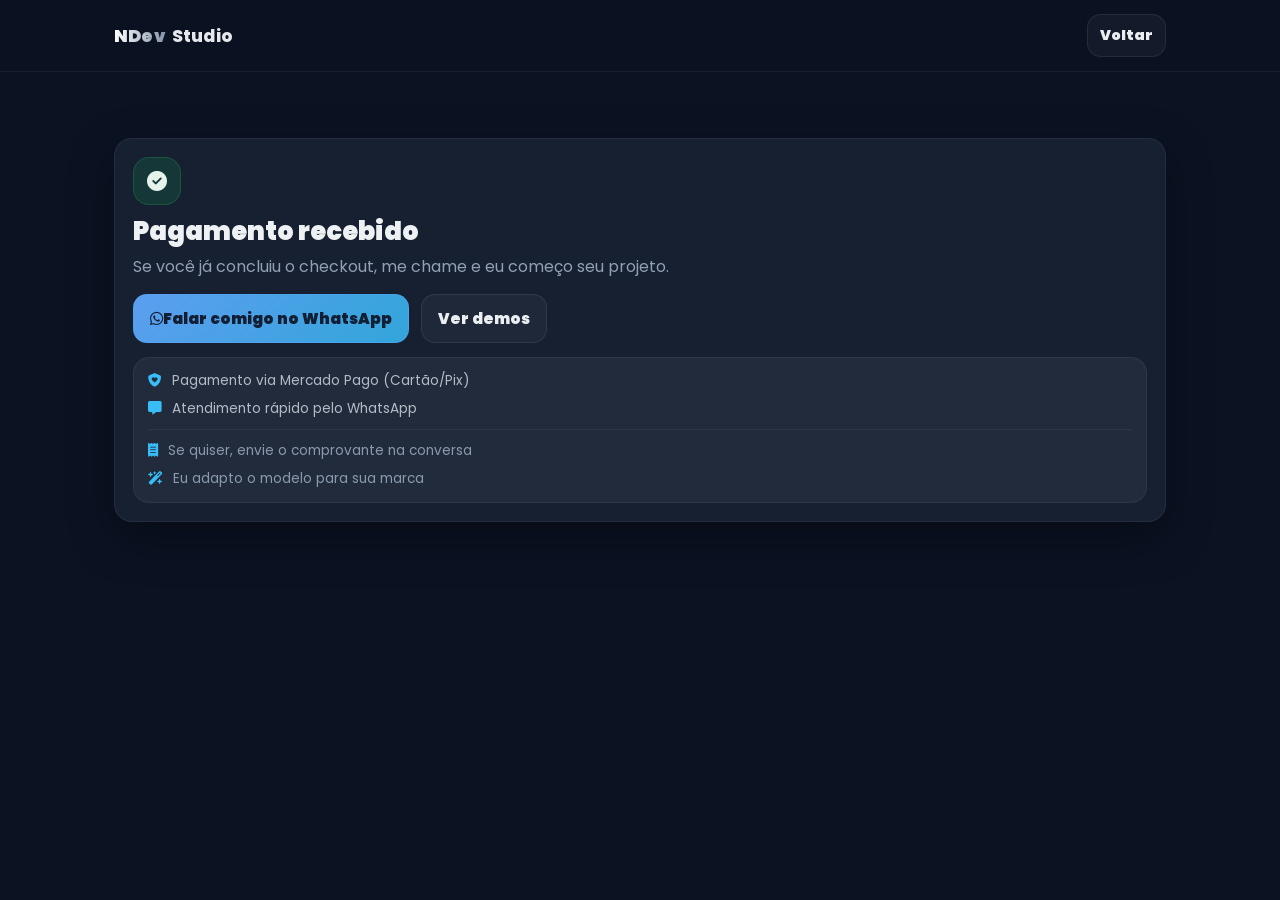
<file: NDev Studio/site/confirmacao.html>
<!DOCTYPE html>
<html lang="pt-br">
<head>
    <meta charset="UTF-8">
    <meta name="viewport" content="width=device-width, initial-scale=1.0">
    <title>NDev Studio | Confirmação de pagamento</title>
    <link rel="stylesheet" href="css/style.css">
    <link href="https://fonts.googleapis.com/css2?family=Poppins:wght@300;400;600;700&display=swap" rel="stylesheet">
    <link rel="stylesheet" href="https://cdnjs.cloudflare.com/ajax/libs/font-awesome/6.4.0/css/all.min.css">
</head>
<body>
    <header class="topbar">
        <div class="topbar-inner">
            <a class="brand" href="index.html" aria-label="Voltar para o site">
                <span class="brand-name"><span class="brand-ndev">NDev</span> <span class="brand-studio">Studio</span></span>
            </a>
            <a class="button ghost confirm-back" href="index.html#planos">Voltar</a>
        </div>
    </header>

    <main>
        <section class="section confirm">
            <div class="container">
                <div class="confirm-card animate-slide-up">
                    <div class="confirm-icon" id="confirm-icon">
                        <i class="fas fa-circle-check"></i>
                    </div>
                    <h1 class="confirm-title" id="confirm-title">Pagamento recebido</h1>
                    <p class="confirm-subtitle" id="confirm-subtitle">Se você já concluiu o checkout, me chame e eu começo seu projeto.</p>
                    <div class="confirm-meta" id="confirm-meta" aria-live="polite"></div>
                    <div class="confirm-actions">
                        <a class="button primary" id="confirm-whatsapp" href="https://wa.me/5561982352620?text=Ol%C3%A1%21%20Acabei%20de%20fazer%20o%20pagamento%20no%20Mercado%20Pago%20e%20quero%20iniciar%20meu%20site.%20Meu%20nome%3A%20%5BSeu%20nome%5D" target="_blank" rel="noreferrer">
                            <i class="fab fa-whatsapp"></i> Falar comigo no WhatsApp
                        </a>
                        <a class="button ghost" href="index.html#demos">
                            Ver demos
                        </a>
                    </div>
                    <div class="confirm-tip">
                        <div class="info-box">
                            <div class="info-row">
                                <span><i class="fas fa-shield-heart"></i> Pagamento via Mercado Pago (Cartão/Pix)</span>
                                <span><i class="fas fa-message"></i> Atendimento rápido pelo WhatsApp</span>
                            </div>
                            <div class="info-row subtle">
                                <span><i class="fas fa-receipt"></i> Se quiser, envie o comprovante na conversa</span>
                                <span><i class="fas fa-wand-magic-sparkles"></i> Eu adapto o modelo para sua marca</span>
                            </div>
                        </div>
                    </div>
                </div>
            </div>
        </section>
    </main>

    <script>
        const params = new URLSearchParams(window.location.search);
        const rawStatus = (params.get("status") || params.get("collection_status") || "").toLowerCase();
        const paymentId = params.get("payment_id") || params.get("collection_id") || "";
        const preferenceId = params.get("preference_id") || "";
        const externalRef = params.get("external_reference") || "";
        const merchantOrderId = params.get("merchant_order_id") || "";

        const titleEl = document.getElementById("confirm-title");
        const subtitleEl = document.getElementById("confirm-subtitle");
        const iconEl = document.getElementById("confirm-icon");
        const metaEl = document.getElementById("confirm-meta");
        const whatsappEl = document.getElementById("confirm-whatsapp");

        const status = rawStatus || "unknown";
        const statusMap = {
            approved: {
                title: "Pagamento aprovado",
                subtitle: "Perfeito. Me chame no WhatsApp para eu iniciar o seu projeto."
            },
            pending: {
                title: "Pagamento pendente",
                subtitle: "Assim que confirmar, me chame no WhatsApp e eu começo seu projeto."
            },
            in_process: {
                title: "Pagamento em análise",
                subtitle: "Assim que confirmar, me chame no WhatsApp e eu começo seu projeto."
            },
            rejected: {
                title: "Pagamento não aprovado",
                subtitle: "Se quiser, me chame no WhatsApp que eu te ajudo a finalizar o pagamento."
            }
        };

        const resolved = statusMap[status];
        if (resolved) {
            titleEl.textContent = resolved.title;
            subtitleEl.textContent = resolved.subtitle;
            if (status === "rejected") {
                iconEl.innerHTML = '<i class="fas fa-triangle-exclamation"></i>';
            }
        }

        const parts = [];
        if (paymentId) parts.push(`Pagamento: ${paymentId}`);
        if (merchantOrderId) parts.push(`Pedido: ${merchantOrderId}`);
        if (preferenceId) parts.push(`Preferência: ${preferenceId}`);
        if (externalRef) parts.push(`Ref: ${externalRef}`);
        if (parts.length) {
            metaEl.textContent = parts.join(" • ");
        }

        const messageParts = [
            "Olá! Acabei de concluir o pagamento no Mercado Pago e quero iniciar meu site."
        ];
        if (paymentId) messageParts.push(`Pagamento: ${paymentId}`);
        if (merchantOrderId) messageParts.push(`Pedido: ${merchantOrderId}`);
        if (externalRef) messageParts.push(`Ref: ${externalRef}`);
        messageParts.push("Pode me orientar nos próximos passos?");

        const msg = encodeURIComponent(messageParts.join(" | "));
        whatsappEl.href = `https://wa.me/5561982352620?text=${msg}`;

        async function syncStatusFromApi() {
            if (!paymentId) return;

            metaEl.textContent = [
                parts.join(" • "),
                "Validando pagamento…"
            ].filter(Boolean).join(" • ");

            try {
                const res = await fetch(`/.netlify/functions/mp-payment-status?payment_id=${encodeURIComponent(paymentId)}`, {
                    method: "GET",
                    headers: { Accept: "application/json" }
                });
                const json = await res.json().catch(() => null);
                if (!res.ok || !json?.ok) {
                    metaEl.textContent = parts.join(" • ");
                    return;
                }

                const apiStatus = String(json?.payment?.status ?? "").toLowerCase();
                const apiExternalRef = String(json?.payment?.external_reference ?? "").trim();
                const apiResolved = statusMap[apiStatus];

                if (apiResolved) {
                    titleEl.textContent = apiResolved.title;
                    subtitleEl.textContent = apiResolved.subtitle;
                    if (apiStatus === "rejected") {
                        iconEl.innerHTML = '<i class="fas fa-triangle-exclamation"></i>';
                    } else {
                        iconEl.innerHTML = '<i class="fas fa-circle-check"></i>';
                    }
                }

                const refreshedParts = [];
                refreshedParts.push(`Pagamento: ${paymentId}`);
                if (merchantOrderId) refreshedParts.push(`Pedido: ${merchantOrderId}`);
                if (preferenceId) refreshedParts.push(`Preferência: ${preferenceId}`);
                if (apiExternalRef || externalRef) refreshedParts.push(`Ref: ${apiExternalRef || externalRef}`);
                refreshedParts.push("Status confirmado");
                metaEl.textContent = refreshedParts.join(" • ");
            } catch {
                metaEl.textContent = parts.join(" • ");
            }
        }

        syncStatusFromApi();
    </script>
</body>
</html>
</file>
<file: NDev Studio/site/css/style.css>
:root {
    --bg-color: #0b1222;
    --card-bg: #141e33;
    --primary-color: #60a5fa;
    --text-color: #f8fafc;
    --text-secondary: #94a3b8;
    --gradient-1: #60a5fa;
    --gradient-2: #38bdf8;
    --accent-color: #38bdf8;
}

* {
    margin: 0;
    padding: 0;
    box-sizing: border-box;
}

html {
    scroll-padding-top: 96px;
    scroll-behavior: smooth;
    overflow-x: clip;
    overflow-y: auto;
    height: 100%;
}

body {
    font-family: 'Poppins', sans-serif;
    background-color: var(--bg-color);
    color: var(--text-color);
    min-height: 100%;
    display: block;
    position: relative;
    overflow: visible;
}

body.mode-comercial #demos,
body.mode-comercial #cases,
body.mode-comercial #como-funciona,
body.mode-comercial #manutencao,
body.mode-comercial #sobre {
    display: none !important;
}

body.mode-comercial .hero-panel {
    display: none !important;
}

#interno {
    display: none;
}

body.mode-interno main > section {
    display: none !important;
}

body.mode-interno #interno {
    display: block !important;
}

body.mode-fechamento main,
body.mode-fechamento .mobile-cta,
body.mode-fechamento .footer {
    display: none !important;
}

/* Background Shapes */
.bg-shape {
    position: absolute;
    border-radius: 50%;
    filter: blur(80px);
    opacity: 0.4;
    z-index: -1;
}

.shape-1 {
    width: 300px;
    height: 300px;
    background: var(--gradient-1);
    top: -50px;
    left: -50px;
    animation: float 6s ease-in-out infinite;
}

.shape-2 {
    width: 250px;
    height: 250px;
    background: var(--gradient-2);
    bottom: -50px;
    right: -50px;
    animation: float 8s ease-in-out infinite reverse;
}

@keyframes float {
    0% { transform: translate(0, 0); }
    50% { transform: translate(20px, 20px); }
    100% { transform: translate(0, 0); }
}

.container {
    width: 100%;
    max-width: 1100px;
    margin: 0 auto;
    padding: 2rem 1.5rem;
    display: flex;
    flex-direction: column;
    align-items: stretch;
    z-index: 1;
}

.links-container {
    width: 100%;
    display: flex;
    flex-direction: column;
    gap: 12px;
}

/* Profile Section */
.profile-section {
    text-align: center;
    margin-bottom: 2.5rem;
}

.avatar-container {
    width: 110px;
    height: 110px;
    border-radius: 50%;
    margin: 0 auto 1.2rem;
    padding: 4px;
    background: linear-gradient(45deg, var(--gradient-1), var(--gradient-2));
    display: flex;
    align-items: center;
    justify-content: center;
}

.avatar-container i,
.avatar-container img {
    width: 100%;
    height: 100%;
    background: var(--bg-color);
    border-radius: 50%;
    display: flex;
    align-items: center;
    justify-content: center;
    font-size: 3rem;
    color: var(--text-color);
    object-fit: cover; /* Ensures image covers the circle without distortion */
}

.profile-section h1 {
    font-size: 1.5rem;
    font-weight: 700;
    margin-bottom: 0.5rem;
    background: linear-gradient(90deg, #fff, #ccc);
    background-clip: text;
    -webkit-background-clip: text;
    -webkit-text-fill-color: transparent;
}

.profile-section p {
    color: var(--text-secondary);
    font-size: 0.95rem;
    font-weight: 300;
}

.pill-row {
    display: flex;
    flex-wrap: wrap;
    justify-content: flex-start;
    gap: 10px;
    margin-top: 14px;
}

.pill {
    display: inline-flex;
    align-items: center;
    gap: 8px;
    padding: 8px 12px;
    border-radius: 999px;
    font-size: 0.78rem;
    color: rgba(248, 250, 252, 0.88);
    background: rgba(255, 255, 255, 0.06);
    border: 1px solid rgba(255, 255, 255, 0.08);
    backdrop-filter: blur(10px);
}

.pill i {
    color: var(--accent-color);
}

.text-accent {
    color: rgba(125, 211, 252, 0.98);
}

.topbar {
    position: sticky;
    top: 0;
    z-index: 50;
    background: rgba(11, 18, 34, 0.74);
    border-bottom: 1px solid rgba(255, 255, 255, 0.06);
    backdrop-filter: blur(16px);
}

.topbar-inner {
    max-width: 1100px;
    margin: 0 auto;
    padding: 14px 1.5rem;
    display: flex;
    align-items: center;
    justify-content: space-between;
    gap: 14px;
}

.brand {
    display: inline-flex;
    align-items: center;
    gap: 12px;
    text-decoration: none;
    color: rgba(248, 250, 252, 0.95);
    font-weight: 900;
    letter-spacing: 0.2px;
}

.brand-mark {
    height: 38px;
    min-width: 38px;
    border-radius: 12px;
    padding: 2px;
    background: linear-gradient(45deg, var(--gradient-1), var(--gradient-2));
    display: inline-flex;
    align-items: center;
    justify-content: center;
    overflow: hidden;
}

.brand-mark img,
.brand-mark i {
    height: 100%;
    width: auto;
    display: flex;
    align-items: center;
    justify-content: center;
    object-fit: contain;
    color: rgba(248, 250, 252, 0.9);
    font-size: 1.05rem;
}

.brand-glyph {
    height: 100%;
    width: 100%;
    display: flex;
    align-items: center;
    justify-content: center;
    color: rgba(248, 250, 252, 0.95);
    font-weight: 900;
    font-size: 0.98rem;
    letter-spacing: 0.2px;
}
.brand-name {
    display: inline-flex;
    align-items: baseline;
    gap: 6px;
    font-size: 1.08rem;
    font-weight: 900;
    letter-spacing: 0.2px;
}

.brand-ndev {
    background: linear-gradient(90deg, #ffffff, rgba(148, 163, 184, 0.9));
    background-clip: text;
    -webkit-background-clip: text;
    -webkit-text-fill-color: transparent;
}

.brand-studio {
    color: rgba(248, 250, 252, 0.92);
    font-weight: 800;
}
.nav {
    display: flex;
    align-items: center;
    gap: 10px;
    flex-wrap: nowrap;
    justify-content: flex-end;
}

.nav-toggle-input {
    position: absolute;
    opacity: 0;
    pointer-events: none;
}

.nav-toggle {
    display: none;
    width: 42px;
    height: 42px;
    align-items: center;
    justify-content: center;
    border-radius: 12px;
    border: 1px solid rgba(255, 255, 255, 0.08);
    background: rgba(255, 255, 255, 0.04);
    color: rgba(248, 250, 252, 0.95);
    cursor: pointer;
    user-select: none;
}

.nav-toggle:hover {
    background: rgba(255, 255, 255, 0.07);
}

.nav a {
    color: rgba(226, 232, 240, 0.85);
    text-decoration: none;
    font-size: 0.9rem;
    font-weight: 700;
    padding: 10px 12px;
    border-radius: 12px;
    transition: all 0.2s ease;
}

.nav a:hover {
    background: rgba(255, 255, 255, 0.06);
    color: rgba(248, 250, 252, 0.95);
}

.nav .nav-cta {
    background: rgba(34, 197, 94, 0.16);
    border: 1px solid rgba(34, 197, 94, 0.22);
    color: rgba(240, 253, 244, 0.95);
}

.nav .nav-cta:hover {
    background: rgba(34, 197, 94, 0.22);
    border-color: rgba(34, 197, 94, 0.32);
}

.hero {
    padding: 34px 0 10px;
}

.hero-grid {
    display: grid;
    grid-template-columns: 1.15fr 0.85fr;
    gap: 22px;
    align-items: start;
}

.hero-copy h1 {
    font-size: 2.25rem;
    line-height: 1.08;
    font-weight: 900;
    letter-spacing: -0.6px;
    margin-bottom: 12px;
}

.hero-copy p {
    font-size: 1rem;
    color: rgba(148, 163, 184, 0.98);
    line-height: 1.55;
    margin-top: 10px;
}

.hero-actions {
    display: flex;
    flex-wrap: wrap;
    gap: 12px;
    margin-top: 18px;
}

.button {
    display: inline-flex;
    align-items: center;
    justify-content: center;
    padding: 12px 16px;
    border-radius: 14px;
    font-weight: 900;
    text-decoration: none;
    border: 1px solid rgba(255, 255, 255, 0.08);
    transition: all 0.2s ease;
    font-size: 0.95rem;
}

.button.primary {
    background: linear-gradient(135deg, rgba(96, 165, 250, 0.95), rgba(56, 189, 248, 0.85));
    color: rgba(15, 23, 42, 0.95);
    border-color: rgba(96, 165, 250, 0.35);
}

.button.primary:hover {
    transform: translateY(-1px);
    filter: brightness(1.05);
}

.button.is-disabled {
    opacity: 0.55;
    pointer-events: none;
    filter: grayscale(0.15);
}

.button.ghost {
    background: rgba(255, 255, 255, 0.04);
    color: rgba(248, 250, 252, 0.95);
}

.button.ghost:hover {
    background: rgba(255, 255, 255, 0.07);
    transform: translateY(-1px);
}

html.modal-open,
html.modal-open body {
    overflow: hidden;
}

.modal {
    position: fixed;
    inset: 0;
    display: none;
    place-items: center;
    padding: 18px;
    padding-top: calc(18px + env(safe-area-inset-top));
    padding-bottom: calc(18px + env(safe-area-inset-bottom));
    z-index: 9999;
    opacity: 0;
    pointer-events: none;
    transition: opacity 0.2s ease;
}

.modal[aria-hidden="false"] {
    display: grid;
    opacity: 1;
    pointer-events: auto;
}

.modal-overlay {
    position: absolute;
    inset: 0;
    background: rgba(2, 6, 23, 0.78);
    backdrop-filter: blur(6px);
}

.modal-card {
    position: relative;
    width: min(720px, 100%);
    max-height: calc(100vh - 36px);
    max-height: calc(100dvh - 36px);
    display: flex;
    flex-direction: column;
    border-radius: 18px;
    background: rgba(30, 41, 59, 0.8);
    border: 1px solid rgba(255, 255, 255, 0.08);
    box-shadow: 0 18px 55px rgba(0, 0, 0, 0.5);
    overflow: hidden;
}

.modal-card-wide {
    width: min(920px, 100%);
}

.modal-head {
    display: flex;
    align-items: center;
    justify-content: space-between;
    gap: 12px;
    padding: 14px 14px;
    border-bottom: 1px solid rgba(255, 255, 255, 0.06);
}

.modal-head h3 {
    margin: 0;
    font-size: 1.02rem;
    font-weight: 900;
    color: rgba(248, 250, 252, 0.95);
}

.icon-button {
    width: 40px;
    height: 40px;
    display: inline-flex;
    align-items: center;
    justify-content: center;
    border-radius: 14px;
    background: rgba(255, 255, 255, 0.04);
    border: 1px solid rgba(255, 255, 255, 0.08);
    color: rgba(248, 250, 252, 0.92);
    cursor: pointer;
}

.icon-button:hover {
    background: rgba(255, 255, 255, 0.07);
}

.modal-body {
    padding: 14px 14px 16px;
    display: grid;
    gap: 14px;
    overflow: auto;
    min-height: 0;
    -webkit-overflow-scrolling: touch;
    flex: 1 1 auto;
}

.term-actions {
    display: flex;
    justify-content: flex-end;
}

.modal-foot {
    padding: 12px 14px 14px;
    border-top: 1px solid rgba(255, 255, 255, 0.06);
    background: rgba(15, 23, 42, 0.35);
    display: grid;
    gap: 12px;
}

.form-grid {
    display: grid;
    grid-template-columns: repeat(2, minmax(0, 1fr));
    gap: 12px;
}

.field {
    display: grid;
    gap: 8px;
    color: rgba(226, 232, 240, 0.92);
    font-weight: 800;
    font-size: 0.82rem;
}

.field input,
.field select {
    width: 100%;
    padding: 12px 12px;
    border-radius: 14px;
    border: 1px solid rgba(255, 255, 255, 0.08);
    background: rgba(15, 23, 42, 0.35);
    color: rgba(248, 250, 252, 0.95);
    outline: none;
    font-family: inherit;
}

.field input::placeholder {
    color: rgba(148, 163, 184, 0.9);
}

.field input:focus,
.field select:focus {
    border-color: rgba(96, 165, 250, 0.35);
    box-shadow: 0 0 0 3px rgba(96, 165, 250, 0.12);
}

.form-block {
    padding: 12px 12px;
    border-radius: 16px;
    background: rgba(255, 255, 255, 0.04);
    border: 1px solid rgba(255, 255, 255, 0.06);
    display: grid;
    gap: 12px;
}

.form-disclosure {
    padding: 0;
    border-radius: 16px;
    background: rgba(255, 255, 255, 0.04);
    border: 1px solid rgba(255, 255, 255, 0.06);
    overflow: hidden;
}

.form-disclosure > summary {
    list-style: none;
    cursor: pointer;
    display: flex;
    align-items: center;
    justify-content: space-between;
    gap: 10px;
    flex-wrap: wrap;
    padding: 12px 12px;
    font-size: 0.9rem;
    font-weight: 900;
    color: rgba(248, 250, 252, 0.95);
}

.form-disclosure > summary::-webkit-details-marker {
    display: none;
}

.form-disclosure > summary .disclosure-hint {
    font-size: 0.8rem;
    font-weight: 800;
    color: rgba(148, 163, 184, 0.95);
}

.form-disclosure[open] > summary .disclosure-hint {
    color: rgba(125, 211, 252, 0.98);
}

.form-disclosure .form-block-inner {
    padding: 0 12px 12px;
    display: grid;
    gap: 12px;
}

.form-title {
    font-size: 0.9rem;
    font-weight: 900;
    color: rgba(248, 250, 252, 0.95);
}

.form-toolbar {
    display: flex;
    justify-content: flex-end;
}

.badge-included {
    margin-left: auto;
    padding: 6px 10px;
    border-radius: 999px;
    font-size: 0.75rem;
    font-weight: 800;
    color: rgba(240, 253, 244, 0.95);
    background: rgba(34, 197, 94, 0.16);
    border: 1px solid rgba(34, 197, 94, 0.28);
}

.check-grid {
    display: grid;
    grid-template-columns: repeat(2, minmax(0, 1fr));
    gap: 10px;
}

#q-extras .check-grid {
    max-height: min(42vh, 340px);
    overflow: auto;
    padding-right: 6px;
    -webkit-overflow-scrolling: touch;
    scrollbar-width: thin;
    scrollbar-color: rgba(96, 165, 250, 0.55) rgba(255, 255, 255, 0.06);
}

#q-extras .check-grid::-webkit-scrollbar {
    width: 10px;
}

#q-extras .check-grid::-webkit-scrollbar-track {
    background: rgba(255, 255, 255, 0.06);
    border-radius: 999px;
}

#q-extras .check-grid::-webkit-scrollbar-thumb {
    background: rgba(96, 165, 250, 0.55);
    border-radius: 999px;
    border: 2px solid rgba(255, 255, 255, 0.06);
}

.check-option {
    display: inline-flex;
    align-items: flex-start;
    gap: 10px;
    font-size: 0.85rem;
    line-height: 1.35;
    color: rgba(203, 213, 225, 0.9);
    padding: 10px 10px;
    border-radius: 14px;
    background: rgba(255, 255, 255, 0.03);
    border: 1px solid rgba(255, 255, 255, 0.06);
    cursor: pointer;
    user-select: none;
}

.check-option input {
    margin-top: 2px;
}

.check-option-wide {
    width: 100%;
}

.quote-summary {
    padding: 12px 12px;
    border-radius: 16px;
    background: rgba(255, 255, 255, 0.04);
    border: 1px solid rgba(255, 255, 255, 0.06);
}

.quote-line {
    display: flex;
    align-items: center;
    justify-content: space-between;
    gap: 12px;
    color: rgba(226, 232, 240, 0.92);
    font-weight: 800;
}

.quote-line + .quote-line {
    margin-top: 10px;
    padding-top: 10px;
    border-top: 1px solid rgba(255, 255, 255, 0.06);
}

.modal-actions {
    display: flex;
    flex-wrap: wrap;
    gap: 12px;
    align-items: center;
}

.term-box {
    padding: 12px 12px;
    border-radius: 16px;
    background: rgba(15, 23, 42, 0.35);
    border: 1px solid rgba(255, 255, 255, 0.08);
    color: rgba(226, 232, 240, 0.9);
    font-size: 0.9rem;
    line-height: 1.55;
    overflow-wrap: anywhere;
    word-break: break-word;
    position: relative;
    height: 160px;
    overflow: hidden;
}

.term-box::after {
    content: "";
    position: absolute;
    left: 0;
    right: 0;
    bottom: 0;
    height: 72px;
    background: linear-gradient(to bottom, rgba(15, 23, 42, 0), rgba(15, 23, 42, 0.95));
    pointer-events: none;
}

.term-box.is-expanded {
    height: auto;
    overflow: visible;
}

.term-box.is-expanded::after {
    display: none;
}

.sign-canvas {
    width: 100%;
    height: 180px;
    border-radius: 16px;
    background: rgba(2, 6, 23, 0.28);
    border: 1px solid rgba(255, 255, 255, 0.08);
    touch-action: none;
}

.hint-box {
    padding: 10px 10px;
    border-radius: 14px;
    background: rgba(96, 165, 250, 0.12);
    border: 1px solid rgba(96, 165, 250, 0.22);
    color: rgba(226, 232, 240, 0.92);
    font-size: 0.85rem;
    line-height: 1.35;
}

.hint-box.is-success {
    background: rgba(34, 197, 94, 0.14);
    border-color: rgba(34, 197, 94, 0.24);
    color: rgba(240, 253, 244, 0.95);
}

.maint-grid {
    display: grid;
    grid-template-columns: repeat(2, minmax(0, 1fr));
    gap: 14px;
    margin-top: 12px;
}

.hero-panel {
    background: rgba(30, 41, 59, 0.65);
    border: 1px solid rgba(255, 255, 255, 0.06);
    border-radius: 18px;
    padding: 16px 16px 14px;
    box-shadow: 0 16px 45px rgba(0, 0, 0, 0.35);
    overflow: hidden;
}

.panel-title {
    display: flex;
    align-items: baseline;
    justify-content: space-between;
    gap: 12px;
    margin-bottom: 12px;
}

.panel-title h2,
.panel-title h3 {
    font-size: 1.05rem;
    font-weight: 900;
    color: rgba(248, 250, 252, 0.95);
}

.panel-badge {
    display: inline-flex;
    align-items: center;
    gap: 8px;
    padding: 8px 10px;
    border-radius: 999px;
    font-size: 0.75rem;
    font-weight: 900;
    background: rgba(96, 165, 250, 0.14);
    border: 1px solid rgba(96, 165, 250, 0.22);
    color: rgba(226, 232, 240, 0.92);
}

.panel-list {
    display: grid;
    gap: 10px;
    margin-bottom: 12px;
}

.panel-item {
    display: flex;
    align-items: flex-start;
    gap: 10px;
    font-size: 0.88rem;
    line-height: 1.35;
    color: rgba(203, 213, 225, 0.9);
    padding: 10px 10px;
    border-radius: 14px;
    background: rgba(255, 255, 255, 0.04);
    border: 1px solid rgba(255, 255, 255, 0.06);
}

.panel-item i {
    color: rgba(125, 211, 252, 0.95);
    margin-top: 1px;
}

.panel-cta {
    display: inline-flex;
    align-items: center;
    justify-content: center;
    gap: 10px;
    width: 100%;
    padding: 12px 14px;
    border-radius: 14px;
    text-decoration: none;
    font-weight: 900;
    color: rgba(240, 253, 244, 0.95);
    background: rgba(34, 197, 94, 0.16);
    border: 1px solid rgba(34, 197, 94, 0.24);
}

.panel-cta:hover {
    background: rgba(34, 197, 94, 0.22);
    border-color: rgba(34, 197, 94, 0.35);
}

.section {
    padding: 28px 0;
}

section[id] {
    scroll-margin-top: 96px;
}

.confirm {
    padding: 34px 0;
}

.confirm-back {
    padding: 10px 12px;
    font-size: 0.9rem;
}

.confirm-card {
    border-radius: 18px;
    background: rgba(30, 41, 59, 0.65);
    border: 1px solid rgba(255, 255, 255, 0.06);
    padding: 18px 18px;
    box-shadow: 0 16px 45px rgba(0, 0, 0, 0.35);
}

.confirm-icon {
    width: 48px;
    height: 48px;
    border-radius: 16px;
    display: inline-flex;
    align-items: center;
    justify-content: center;
    background: rgba(34, 197, 94, 0.14);
    border: 1px solid rgba(34, 197, 94, 0.22);
    color: rgba(240, 253, 244, 0.95);
    font-size: 1.25rem;
}

.confirm-title {
    margin-top: 12px;
    font-size: 1.6rem;
    line-height: 1.1;
    font-weight: 900;
    color: rgba(248, 250, 252, 0.96);
}

.confirm-subtitle {
    margin-top: 10px;
    color: rgba(148, 163, 184, 0.98);
    line-height: 1.55;
}

.confirm-meta {
    margin-top: 12px;
    color: rgba(148, 163, 184, 0.95);
    font-size: 0.86rem;
    line-height: 1.4;
}

.confirm-actions {
    margin-top: 14px;
    display: flex;
    flex-wrap: wrap;
    gap: 12px;
}

.confirm-tip {
    margin-top: 14px;
}

.section-muted {
    background: rgba(255, 255, 255, 0.02);
    border-top: 1px solid rgba(255, 255, 255, 0.04);
    border-bottom: 1px solid rgba(255, 255, 255, 0.04);
}

.section-head {
    margin-bottom: 16px;
}

.section-head h2 {
    font-size: 1.35rem;
    font-weight: 900;
    color: rgba(248, 250, 252, 0.95);
    margin-bottom: 8px;
}

.section-head p {
    color: rgba(148, 163, 184, 0.98);
    line-height: 1.5;
}

.grid {
    display: grid;
    gap: 14px;
}

.grid-2 {
    grid-template-columns: repeat(2, minmax(0, 1fr));
}

.grid-1 {
    grid-template-columns: 1fr;
    margin-top: 14px;
}

.plan-item {
    display: flex;
    flex-direction: column;
    gap: 10px;
    height: 100%;
}

.plan-item > .link-card {
    flex: 1;
    margin-bottom: 0;
}

.plan-actions {
    display: flex;
    flex-wrap: wrap;
    gap: 10px;
}

.quote-link {
    display: inline-flex;
    align-items: center;
    justify-content: center;
    gap: 8px;
    padding: 10px 12px;
    border-radius: 14px;
    text-decoration: none;
    font-weight: 900;
    font-size: 0.86rem;
    color: rgba(224, 231, 255, 0.95);
    background: rgba(96, 165, 250, 0.14);
    border: 1px solid rgba(96, 165, 250, 0.22);
    transition: transform 0.2s ease, background 0.2s ease, border-color 0.2s ease;
}

.quote-link:hover {
    transform: translateY(-1px);
    background: rgba(96, 165, 250, 0.2);
    border-color: rgba(96, 165, 250, 0.34);
}

.pay-link {
    display: inline-flex;
    align-items: center;
    justify-content: center;
    gap: 8px;
    padding: 10px 12px;
    border-radius: 14px;
    text-decoration: none;
    font-weight: 900;
    font-size: 0.86rem;
    color: rgba(240, 253, 244, 0.95);
    background: rgba(34, 197, 94, 0.16);
    border: 1px solid rgba(34, 197, 94, 0.24);
    transition: transform 0.2s ease, background 0.2s ease, border-color 0.2s ease;
}

.pay-link:hover {
    transform: translateY(-1px);
    background: rgba(34, 197, 94, 0.22);
    border-color: rgba(34, 197, 94, 0.35);
}

.cta-row {
    margin-top: 14px;
}

.conversion-band {
    padding: 0;
}
.conversion-band .band-inner {
    display: grid;
    grid-template-columns: 1.2fr 1fr;
    gap: 14px;
    background: linear-gradient(135deg, rgba(96, 165, 250, 0.18), rgba(56, 189, 248, 0.14));
    border: 1px solid rgba(96, 165, 250, 0.25);
    border-radius: 18px;
    padding: 16px 16px;
    box-shadow: 0 16px 45px rgba(0, 0, 0, 0.25);
}
.conversion-band .band-title {
    font-size: 1.12rem;
    font-weight: 900;
    color: rgba(248, 250, 252, 0.95);
}
.conversion-band .band-sub {
    font-size: 0.95rem;
    color: rgba(203, 213, 225, 0.95);
    margin-top: 6px;
}
.conversion-band .band-actions {
    display: flex;
    flex-wrap: wrap;
    align-items: center;
    gap: 10px;
    justify-content: flex-end;
}

.about-grid {
    display: grid;
    grid-template-columns: repeat(2, minmax(0, 1fr));
    gap: 14px;
}

.about-card {
    border-radius: 18px;
    background: rgba(30, 41, 59, 0.6);
    border: 1px solid rgba(255, 255, 255, 0.06);
    padding: 16px 16px;
    box-shadow: 0 16px 45px rgba(0, 0, 0, 0.25);
}

.about-card h3 {
    font-size: 1.05rem;
    font-weight: 900;
    color: rgba(248, 250, 252, 0.95);
    margin-bottom: 10px;
}

.about-card p {
    color: rgba(148, 163, 184, 0.98);
    line-height: 1.55;
    margin-top: 10px;
}

.checklist {
    display: grid;
    gap: 10px;
    margin-top: 6px;
}

.check {
    display: flex;
    align-items: flex-start;
    gap: 10px;
    color: rgba(203, 213, 225, 0.9);
    background: rgba(255, 255, 255, 0.04);
    border: 1px solid rgba(255, 255, 255, 0.06);
    padding: 10px 10px;
    border-radius: 14px;
    font-size: 0.88rem;
    line-height: 1.35;
}

.check i {
    color: rgba(125, 211, 252, 0.95);
    margin-top: 1px;
}

.faq {
    margin-top: 14px;
    display: grid;
    gap: 10px;
}

.faq details {
    border-radius: 16px;
    background: rgba(255, 255, 255, 0.04);
    border: 1px solid rgba(255, 255, 255, 0.06);
    padding: 12px 12px;
}

.faq summary {
    cursor: pointer;
    font-weight: 900;
    color: rgba(248, 250, 252, 0.95);
    list-style: none;
}

.faq summary::-webkit-details-marker {
    display: none;
}

.faq summary::after {
    content: "+";
    float: right;
    color: rgba(125, 211, 252, 0.95);
    font-weight: 900;
}

.faq details[open] summary::after {
    content: "–";
}

.faq p {
    margin-top: 10px;
    color: rgba(148, 163, 184, 0.98);
    line-height: 1.55;
}

.footer {
    margin-top: 3rem;
    text-align: center;
    width: 100%;
}

.footer p {
    font-size: 0.8rem;
    color: rgba(203, 213, 225, 0.86);
    opacity: 1;
}

.section-title {
    width: 100%;
    padding: 14px 14px 6px;
    border-radius: 16px;
    background: rgba(255, 255, 255, 0.03);
    border: 1px solid rgba(255, 255, 255, 0.06);
}

.section-title.small {
    padding: 12px 14px 6px;
}

.section-title h2 {
    font-size: 0.95rem;
    font-weight: 700;
    letter-spacing: 0.2px;
    color: rgba(248, 250, 252, 0.95);
    margin-bottom: 6px;
}

.section-title p {
    font-size: 0.85rem;
    color: rgba(148, 163, 184, 0.95);
    line-height: 1.4;
}

/* Links Section */
.links-section {
    width: 100%;
    display: flex;
    flex-direction: column;
    gap: 1rem;
}

.link-card {
    background-color: var(--card-bg);
    padding: 18px 20px;
    border-radius: 16px;
    text-decoration: none;
    display: flex;
    align-items: center;
    justify-content: space-between;
    transition: all 0.3s cubic-bezier(0.25, 0.8, 0.25, 1);
    border: 1px solid rgba(255, 255, 255, 0.05); /* Subtle border for definition */
    position: relative;
    overflow: hidden;
    margin-bottom: 5px;
    box-shadow: 0 4px 6px -1px rgba(0, 0, 0, 0.1), 0 2px 4px -1px rgba(0, 0, 0, 0.06);
}

.link-card.is-static {
    cursor: default;
}

.link-card.is-static:hover {
    transform: none;
    box-shadow: 0 4px 6px -1px rgba(0, 0, 0, 0.1), 0 2px 4px -1px rgba(0, 0, 0, 0.06);
    border-color: rgba(255, 255, 255, 0.05);
    background-color: var(--card-bg);
}

.link-card.is-static:hover::before {
    opacity: 0;
}

.link-card.is-static:hover .icon-box {
    background: rgba(255, 255, 255, 0.05);
    color: var(--primary-color);
}

.link-card::before {
    content: '';
    position: absolute;
    top: 0;
    left: 0;
    width: 4px;
    height: 100%;
    background: linear-gradient(to bottom, var(--gradient-1), var(--gradient-2));
    opacity: 0;
    transition: opacity 0.3s ease;
}

.link-card:hover {
    transform: translateY(-5px);
    box-shadow: 0 10px 20px rgba(0, 0, 0, 0.2);
    border-color: rgba(96, 165, 250, 0.32);
    background-color: rgba(255, 255, 255, 0.06);
}

.link-card:hover::before {
    opacity: 1;
}

.link-content {
    display: flex;
    align-items: center;
    gap: 15px;
    flex: 1;
}

.icon-box {
    width: 45px;
    height: 45px;
    background: rgba(255, 255, 255, 0.05);
    border-radius: 12px;
    display: flex;
    align-items: center;
    justify-content: center;
    font-size: 1.2rem;
    color: var(--primary-color);
    transition: all 0.3s ease;
}

#planos .icon-box,
#demos .icon-box {
    margin-right: 14px;
}

.link-card:hover .icon-box {
    background: var(--primary-color);
    color: #fff;
}

.text-content {
    display: flex;
    flex-direction: column;
    gap: 4px;
}

.text-content h3 {
    color: var(--text-color);
    font-size: 1rem;
    font-weight: 600;
    margin: 0;
}

.text-content p {
    color: var(--text-secondary);
    font-size: 0.8rem;
    margin: 0;
}

.text-content span {
    color: #cbd5e1;
    font-size: 0.85rem;
    line-height: 1.4;
}

.card-top {
    display: flex;
    align-items: baseline;
    justify-content: space-between;
    gap: 10px;
}

.price {
    font-weight: 800;
    letter-spacing: 0.2px;
    color: rgba(248, 250, 252, 0.95);
    background: rgba(96, 165, 250, 0.12);
    border: 1px solid rgba(96, 165, 250, 0.22);
    padding: 6px 10px;
    border-radius: 999px;
    white-space: nowrap;
}

.subtitle {
    color: rgba(203, 213, 225, 0.95);
    font-size: 0.86rem;
    line-height: 1.35;
}

.meta {
    display: flex;
    flex-wrap: wrap;
    gap: 10px 12px;
    margin-top: 10px;
    color: rgba(148, 163, 184, 0.95);
    font-size: 0.78rem;
}

.meta span {
    display: inline-flex;
    align-items: center;
    gap: 7px;
    padding: 6px 10px;
    border-radius: 999px;
    background: rgba(255, 255, 255, 0.05);
    border: 1px solid rgba(255, 255, 255, 0.06);
}

.meta i {
    color: rgba(125, 211, 252, 0.95);
    display: inline-flex;
    align-items: center;
    justify-content: center;
    width: 1.1em;
    height: 1.1em;
    line-height: 1;
    flex: 0 0 1.1em;
}

.arrow-icon {
    color: var(--text-secondary);
    font-size: 0.9rem;
    opacity: 0;
    transform: translateX(-10px);
    transition: all 0.3s ease;
}

.link-card:hover .arrow-icon {
    opacity: 1;
    transform: translateX(0);
    color: var(--primary-color);
}

.link-card.cta-whatsapp {
    background: linear-gradient(135deg, rgba(34, 197, 94, 0.18), rgba(96, 165, 250, 0.12));
    border-color: rgba(34, 197, 94, 0.22);
}

.link-card.cta-whatsapp::before {
    opacity: 1;
    background: linear-gradient(to bottom, rgba(34, 197, 94, 0.9), rgba(14, 165, 233, 0.9));
}

.link-card.cta-whatsapp .icon-box {
    background: rgba(34, 197, 94, 0.18);
    color: rgba(34, 197, 94, 0.95);
}

.link-card.cta-whatsapp:hover {
    border-color: rgba(34, 197, 94, 0.35);
    background-color: #26354a;
}

.info-box {
    margin-top: 12px;
    padding: 14px 14px;
    background: rgba(255, 255, 255, 0.05);
    border-radius: 16px;
    font-size: 0.85rem;
    color: var(--text-secondary);
    text-align: left;
    border: 1px solid rgba(255, 255, 255, 0.06);
}

.info-row {
    display: grid;
    grid-template-columns: 1fr;
    gap: 10px;
}

.info-row + .info-row {
    margin-top: 12px;
    padding-top: 12px;
    border-top: 1px solid rgba(255, 255, 255, 0.06);
}

.info-row span {
    display: inline-flex;
    gap: 10px;
    align-items: center;
    line-height: 1.3;
    color: rgba(203, 213, 225, 0.85);
}

.info-row i {
    color: var(--accent-color);
}

.info-row.subtle span {
    color: rgba(148, 163, 184, 0.92);
}

.how-it-works {
    width: 100%;
    margin-top: 12px;
    padding: 14px 14px 12px;
    border-radius: 16px;
    background: rgba(255, 255, 255, 0.04);
    border: 1px solid rgba(255, 255, 255, 0.06);
}

.how-it-works h2 {
    font-size: 0.95rem;
    font-weight: 800;
    color: rgba(248, 250, 252, 0.95);
    margin-bottom: 12px;
}

.steps {
    display: grid;
    gap: 10px;
}

.step {
    display: grid;
    grid-template-columns: 40px 1fr;
    gap: 12px;
    padding: 12px 12px;
    border-radius: 14px;
    background: rgba(255, 255, 255, 0.04);
    border: 1px solid rgba(255, 255, 255, 0.06);
}

.step-icon {
    width: 40px;
    height: 40px;
    border-radius: 12px;
    display: flex;
    align-items: center;
    justify-content: center;
    background: rgba(96, 165, 250, 0.12);
    border: 1px solid rgba(96, 165, 250, 0.18);
    color: rgba(125, 211, 252, 0.95);
}

.step-text h3,
.step-text h4 {
    font-size: 0.9rem;
    font-weight: 800;
    color: rgba(248, 250, 252, 0.95);
    margin-bottom: 4px;
}

.step-text p {
    font-size: 0.85rem;
    color: rgba(148, 163, 184, 0.98);
    line-height: 1.35;
}

/* Footer */
footer {
    margin-top: 3rem;
    text-align: center;
    width: 100%;
}

.social-links {
    display: flex;
    justify-content: center;
    gap: 1.5rem;
    margin-bottom: 1.5rem;
}

.social-links a {
    color: var(--text-secondary);
    font-size: 1.4rem;
    transition: all 0.3s ease;
    opacity: 0.7;
}

.social-links a:hover {
    transform: scale(1.1);
    opacity: 1;
    color: var(--accent-color);
}

footer p {
    font-size: 0.8rem;
    color: rgba(203, 213, 225, 0.86);
    opacity: 1;
}

/* GitHub Watermark */
.github-watermark {
    display: inline-flex;
    align-items: center;
    justify-content: center;
    width: 100%;
    gap: 6px;
    color: rgba(203, 213, 225, 0.8);
    font-size: 0.75rem;
    text-decoration: none;
    transition: all 0.3s ease;
    margin-top: 15px;
}

.github-watermark:hover {
    color: rgba(248, 250, 252, 0.92);
    transform: scale(1.05);
}

.mobile-cta {
    display: none;
    position: fixed;
    left: clamp(8px, 3vw, 12px);
    right: clamp(8px, 3vw, 12px);
    bottom: clamp(8px, 3vw, 12px);
    z-index: 1200;
    padding: clamp(8px, 2.6vw, 10px);
    border-radius: clamp(14px, 4vw, 18px);
    background: rgba(15, 23, 42, 0.82);
    border: 1px solid rgba(255, 255, 255, 0.10);
    box-shadow: 0 18px 55px rgba(0, 0, 0, 0.45);
    backdrop-filter: blur(14px);
    grid-template-columns: repeat(2, minmax(0, 1fr));
    gap: clamp(8px, 2.6vw, 10px);
    padding-bottom: calc(clamp(8px, 2.6vw, 10px) + env(safe-area-inset-bottom));
}

.mobile-cta-btn {
    display: inline-flex;
    align-items: center;
    justify-content: center;
    gap: clamp(6px, 2vw, 8px);
    padding: clamp(10px, 3.2vw, 12px) clamp(10px, 3.2vw, 12px);
    border-radius: clamp(12px, 3.4vw, 14px);
    font-weight: 900;
    font-size: clamp(0.82rem, 3.6vw, 0.92rem);
    text-decoration: none;
    border: 1px solid transparent;
    cursor: pointer;
    user-select: none;
    font-family: inherit;
    min-width: 0;
    white-space: nowrap;
}

.mobile-cta-primary {
    background: rgba(96, 165, 250, 0.22);
    border-color: rgba(96, 165, 250, 0.35);
    color: rgba(255, 255, 255, 0.95);
}

.mobile-cta-secondary {
    background: rgba(34, 197, 94, 0.18);
    border-color: rgba(34, 197, 94, 0.30);
    color: rgba(240, 253, 244, 0.95);
}

/* Animations */
@keyframes fadeIn {
    from { opacity: 0; }
    to { opacity: 1; }
}

@keyframes slideUp {
    from { opacity: 0; transform: translateY(20px); }
    to { opacity: 1; transform: translateY(0); }
}

.animate-fade-in {
    animation: fadeIn 0.8s ease forwards;
}

.animate-slide-up {
    opacity: 0;
    animation: slideUp 0.6s ease forwards;
}

/* Responsive adjustments */
@media (max-width: 360px) {
    .container {
        padding: 0 10px;
    }
    
    .link-card {
        padding: 12px 15px;
    }
    
    .icon-box {
        width: 35px;
        height: 35px;
        font-size: 1rem;
    }
    
    .profile-section h1 {
        font-size: 1.2rem;
    }

    .price {
        padding: 5px 8px;
        font-size: 0.8rem;
    }

    .mobile-cta {
        grid-template-columns: 1fr;
    }
}

@media (max-width: 900px) {
    body {
        padding-bottom: calc(112px + env(safe-area-inset-bottom));
    }
    .topbar-inner {
        padding: 12px 1rem;
        position: relative;
    }
    .container {
        padding: 1.5rem 1rem;
    }
    .hero {
        padding-top: 22px;
    }
    .hero-grid {
        grid-template-columns: 1fr;
    }
    .grid-2 {
        grid-template-columns: 1fr;
    }
    .about-grid {
        grid-template-columns: 1fr;
    }
    .maint-grid {
        grid-template-columns: 1fr;
    }
    .form-grid {
        grid-template-columns: 1fr;
    }
    .check-grid {
        grid-template-columns: 1fr;
    }
    .conversion-band .band-inner {
        grid-template-columns: 1fr;
    }
    .conversion-band .band-actions {
        justify-content: flex-start;
    }
    .modal {
        padding: 12px;
        padding-top: calc(12px + env(safe-area-inset-top));
        padding-bottom: calc(12px + env(safe-area-inset-bottom));
    }
    .modal-head {
        padding: 12px 12px;
    }
    .modal-body {
        padding: 12px 12px 14px;
    }
    .modal-foot {
        padding: 12px 12px 12px;
    }
    .modal-actions {
        flex-direction: column;
        align-items: stretch;
    }
    .modal-actions .button {
        width: 100%;
    }
    .nav-toggle {
        display: inline-flex;
    }
    .nav {
        position: fixed;
        top: 72px;
        left: 12px;
        right: 12px;
        max-width: 560px;
        margin: 0 auto;
        padding: 10px;
        flex-direction: column;
        align-items: stretch;
        gap: 6px;
        background: rgba(20, 30, 51, 0.94);
        border: 1px solid rgba(255, 255, 255, 0.08);
        border-radius: 16px;
        box-shadow: 0 18px 55px rgba(0, 0, 0, 0.45);
        backdrop-filter: blur(14px);
        opacity: 0;
        pointer-events: none;
        transform: translateY(-10px) scale(0.98);
        transition: opacity 0.18s ease, transform 0.18s ease;
        overflow: auto;
        max-height: calc(100vh - 96px);
    }
    .nav-toggle-input:checked ~ .nav {
        opacity: 1;
        pointer-events: auto;
        transform: translateY(0) scale(1);
    }
    .nav a {
        display: flex;
        align-items: center;
        justify-content: space-between;
        width: 100%;
        padding: 8px 10px;
        font-size: 0.88rem;
    }
    .hero-copy h1 {
        font-size: 1.8rem;
    }
    .mobile-cta {
        display: grid;
    }
}
</file>
<file: NDev Studio/NDev Studio/site/css/style.css>
:root {
    --bg-color: #0b1222;
    --card-bg: #141e33;
    --primary-color: #60a5fa;
    --text-color: #f8fafc;
    --text-secondary: #94a3b8;
    --gradient-1: #60a5fa;
    --gradient-2: #38bdf8;
    --accent-color: #38bdf8;
}

* {
    margin: 0;
    padding: 0;
    box-sizing: border-box;
}

html {
    scroll-padding-top: 96px;
    scroll-behavior: smooth;
    overflow-x: clip;
    overflow-y: auto;
    height: 100%;
}

body {
    font-family: 'Poppins', sans-serif;
    background-color: var(--bg-color);
    color: var(--text-color);
    min-height: 100%;
    display: block;
    position: relative;
    overflow: visible;
}

body.mode-comercial #demos,
body.mode-comercial #cases,
body.mode-comercial #como-funciona,
body.mode-comercial #manutencao,
body.mode-comercial #sobre {
    display: none !important;
}

body.mode-comercial .hero-panel {
    display: none !important;
}

#interno {
    display: none;
}

body.mode-interno main > section {
    display: none !important;
}

body.mode-interno #interno {
    display: block !important;
}

body.mode-fechamento main,
body.mode-fechamento .mobile-cta,
body.mode-fechamento .footer {
    display: none !important;
}

/* Background Shapes */
.bg-shape {
    position: absolute;
    border-radius: 50%;
    filter: blur(80px);
    opacity: 0.4;
    z-index: -1;
}

.shape-1 {
    width: 300px;
    height: 300px;
    background: var(--gradient-1);
    top: -50px;
    left: -50px;
    animation: float 6s ease-in-out infinite;
}

.shape-2 {
    width: 250px;
    height: 250px;
    background: var(--gradient-2);
    bottom: -50px;
    right: -50px;
    animation: float 8s ease-in-out infinite reverse;
}

@keyframes float {
    0% { transform: translate(0, 0); }
    50% { transform: translate(20px, 20px); }
    100% { transform: translate(0, 0); }
}

.container {
    width: 100%;
    max-width: 1100px;
    margin: 0 auto;
    padding: 2rem 1.5rem;
    display: flex;
    flex-direction: column;
    align-items: stretch;
    z-index: 1;
}

.links-container {
    width: 100%;
    display: flex;
    flex-direction: column;
    gap: 12px;
}

/* Profile Section */
.profile-section {
    text-align: center;
    margin-bottom: 2.5rem;
}

.avatar-container {
    width: 110px;
    height: 110px;
    border-radius: 50%;
    margin: 0 auto 1.2rem;
    padding: 4px;
    background: linear-gradient(45deg, var(--gradient-1), var(--gradient-2));
    display: flex;
    align-items: center;
    justify-content: center;
}

.avatar-container i,
.avatar-container img {
    width: 100%;
    height: 100%;
    background: var(--bg-color);
    border-radius: 50%;
    display: flex;
    align-items: center;
    justify-content: center;
    font-size: 3rem;
    color: var(--text-color);
    object-fit: cover; /* Ensures image covers the circle without distortion */
}

.profile-section h1 {
    font-size: 1.5rem;
    font-weight: 700;
    margin-bottom: 0.5rem;
    background: linear-gradient(90deg, #fff, #ccc);
    background-clip: text;
    -webkit-background-clip: text;
    -webkit-text-fill-color: transparent;
}

.profile-section p {
    color: var(--text-secondary);
    font-size: 0.95rem;
    font-weight: 300;
}

.pill-row {
    display: flex;
    flex-wrap: wrap;
    justify-content: flex-start;
    gap: 10px;
    margin-top: 14px;
}

.pill {
    display: inline-flex;
    align-items: center;
    gap: 8px;
    padding: 8px 12px;
    border-radius: 999px;
    font-size: 0.78rem;
    color: rgba(248, 250, 252, 0.88);
    background: rgba(255, 255, 255, 0.06);
    border: 1px solid rgba(255, 255, 255, 0.08);
    backdrop-filter: blur(10px);
}

.pill i {
    color: var(--accent-color);
}

.text-accent {
    color: rgba(125, 211, 252, 0.98);
}

.topbar {
    position: sticky;
    top: 0;
    z-index: 50;
    background: rgba(11, 18, 34, 0.74);
    border-bottom: 1px solid rgba(255, 255, 255, 0.06);
    backdrop-filter: blur(16px);
}

.topbar-inner {
    max-width: 1100px;
    margin: 0 auto;
    padding: 14px 1.5rem;
    display: flex;
    align-items: center;
    justify-content: space-between;
    gap: 14px;
}

.brand {
    display: inline-flex;
    align-items: center;
    gap: 12px;
    text-decoration: none;
    color: rgba(248, 250, 252, 0.95);
    font-weight: 900;
    letter-spacing: 0.2px;
}

.brand-mark {
    height: 38px;
    min-width: 38px;
    border-radius: 12px;
    padding: 2px;
    background: linear-gradient(45deg, var(--gradient-1), var(--gradient-2));
    display: inline-flex;
    align-items: center;
    justify-content: center;
    overflow: hidden;
}

.brand-mark img,
.brand-mark i {
    height: 100%;
    width: auto;
    display: flex;
    align-items: center;
    justify-content: center;
    object-fit: contain;
    color: rgba(248, 250, 252, 0.9);
    font-size: 1.05rem;
}

.brand-glyph {
    height: 100%;
    width: 100%;
    display: flex;
    align-items: center;
    justify-content: center;
    color: rgba(248, 250, 252, 0.95);
    font-weight: 900;
    font-size: 0.98rem;
    letter-spacing: 0.2px;
}
.brand-name {
    display: inline-flex;
    align-items: baseline;
    gap: 6px;
    font-size: 1.08rem;
    font-weight: 900;
    letter-spacing: 0.2px;
}

.brand-ndev {
    background: linear-gradient(90deg, #ffffff, rgba(148, 163, 184, 0.9));
    background-clip: text;
    -webkit-background-clip: text;
    -webkit-text-fill-color: transparent;
}

.brand-studio {
    color: rgba(248, 250, 252, 0.92);
    font-weight: 800;
}
.nav {
    display: flex;
    align-items: center;
    gap: 10px;
    flex-wrap: nowrap;
    justify-content: flex-end;
}

.nav-toggle-input {
    position: absolute;
    opacity: 0;
    pointer-events: none;
}

.nav-toggle {
    display: none;
    width: 42px;
    height: 42px;
    align-items: center;
    justify-content: center;
    border-radius: 12px;
    border: 1px solid rgba(255, 255, 255, 0.08);
    background: rgba(255, 255, 255, 0.04);
    color: rgba(248, 250, 252, 0.95);
    cursor: pointer;
    user-select: none;
}

.nav-toggle:hover {
    background: rgba(255, 255, 255, 0.07);
}

.nav a {
    color: rgba(226, 232, 240, 0.85);
    text-decoration: none;
    font-size: 0.9rem;
    font-weight: 700;
    padding: 10px 12px;
    border-radius: 12px;
    transition: all 0.2s ease;
}

.nav a:hover {
    background: rgba(255, 255, 255, 0.06);
    color: rgba(248, 250, 252, 0.95);
}

.nav .nav-cta {
    background: rgba(34, 197, 94, 0.16);
    border: 1px solid rgba(34, 197, 94, 0.22);
    color: rgba(240, 253, 244, 0.95);
}

.nav .nav-cta:hover {
    background: rgba(34, 197, 94, 0.22);
    border-color: rgba(34, 197, 94, 0.32);
}

.hero {
    padding: 34px 0 10px;
}

.hero-grid {
    display: grid;
    grid-template-columns: 1.15fr 0.85fr;
    gap: 22px;
    align-items: start;
}

.hero-copy h1 {
    font-size: 2.25rem;
    line-height: 1.08;
    font-weight: 900;
    letter-spacing: -0.6px;
    margin-bottom: 12px;
}

.hero-copy p {
    font-size: 1rem;
    color: rgba(148, 163, 184, 0.98);
    line-height: 1.55;
    margin-top: 10px;
}

.hero-actions {
    display: flex;
    flex-wrap: wrap;
    gap: 12px;
    margin-top: 18px;
}

.button {
    display: inline-flex;
    align-items: center;
    justify-content: center;
    padding: 12px 16px;
    border-radius: 14px;
    font-weight: 900;
    text-decoration: none;
    border: 1px solid rgba(255, 255, 255, 0.08);
    transition: all 0.2s ease;
    font-size: 0.95rem;
}

.button.primary {
    background: linear-gradient(135deg, rgba(96, 165, 250, 0.95), rgba(56, 189, 248, 0.85));
    color: rgba(15, 23, 42, 0.95);
    border-color: rgba(96, 165, 250, 0.35);
}

.button.primary:hover {
    transform: translateY(-1px);
    filter: brightness(1.05);
}

.button.is-disabled {
    opacity: 0.55;
    pointer-events: none;
    filter: grayscale(0.15);
}

.button.ghost {
    background: rgba(255, 255, 255, 0.04);
    color: rgba(248, 250, 252, 0.95);
}

.button.ghost:hover {
    background: rgba(255, 255, 255, 0.07);
    transform: translateY(-1px);
}

html.modal-open,
html.modal-open body {
    overflow: hidden;
}

.modal {
    position: fixed;
    inset: 0;
    display: none;
    place-items: center;
    padding: 18px;
    padding-top: calc(18px + env(safe-area-inset-top));
    padding-bottom: calc(18px + env(safe-area-inset-bottom));
    z-index: 9999;
    opacity: 0;
    pointer-events: none;
    transition: opacity 0.2s ease;
}

.modal[aria-hidden="false"] {
    display: grid;
    opacity: 1;
    pointer-events: auto;
}

.modal-overlay {
    position: absolute;
    inset: 0;
    background: rgba(2, 6, 23, 0.78);
    backdrop-filter: blur(6px);
}

.modal-card {
    position: relative;
    width: min(720px, 100%);
    max-height: calc(100vh - 36px);
    max-height: calc(100dvh - 36px);
    display: flex;
    flex-direction: column;
    border-radius: 18px;
    background: rgba(30, 41, 59, 0.8);
    border: 1px solid rgba(255, 255, 255, 0.08);
    box-shadow: 0 18px 55px rgba(0, 0, 0, 0.5);
    overflow: hidden;
}

.modal-card-wide {
    width: min(920px, 100%);
}

.modal-head {
    display: flex;
    align-items: center;
    justify-content: space-between;
    gap: 12px;
    padding: 14px 14px;
    border-bottom: 1px solid rgba(255, 255, 255, 0.06);
}

.modal-head h3 {
    margin: 0;
    font-size: 1.02rem;
    font-weight: 900;
    color: rgba(248, 250, 252, 0.95);
}

.icon-button {
    width: 40px;
    height: 40px;
    display: inline-flex;
    align-items: center;
    justify-content: center;
    border-radius: 14px;
    background: rgba(255, 255, 255, 0.04);
    border: 1px solid rgba(255, 255, 255, 0.08);
    color: rgba(248, 250, 252, 0.92);
    cursor: pointer;
}

.icon-button:hover {
    background: rgba(255, 255, 255, 0.07);
}

.modal-body {
    padding: 14px 14px 16px;
    display: grid;
    gap: 14px;
    overflow: auto;
    min-height: 0;
    -webkit-overflow-scrolling: touch;
    flex: 1 1 auto;
}

.term-actions {
    display: flex;
    justify-content: flex-end;
}

.modal-foot {
    padding: 12px 14px 14px;
    border-top: 1px solid rgba(255, 255, 255, 0.06);
    background: rgba(15, 23, 42, 0.35);
    display: grid;
    gap: 12px;
}

.form-grid {
    display: grid;
    grid-template-columns: repeat(2, minmax(0, 1fr));
    gap: 12px;
}

.field {
    display: grid;
    gap: 8px;
    color: rgba(226, 232, 240, 0.92);
    font-weight: 800;
    font-size: 0.82rem;
}

.field input,
.field select {
    width: 100%;
    padding: 12px 12px;
    border-radius: 14px;
    border: 1px solid rgba(255, 255, 255, 0.08);
    background: rgba(15, 23, 42, 0.35);
    color: rgba(248, 250, 252, 0.95);
    outline: none;
    font-family: inherit;
}

.field input::placeholder {
    color: rgba(148, 163, 184, 0.9);
}

.field input:focus,
.field select:focus {
    border-color: rgba(96, 165, 250, 0.35);
    box-shadow: 0 0 0 3px rgba(96, 165, 250, 0.12);
}

.form-block {
    padding: 12px 12px;
    border-radius: 16px;
    background: rgba(255, 255, 255, 0.04);
    border: 1px solid rgba(255, 255, 255, 0.06);
    display: grid;
    gap: 12px;
}

.form-disclosure {
    padding: 0;
    border-radius: 16px;
    background: rgba(255, 255, 255, 0.04);
    border: 1px solid rgba(255, 255, 255, 0.06);
    overflow: hidden;
}

.form-disclosure > summary {
    list-style: none;
    cursor: pointer;
    display: flex;
    align-items: center;
    justify-content: space-between;
    gap: 10px;
    flex-wrap: wrap;
    padding: 12px 12px;
    font-size: 0.9rem;
    font-weight: 900;
    color: rgba(248, 250, 252, 0.95);
}

.form-disclosure > summary::-webkit-details-marker {
    display: none;
}

.form-disclosure > summary .disclosure-hint {
    font-size: 0.8rem;
    font-weight: 800;
    color: rgba(148, 163, 184, 0.95);
}

.form-disclosure[open] > summary .disclosure-hint {
    color: rgba(125, 211, 252, 0.98);
}

.form-disclosure .form-block-inner {
    padding: 0 12px 12px;
    display: grid;
    gap: 12px;
}

.form-title {
    font-size: 0.9rem;
    font-weight: 900;
    color: rgba(248, 250, 252, 0.95);
}

.form-toolbar {
    display: flex;
    justify-content: flex-end;
}

.badge-included {
    margin-left: auto;
    padding: 6px 10px;
    border-radius: 999px;
    font-size: 0.75rem;
    font-weight: 800;
    color: rgba(240, 253, 244, 0.95);
    background: rgba(34, 197, 94, 0.16);
    border: 1px solid rgba(34, 197, 94, 0.28);
}

.check-grid {
    display: grid;
    grid-template-columns: repeat(2, minmax(0, 1fr));
    gap: 10px;
}

#q-extras .check-grid {
    max-height: min(42vh, 340px);
    overflow: auto;
    padding-right: 6px;
    -webkit-overflow-scrolling: touch;
    scrollbar-width: thin;
    scrollbar-color: rgba(96, 165, 250, 0.55) rgba(255, 255, 255, 0.06);
}

#q-extras .check-grid::-webkit-scrollbar {
    width: 10px;
}

#q-extras .check-grid::-webkit-scrollbar-track {
    background: rgba(255, 255, 255, 0.06);
    border-radius: 999px;
}

#q-extras .check-grid::-webkit-scrollbar-thumb {
    background: rgba(96, 165, 250, 0.55);
    border-radius: 999px;
    border: 2px solid rgba(255, 255, 255, 0.06);
}

.check-option {
    display: inline-flex;
    align-items: flex-start;
    gap: 10px;
    font-size: 0.85rem;
    line-height: 1.35;
    color: rgba(203, 213, 225, 0.9);
    padding: 10px 10px;
    border-radius: 14px;
    background: rgba(255, 255, 255, 0.03);
    border: 1px solid rgba(255, 255, 255, 0.06);
    cursor: pointer;
    user-select: none;
}

.check-option input {
    margin-top: 2px;
}

.check-option-wide {
    width: 100%;
}

.quote-summary {
    padding: 12px 12px;
    border-radius: 16px;
    background: rgba(255, 255, 255, 0.04);
    border: 1px solid rgba(255, 255, 255, 0.06);
}

.quote-line {
    display: flex;
    align-items: center;
    justify-content: space-between;
    gap: 12px;
    color: rgba(226, 232, 240, 0.92);
    font-weight: 800;
}

.quote-line + .quote-line {
    margin-top: 10px;
    padding-top: 10px;
    border-top: 1px solid rgba(255, 255, 255, 0.06);
}

.modal-actions {
    display: flex;
    flex-wrap: wrap;
    gap: 12px;
    align-items: center;
}

.term-box {
    padding: 12px 12px;
    border-radius: 16px;
    background: rgba(15, 23, 42, 0.35);
    border: 1px solid rgba(255, 255, 255, 0.08);
    color: rgba(226, 232, 240, 0.9);
    font-size: 0.9rem;
    line-height: 1.55;
    overflow-wrap: anywhere;
    word-break: break-word;
    position: relative;
    height: 160px;
    overflow: hidden;
}

.term-box::after {
    content: "";
    position: absolute;
    left: 0;
    right: 0;
    bottom: 0;
    height: 72px;
    background: linear-gradient(to bottom, rgba(15, 23, 42, 0), rgba(15, 23, 42, 0.95));
    pointer-events: none;
}

.term-box.is-expanded {
    height: auto;
    overflow: visible;
}

.term-box.is-expanded::after {
    display: none;
}

.sign-canvas {
    width: 100%;
    height: 180px;
    border-radius: 16px;
    background: rgba(2, 6, 23, 0.28);
    border: 1px solid rgba(255, 255, 255, 0.08);
    touch-action: none;
}

.hint-box {
    padding: 10px 10px;
    border-radius: 14px;
    background: rgba(96, 165, 250, 0.12);
    border: 1px solid rgba(96, 165, 250, 0.22);
    color: rgba(226, 232, 240, 0.92);
    font-size: 0.85rem;
    line-height: 1.35;
}

.hint-box.is-success {
    background: rgba(34, 197, 94, 0.14);
    border-color: rgba(34, 197, 94, 0.24);
    color: rgba(240, 253, 244, 0.95);
}

.maint-grid {
    display: grid;
    grid-template-columns: repeat(2, minmax(0, 1fr));
    gap: 14px;
    margin-top: 12px;
}

.hero-panel {
    background: rgba(30, 41, 59, 0.65);
    border: 1px solid rgba(255, 255, 255, 0.06);
    border-radius: 18px;
    padding: 16px 16px 14px;
    box-shadow: 0 16px 45px rgba(0, 0, 0, 0.35);
    overflow: hidden;
}

.panel-title {
    display: flex;
    align-items: baseline;
    justify-content: space-between;
    gap: 12px;
    margin-bottom: 12px;
}

.panel-title h2,
.panel-title h3 {
    font-size: 1.05rem;
    font-weight: 900;
    color: rgba(248, 250, 252, 0.95);
}

.panel-badge {
    display: inline-flex;
    align-items: center;
    gap: 8px;
    padding: 8px 10px;
    border-radius: 999px;
    font-size: 0.75rem;
    font-weight: 900;
    background: rgba(96, 165, 250, 0.14);
    border: 1px solid rgba(96, 165, 250, 0.22);
    color: rgba(226, 232, 240, 0.92);
}

.panel-list {
    display: grid;
    gap: 10px;
    margin-bottom: 12px;
}

.panel-item {
    display: flex;
    align-items: flex-start;
    gap: 10px;
    font-size: 0.88rem;
    line-height: 1.35;
    color: rgba(203, 213, 225, 0.9);
    padding: 10px 10px;
    border-radius: 14px;
    background: rgba(255, 255, 255, 0.04);
    border: 1px solid rgba(255, 255, 255, 0.06);
}

.panel-item i {
    color: rgba(125, 211, 252, 0.95);
    margin-top: 1px;
}

.panel-cta {
    display: inline-flex;
    align-items: center;
    justify-content: center;
    gap: 10px;
    width: 100%;
    padding: 12px 14px;
    border-radius: 14px;
    text-decoration: none;
    font-weight: 900;
    color: rgba(240, 253, 244, 0.95);
    background: rgba(34, 197, 94, 0.16);
    border: 1px solid rgba(34, 197, 94, 0.24);
}

.panel-cta:hover {
    background: rgba(34, 197, 94, 0.22);
    border-color: rgba(34, 197, 94, 0.35);
}

.section {
    padding: 28px 0;
}

section[id] {
    scroll-margin-top: 96px;
}

.confirm {
    padding: 34px 0;
}

.confirm-back {
    padding: 10px 12px;
    font-size: 0.9rem;
}

.confirm-card {
    border-radius: 18px;
    background: rgba(30, 41, 59, 0.65);
    border: 1px solid rgba(255, 255, 255, 0.06);
    padding: 18px 18px;
    box-shadow: 0 16px 45px rgba(0, 0, 0, 0.35);
}

.confirm-icon {
    width: 48px;
    height: 48px;
    border-radius: 16px;
    display: inline-flex;
    align-items: center;
    justify-content: center;
    background: rgba(34, 197, 94, 0.14);
    border: 1px solid rgba(34, 197, 94, 0.22);
    color: rgba(240, 253, 244, 0.95);
    font-size: 1.25rem;
}

.confirm-title {
    margin-top: 12px;
    font-size: 1.6rem;
    line-height: 1.1;
    font-weight: 900;
    color: rgba(248, 250, 252, 0.96);
}

.confirm-subtitle {
    margin-top: 10px;
    color: rgba(148, 163, 184, 0.98);
    line-height: 1.55;
}

.confirm-meta {
    margin-top: 12px;
    color: rgba(148, 163, 184, 0.95);
    font-size: 0.86rem;
    line-height: 1.4;
}

.confirm-actions {
    margin-top: 14px;
    display: flex;
    flex-wrap: wrap;
    gap: 12px;
}

.confirm-tip {
    margin-top: 14px;
}

.section-muted {
    background: rgba(255, 255, 255, 0.02);
    border-top: 1px solid rgba(255, 255, 255, 0.04);
    border-bottom: 1px solid rgba(255, 255, 255, 0.04);
}

.section-head {
    margin-bottom: 16px;
}

.section-head h2 {
    font-size: 1.35rem;
    font-weight: 900;
    color: rgba(248, 250, 252, 0.95);
    margin-bottom: 8px;
}

.section-head p {
    color: rgba(148, 163, 184, 0.98);
    line-height: 1.5;
}

.grid {
    display: grid;
    gap: 14px;
}

.grid-2 {
    grid-template-columns: repeat(2, minmax(0, 1fr));
}

.grid-1 {
    grid-template-columns: 1fr;
    margin-top: 14px;
}

.plan-item {
    display: flex;
    flex-direction: column;
    gap: 10px;
    height: 100%;
}

.plan-item > .link-card {
    flex: 1;
    margin-bottom: 0;
}

.plan-actions {
    display: flex;
    flex-wrap: wrap;
    gap: 10px;
}

.quote-link {
    display: inline-flex;
    align-items: center;
    justify-content: center;
    gap: 8px;
    padding: 10px 12px;
    border-radius: 14px;
    text-decoration: none;
    font-weight: 900;
    font-size: 0.86rem;
    color: rgba(224, 231, 255, 0.95);
    background: rgba(96, 165, 250, 0.14);
    border: 1px solid rgba(96, 165, 250, 0.22);
    transition: transform 0.2s ease, background 0.2s ease, border-color 0.2s ease;
}

.quote-link:hover {
    transform: translateY(-1px);
    background: rgba(96, 165, 250, 0.2);
    border-color: rgba(96, 165, 250, 0.34);
}

.pay-link {
    display: inline-flex;
    align-items: center;
    justify-content: center;
    gap: 8px;
    padding: 10px 12px;
    border-radius: 14px;
    text-decoration: none;
    font-weight: 900;
    font-size: 0.86rem;
    color: rgba(240, 253, 244, 0.95);
    background: rgba(34, 197, 94, 0.16);
    border: 1px solid rgba(34, 197, 94, 0.24);
    transition: transform 0.2s ease, background 0.2s ease, border-color 0.2s ease;
}

.pay-link:hover {
    transform: translateY(-1px);
    background: rgba(34, 197, 94, 0.22);
    border-color: rgba(34, 197, 94, 0.35);
}

.cta-row {
    margin-top: 14px;
}

.conversion-band {
    padding: 0;
}
.conversion-band .band-inner {
    display: grid;
    grid-template-columns: 1.2fr 1fr;
    gap: 14px;
    background: linear-gradient(135deg, rgba(96, 165, 250, 0.18), rgba(56, 189, 248, 0.14));
    border: 1px solid rgba(96, 165, 250, 0.25);
    border-radius: 18px;
    padding: 16px 16px;
    box-shadow: 0 16px 45px rgba(0, 0, 0, 0.25);
}
.conversion-band .band-title {
    font-size: 1.12rem;
    font-weight: 900;
    color: rgba(248, 250, 252, 0.95);
}
.conversion-band .band-sub {
    font-size: 0.95rem;
    color: rgba(203, 213, 225, 0.95);
    margin-top: 6px;
}
.conversion-band .band-actions {
    display: flex;
    flex-wrap: wrap;
    align-items: center;
    gap: 10px;
    justify-content: flex-end;
}

.about-grid {
    display: grid;
    grid-template-columns: repeat(2, minmax(0, 1fr));
    gap: 14px;
}

.about-card {
    border-radius: 18px;
    background: rgba(30, 41, 59, 0.6);
    border: 1px solid rgba(255, 255, 255, 0.06);
    padding: 16px 16px;
    box-shadow: 0 16px 45px rgba(0, 0, 0, 0.25);
}

.about-card h3 {
    font-size: 1.05rem;
    font-weight: 900;
    color: rgba(248, 250, 252, 0.95);
    margin-bottom: 10px;
}

.about-card p {
    color: rgba(148, 163, 184, 0.98);
    line-height: 1.55;
    margin-top: 10px;
}

.checklist {
    display: grid;
    gap: 10px;
    margin-top: 6px;
}

.check {
    display: flex;
    align-items: flex-start;
    gap: 10px;
    color: rgba(203, 213, 225, 0.9);
    background: rgba(255, 255, 255, 0.04);
    border: 1px solid rgba(255, 255, 255, 0.06);
    padding: 10px 10px;
    border-radius: 14px;
    font-size: 0.88rem;
    line-height: 1.35;
}

.check i {
    color: rgba(125, 211, 252, 0.95);
    margin-top: 1px;
}

.faq {
    margin-top: 14px;
    display: grid;
    gap: 10px;
}

.faq details {
    border-radius: 16px;
    background: rgba(255, 255, 255, 0.04);
    border: 1px solid rgba(255, 255, 255, 0.06);
    padding: 12px 12px;
}

.faq summary {
    cursor: pointer;
    font-weight: 900;
    color: rgba(248, 250, 252, 0.95);
    list-style: none;
}

.faq summary::-webkit-details-marker {
    display: none;
}

.faq summary::after {
    content: "+";
    float: right;
    color: rgba(125, 211, 252, 0.95);
    font-weight: 900;
}

.faq details[open] summary::after {
    content: "–";
}

.faq p {
    margin-top: 10px;
    color: rgba(148, 163, 184, 0.98);
    line-height: 1.55;
}

.footer {
    margin-top: 3rem;
    text-align: center;
    width: 100%;
}

.footer p {
    font-size: 0.8rem;
    color: rgba(203, 213, 225, 0.86);
    opacity: 1;
}

.section-title {
    width: 100%;
    padding: 14px 14px 6px;
    border-radius: 16px;
    background: rgba(255, 255, 255, 0.03);
    border: 1px solid rgba(255, 255, 255, 0.06);
}

.section-title.small {
    padding: 12px 14px 6px;
}

.section-title h2 {
    font-size: 0.95rem;
    font-weight: 700;
    letter-spacing: 0.2px;
    color: rgba(248, 250, 252, 0.95);
    margin-bottom: 6px;
}

.section-title p {
    font-size: 0.85rem;
    color: rgba(148, 163, 184, 0.95);
    line-height: 1.4;
}

/* Links Section */
.links-section {
    width: 100%;
    display: flex;
    flex-direction: column;
    gap: 1rem;
}

.link-card {
    background-color: var(--card-bg);
    padding: 18px 20px;
    border-radius: 16px;
    text-decoration: none;
    display: flex;
    align-items: center;
    justify-content: space-between;
    transition: all 0.3s cubic-bezier(0.25, 0.8, 0.25, 1);
    border: 1px solid rgba(255, 255, 255, 0.05); /* Subtle border for definition */
    position: relative;
    overflow: hidden;
    margin-bottom: 5px;
    box-shadow: 0 4px 6px -1px rgba(0, 0, 0, 0.1), 0 2px 4px -1px rgba(0, 0, 0, 0.06);
}

.link-card.is-static {
    cursor: default;
}

.link-card.is-static:hover {
    transform: none;
    box-shadow: 0 4px 6px -1px rgba(0, 0, 0, 0.1), 0 2px 4px -1px rgba(0, 0, 0, 0.06);
    border-color: rgba(255, 255, 255, 0.05);
    background-color: var(--card-bg);
}

.link-card.is-static:hover::before {
    opacity: 0;
}

.link-card.is-static:hover .icon-box {
    background: rgba(255, 255, 255, 0.05);
    color: var(--primary-color);
}

.link-card::before {
    content: '';
    position: absolute;
    top: 0;
    left: 0;
    width: 4px;
    height: 100%;
    background: linear-gradient(to bottom, var(--gradient-1), var(--gradient-2));
    opacity: 0;
    transition: opacity 0.3s ease;
}

.link-card:hover {
    transform: translateY(-5px);
    box-shadow: 0 10px 20px rgba(0, 0, 0, 0.2);
    border-color: rgba(96, 165, 250, 0.32);
    background-color: rgba(255, 255, 255, 0.06);
}

.link-card:hover::before {
    opacity: 1;
}

.link-content {
    display: flex;
    align-items: center;
    gap: 15px;
    flex: 1;
}

.icon-box {
    width: 45px;
    height: 45px;
    background: rgba(255, 255, 255, 0.05);
    border-radius: 12px;
    display: flex;
    align-items: center;
    justify-content: center;
    font-size: 1.2rem;
    color: var(--primary-color);
    transition: all 0.3s ease;
}

#planos .icon-box,
#demos .icon-box {
    margin-right: 14px;
}

.link-card:hover .icon-box {
    background: var(--primary-color);
    color: #fff;
}

.text-content {
    display: flex;
    flex-direction: column;
    gap: 4px;
}

.text-content h3 {
    color: var(--text-color);
    font-size: 1rem;
    font-weight: 600;
    margin: 0;
}

.text-content p {
    color: var(--text-secondary);
    font-size: 0.8rem;
    margin: 0;
}

.text-content span {
    color: #cbd5e1;
    font-size: 0.85rem;
    line-height: 1.4;
}

.card-top {
    display: flex;
    align-items: baseline;
    justify-content: space-between;
    gap: 10px;
}

.price {
    font-weight: 800;
    letter-spacing: 0.2px;
    color: rgba(248, 250, 252, 0.95);
    background: rgba(96, 165, 250, 0.12);
    border: 1px solid rgba(96, 165, 250, 0.22);
    padding: 6px 10px;
    border-radius: 999px;
    white-space: nowrap;
}

.subtitle {
    color: rgba(203, 213, 225, 0.95);
    font-size: 0.86rem;
    line-height: 1.35;
}

.meta {
    display: flex;
    flex-wrap: wrap;
    gap: 10px 12px;
    margin-top: 10px;
    color: rgba(148, 163, 184, 0.95);
    font-size: 0.78rem;
}

.meta span {
    display: inline-flex;
    align-items: center;
    gap: 7px;
    padding: 6px 10px;
    border-radius: 999px;
    background: rgba(255, 255, 255, 0.05);
    border: 1px solid rgba(255, 255, 255, 0.06);
}

.meta i {
    color: rgba(125, 211, 252, 0.95);
    display: inline-flex;
    align-items: center;
    justify-content: center;
    width: 1.1em;
    height: 1.1em;
    line-height: 1;
    flex: 0 0 1.1em;
}

.arrow-icon {
    color: var(--text-secondary);
    font-size: 0.9rem;
    opacity: 0;
    transform: translateX(-10px);
    transition: all 0.3s ease;
}

.link-card:hover .arrow-icon {
    opacity: 1;
    transform: translateX(0);
    color: var(--primary-color);
}

.link-card.cta-whatsapp {
    background: linear-gradient(135deg, rgba(34, 197, 94, 0.18), rgba(96, 165, 250, 0.12));
    border-color: rgba(34, 197, 94, 0.22);
}

.link-card.cta-whatsapp::before {
    opacity: 1;
    background: linear-gradient(to bottom, rgba(34, 197, 94, 0.9), rgba(14, 165, 233, 0.9));
}

.link-card.cta-whatsapp .icon-box {
    background: rgba(34, 197, 94, 0.18);
    color: rgba(34, 197, 94, 0.95);
}

.link-card.cta-whatsapp:hover {
    border-color: rgba(34, 197, 94, 0.35);
    background-color: #26354a;
}

.info-box {
    margin-top: 12px;
    padding: 14px 14px;
    background: rgba(255, 255, 255, 0.05);
    border-radius: 16px;
    font-size: 0.85rem;
    color: var(--text-secondary);
    text-align: left;
    border: 1px solid rgba(255, 255, 255, 0.06);
}

.info-row {
    display: grid;
    grid-template-columns: 1fr;
    gap: 10px;
}

.info-row + .info-row {
    margin-top: 12px;
    padding-top: 12px;
    border-top: 1px solid rgba(255, 255, 255, 0.06);
}

.info-row span {
    display: inline-flex;
    gap: 10px;
    align-items: center;
    line-height: 1.3;
    color: rgba(203, 213, 225, 0.85);
}

.info-row i {
    color: var(--accent-color);
}

.info-row.subtle span {
    color: rgba(148, 163, 184, 0.92);
}

.how-it-works {
    width: 100%;
    margin-top: 12px;
    padding: 14px 14px 12px;
    border-radius: 16px;
    background: rgba(255, 255, 255, 0.04);
    border: 1px solid rgba(255, 255, 255, 0.06);
}

.how-it-works h2 {
    font-size: 0.95rem;
    font-weight: 800;
    color: rgba(248, 250, 252, 0.95);
    margin-bottom: 12px;
}

.steps {
    display: grid;
    gap: 10px;
}

.step {
    display: grid;
    grid-template-columns: 40px 1fr;
    gap: 12px;
    padding: 12px 12px;
    border-radius: 14px;
    background: rgba(255, 255, 255, 0.04);
    border: 1px solid rgba(255, 255, 255, 0.06);
}

.step-icon {
    width: 40px;
    height: 40px;
    border-radius: 12px;
    display: flex;
    align-items: center;
    justify-content: center;
    background: rgba(96, 165, 250, 0.12);
    border: 1px solid rgba(96, 165, 250, 0.18);
    color: rgba(125, 211, 252, 0.95);
}

.step-text h3,
.step-text h4 {
    font-size: 0.9rem;
    font-weight: 800;
    color: rgba(248, 250, 252, 0.95);
    margin-bottom: 4px;
}

.step-text p {
    font-size: 0.85rem;
    color: rgba(148, 163, 184, 0.98);
    line-height: 1.35;
}

/* Footer */
footer {
    margin-top: 3rem;
    text-align: center;
    width: 100%;
}

.social-links {
    display: flex;
    justify-content: center;
    gap: 1.5rem;
    margin-bottom: 1.5rem;
}

.social-links a {
    color: var(--text-secondary);
    font-size: 1.4rem;
    transition: all 0.3s ease;
    opacity: 0.7;
}

.social-links a:hover {
    transform: scale(1.1);
    opacity: 1;
    color: var(--accent-color);
}

footer p {
    font-size: 0.8rem;
    color: rgba(203, 213, 225, 0.86);
    opacity: 1;
}

/* GitHub Watermark */
.github-watermark {
    display: inline-flex;
    align-items: center;
    justify-content: center;
    width: 100%;
    gap: 6px;
    color: rgba(203, 213, 225, 0.8);
    font-size: 0.75rem;
    text-decoration: none;
    transition: all 0.3s ease;
    margin-top: 15px;
}

.github-watermark:hover {
    color: rgba(248, 250, 252, 0.92);
    transform: scale(1.05);
}

.mobile-cta {
    display: none;
    position: fixed;
    left: clamp(8px, 3vw, 12px);
    right: clamp(8px, 3vw, 12px);
    bottom: clamp(8px, 3vw, 12px);
    z-index: 1200;
    padding: clamp(8px, 2.6vw, 10px);
    border-radius: clamp(14px, 4vw, 18px);
    background: rgba(15, 23, 42, 0.82);
    border: 1px solid rgba(255, 255, 255, 0.10);
    box-shadow: 0 18px 55px rgba(0, 0, 0, 0.45);
    backdrop-filter: blur(14px);
    grid-template-columns: repeat(2, minmax(0, 1fr));
    gap: clamp(8px, 2.6vw, 10px);
    padding-bottom: calc(clamp(8px, 2.6vw, 10px) + env(safe-area-inset-bottom));
}

.mobile-cta-btn {
    display: inline-flex;
    align-items: center;
    justify-content: center;
    gap: clamp(6px, 2vw, 8px);
    padding: clamp(10px, 3.2vw, 12px) clamp(10px, 3.2vw, 12px);
    border-radius: clamp(12px, 3.4vw, 14px);
    font-weight: 900;
    font-size: clamp(0.82rem, 3.6vw, 0.92rem);
    text-decoration: none;
    border: 1px solid transparent;
    cursor: pointer;
    user-select: none;
    font-family: inherit;
    min-width: 0;
    white-space: nowrap;
}

.mobile-cta-primary {
    background: rgba(96, 165, 250, 0.22);
    border-color: rgba(96, 165, 250, 0.35);
    color: rgba(255, 255, 255, 0.95);
}

.mobile-cta-secondary {
    background: rgba(34, 197, 94, 0.18);
    border-color: rgba(34, 197, 94, 0.30);
    color: rgba(240, 253, 244, 0.95);
}

/* Animations */
@keyframes fadeIn {
    from { opacity: 0; }
    to { opacity: 1; }
}

@keyframes slideUp {
    from { opacity: 0; transform: translateY(20px); }
    to { opacity: 1; transform: translateY(0); }
}

.animate-fade-in {
    animation: fadeIn 0.8s ease forwards;
}

.animate-slide-up {
    opacity: 0;
    animation: slideUp 0.6s ease forwards;
}

/* Responsive adjustments */
@media (max-width: 360px) {
    .container {
        padding: 0 10px;
    }
    
    .link-card {
        padding: 12px 15px;
    }
    
    .icon-box {
        width: 35px;
        height: 35px;
        font-size: 1rem;
    }
    
    .profile-section h1 {
        font-size: 1.2rem;
    }

    .price {
        padding: 5px 8px;
        font-size: 0.8rem;
    }

    .mobile-cta {
        grid-template-columns: 1fr;
    }
}

@media (max-width: 900px) {
    body {
        padding-bottom: calc(112px + env(safe-area-inset-bottom));
    }
    .topbar-inner {
        padding: 12px 1rem;
        position: relative;
    }
    .container {
        padding: 1.5rem 1rem;
    }
    .hero {
        padding-top: 22px;
    }
    .hero-grid {
        grid-template-columns: 1fr;
    }
    .grid-2 {
        grid-template-columns: 1fr;
    }
    .about-grid {
        grid-template-columns: 1fr;
    }
    .maint-grid {
        grid-template-columns: 1fr;
    }
    .form-grid {
        grid-template-columns: 1fr;
    }
    .check-grid {
        grid-template-columns: 1fr;
    }
    .conversion-band .band-inner {
        grid-template-columns: 1fr;
    }
    .conversion-band .band-actions {
        justify-content: flex-start;
    }
    .modal {
        padding: 12px;
        padding-top: calc(12px + env(safe-area-inset-top));
        padding-bottom: calc(12px + env(safe-area-inset-bottom));
    }
    .modal-head {
        padding: 12px 12px;
    }
    .modal-body {
        padding: 12px 12px 14px;
    }
    .modal-foot {
        padding: 12px 12px 12px;
    }
    .modal-actions {
        flex-direction: column;
        align-items: stretch;
    }
    .modal-actions .button {
        width: 100%;
    }
    .nav-toggle {
        display: inline-flex;
    }
    .nav {
        position: fixed;
        top: 72px;
        left: 12px;
        right: 12px;
        max-width: 560px;
        margin: 0 auto;
        padding: 10px;
        flex-direction: column;
        align-items: stretch;
        gap: 6px;
        background: rgba(20, 30, 51, 0.94);
        border: 1px solid rgba(255, 255, 255, 0.08);
        border-radius: 16px;
        box-shadow: 0 18px 55px rgba(0, 0, 0, 0.45);
        backdrop-filter: blur(14px);
        opacity: 0;
        pointer-events: none;
        transform: translateY(-10px) scale(0.98);
        transition: opacity 0.18s ease, transform 0.18s ease;
        overflow: auto;
        max-height: calc(100vh - 96px);
    }
    .nav-toggle-input:checked ~ .nav {
        opacity: 1;
        pointer-events: auto;
        transform: translateY(0) scale(1);
    }
    .nav a {
        display: flex;
        align-items: center;
        justify-content: space-between;
        width: 100%;
        padding: 8px 10px;
        font-size: 0.88rem;
    }
    .hero-copy h1 {
        font-size: 1.8rem;
    }
    .mobile-cta {
        display: grid;
    }
}
</file>
